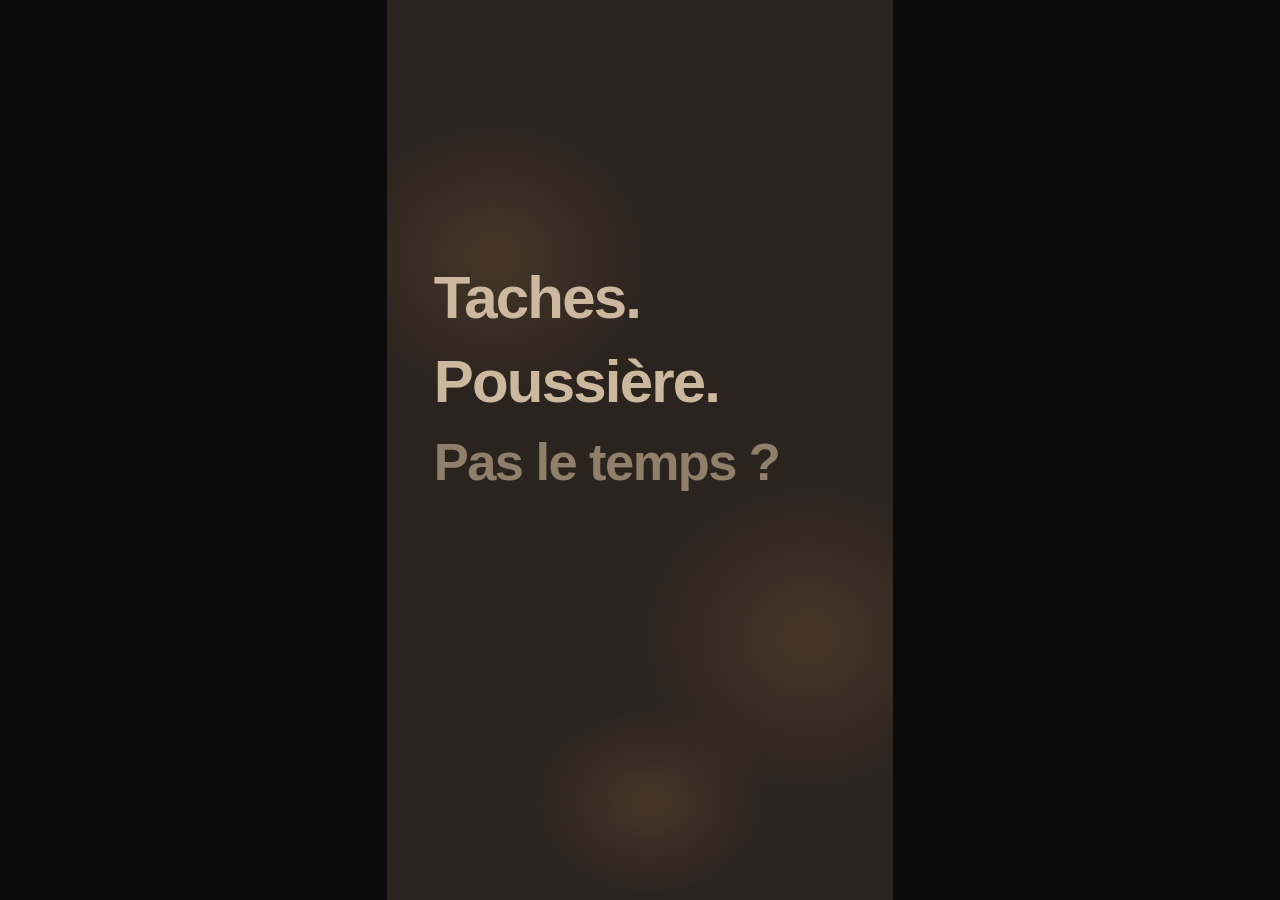
<file: motion/index.html>
<!doctype html>
<html lang="fr">
<head>
<meta charset="utf-8">
<title>CleanUp — promo 16 s</title>
<meta name="viewport" content="width=device-width,initial-scale=1">
<link rel="stylesheet" href="src/style.css">
</head>
<body>
<div id="stage">

  <!-- Scène 1 : accroche (sale → propre) -->
  <section id="s1" class="layer">
    <div id="dirty" class="layer">
      <div class="blot" style="left:-120px;top:240px;width:700px;height:620px"></div>
      <div class="blot" style="left:520px;top:1010px;width:760px;height:700px"></div>
      <div class="blot" style="left:300px;top:1500px;width:520px;height:420px"></div>
      <div id="dirtyInner" class="layer">
        <p class="dl">Taches.</p>
        <p class="dl">Poussière.</p>
        <p class="dl">Pas le temps ?</p>
      </div>
    </div>
    <div id="clean" class="layer">
      <div id="cleanInner" class="layer">
        <p id="cl1">Propre.</p>
        <p id="cl2">Chez vous.</p>
      </div>
    </div>
    <svg id="squeegee" class="layer" viewBox="0 0 1080 1920" width="1080" height="1920">
      <line id="sqLine" x1="0" y1="0" x2="0" y2="1920" stroke="#2EC4F1" stroke-width="10" stroke-linecap="round"/>
    </svg>
  </section>

  <!-- Scène 2 : logo -->
  <div id="s2bg" class="layer"></div>
  <div id="bubbles" class="layer"></div>
  <section id="s2" class="layer">
    <div id="logo">
      <div id="mark">
        <svg viewBox="0 0 120 120" width="220" height="220">
          <defs><linearGradient id="g" x1="0" y1="0" x2="1" y2="1"><stop offset="0" stop-color="#46D2FA"/><stop offset="1" stop-color="#1486B5"/></linearGradient></defs>
          <rect width="120" height="120" rx="34" fill="url(#g)"/>
          <circle cx="54" cy="68" r="26" fill="none" stroke="#fff" stroke-width="7"/>
          <circle cx="86" cy="40" r="9" fill="#fff"/>
          <path d="M40 58 q6 -10 16 -12" fill="none" stroke="#fff" stroke-width="5" stroke-linecap="round" opacity=".85"/>
        </svg>
      </div>
      <div id="word"></div>
      <div id="tag">Nettoyage à domicile · Dakar &amp; Thiès</div>
    </div>
  </section>

  <!-- Scène 3 : services -->
  <section id="s3" class="layer">
    <h2 id="s3t">Trois univers.<br>Une seule équipe.</h2>
    <div id="cards"></div>
  </section>

  <!-- Scène 4 : réservation -->
  <section id="s4" class="layer">
    <h2 id="s4t">Réservez en 2&nbsp;minutes</h2>
    <div id="phone">
      <div id="phoneHead"><span>CleanUp</span><div id="prog"><i></i><i></i><i></i></div></div>
      <div id="steps"></div>
      <div id="success">
        <svg viewBox="0 0 120 120" width="220" height="220">
          <circle id="okC" cx="60" cy="60" r="52" fill="#8EE3C8"/>
          <path id="okP" d="M34 62 L53 80 L88 42" fill="none" stroke="#0B2545" stroke-width="10" stroke-linecap="round" stroke-linejoin="round" pathLength="1"/>
        </svg>
        <p id="okT">Réservation confirmée</p>
        <p id="okS">Équipe assignée · confirmation par SMS</p>
      </div>
    </div>
  </section>

  <!-- Scène 5 : appel à l'action -->
  <section id="s5" class="layer">
    <div id="s5bg" class="layer"></div>
    <div id="s5c">
      <div id="s5mark"></div>
      <h2 class="s5l">Prêt pour<br>le propre ?</h2>
      <p class="s5l" id="s5sub">Réservez votre nettoyage en ligne,<br>on s'occupe du reste.</p>
      <div class="s5l" id="btn">Réserver maintenant</div>
    </div>
  </section>

</div>
<script src="src/tokens.js"></script>
<script src="src/easing.js"></script>
<script src="src/scenes.js"></script>
<script src="src/main.js"></script>
</body>
</html>
</file>
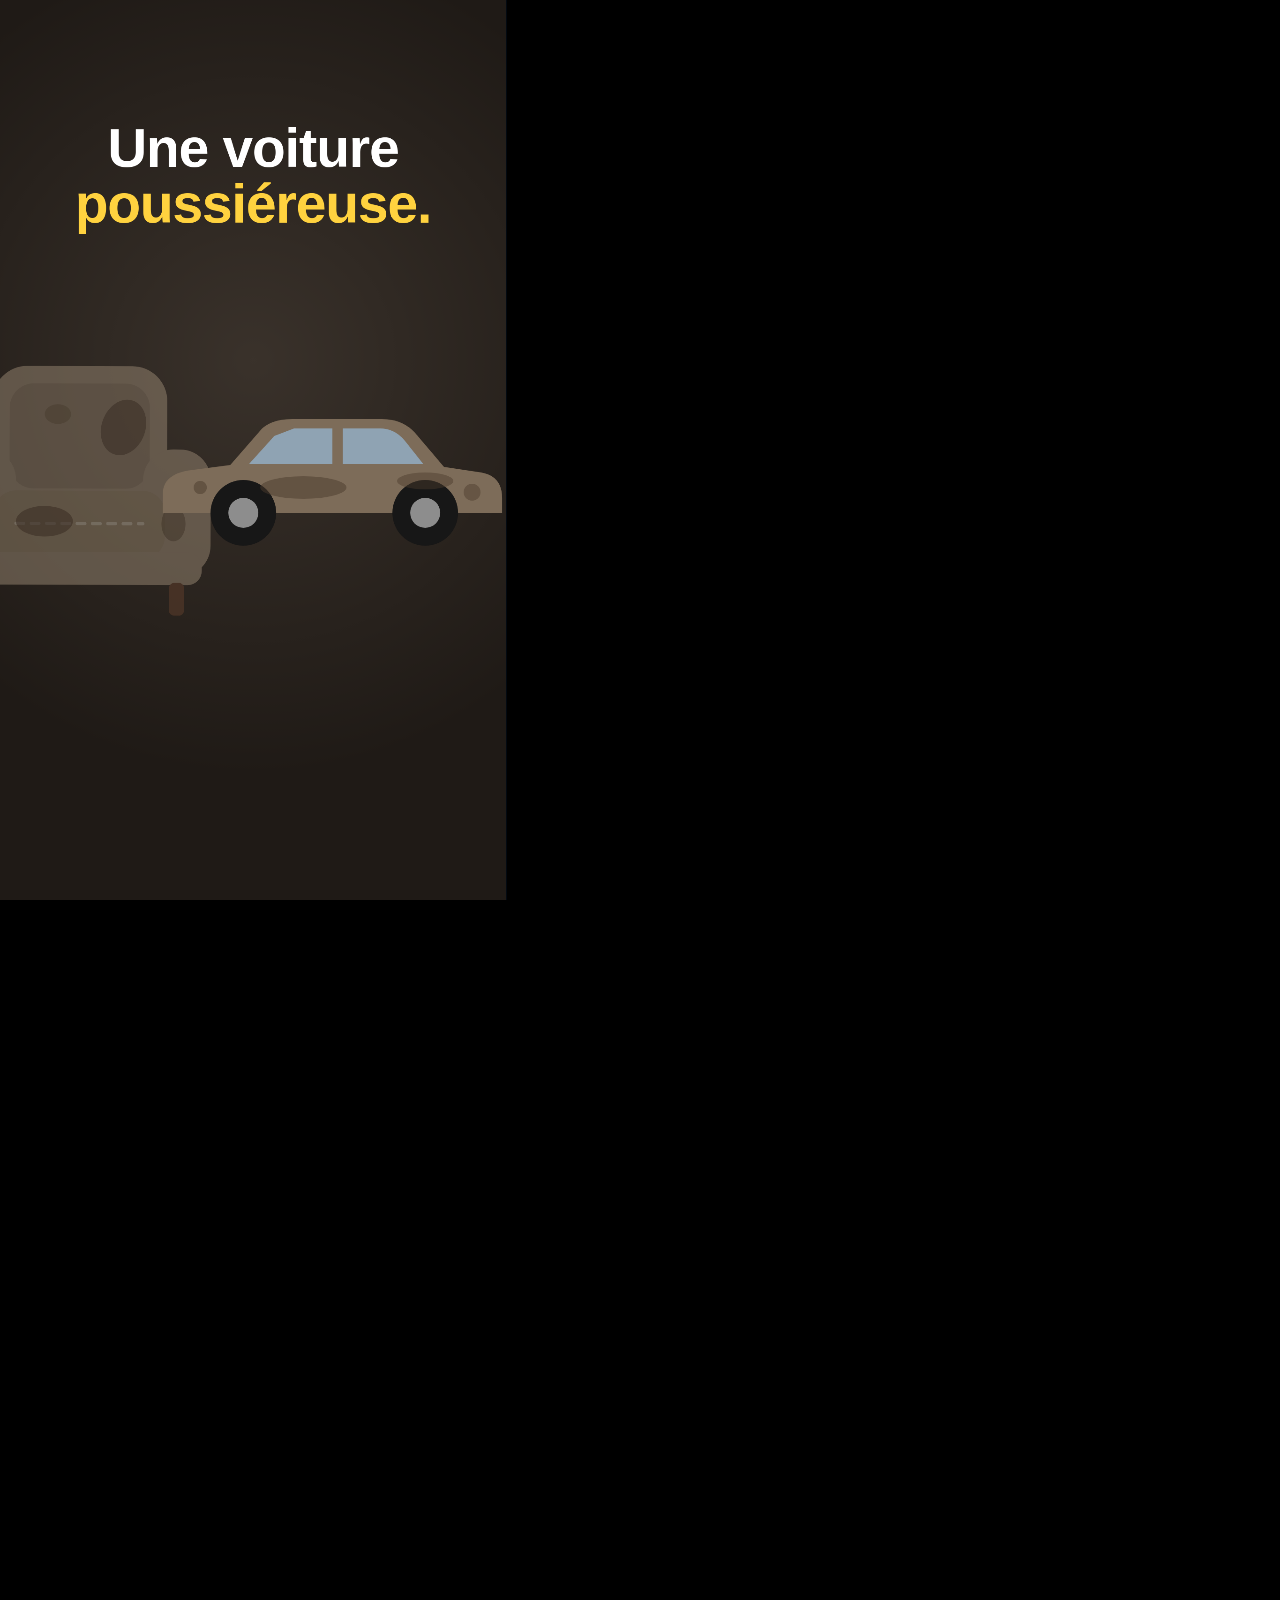
<file: motion/parcours/index.html>
<!doctype html>
<html lang="fr">
<head>
<meta charset="utf-8">
<title>Clean Up — le parcours client en 40 s</title>
<meta name="viewport" content="width=device-width, initial-scale=1">
<link rel="stylesheet" href="style.css">
</head>
<body>
<!-- Aperçu : ouvrir ce fichier (boucle). Image fixe : ?t=12.5   Rendu image par image : node render.cjs -->
<div id="stage"></div>
<script src="vo_timing.js"></script>
<script src="scenes.js"></script>
</body>
</html>
</file>
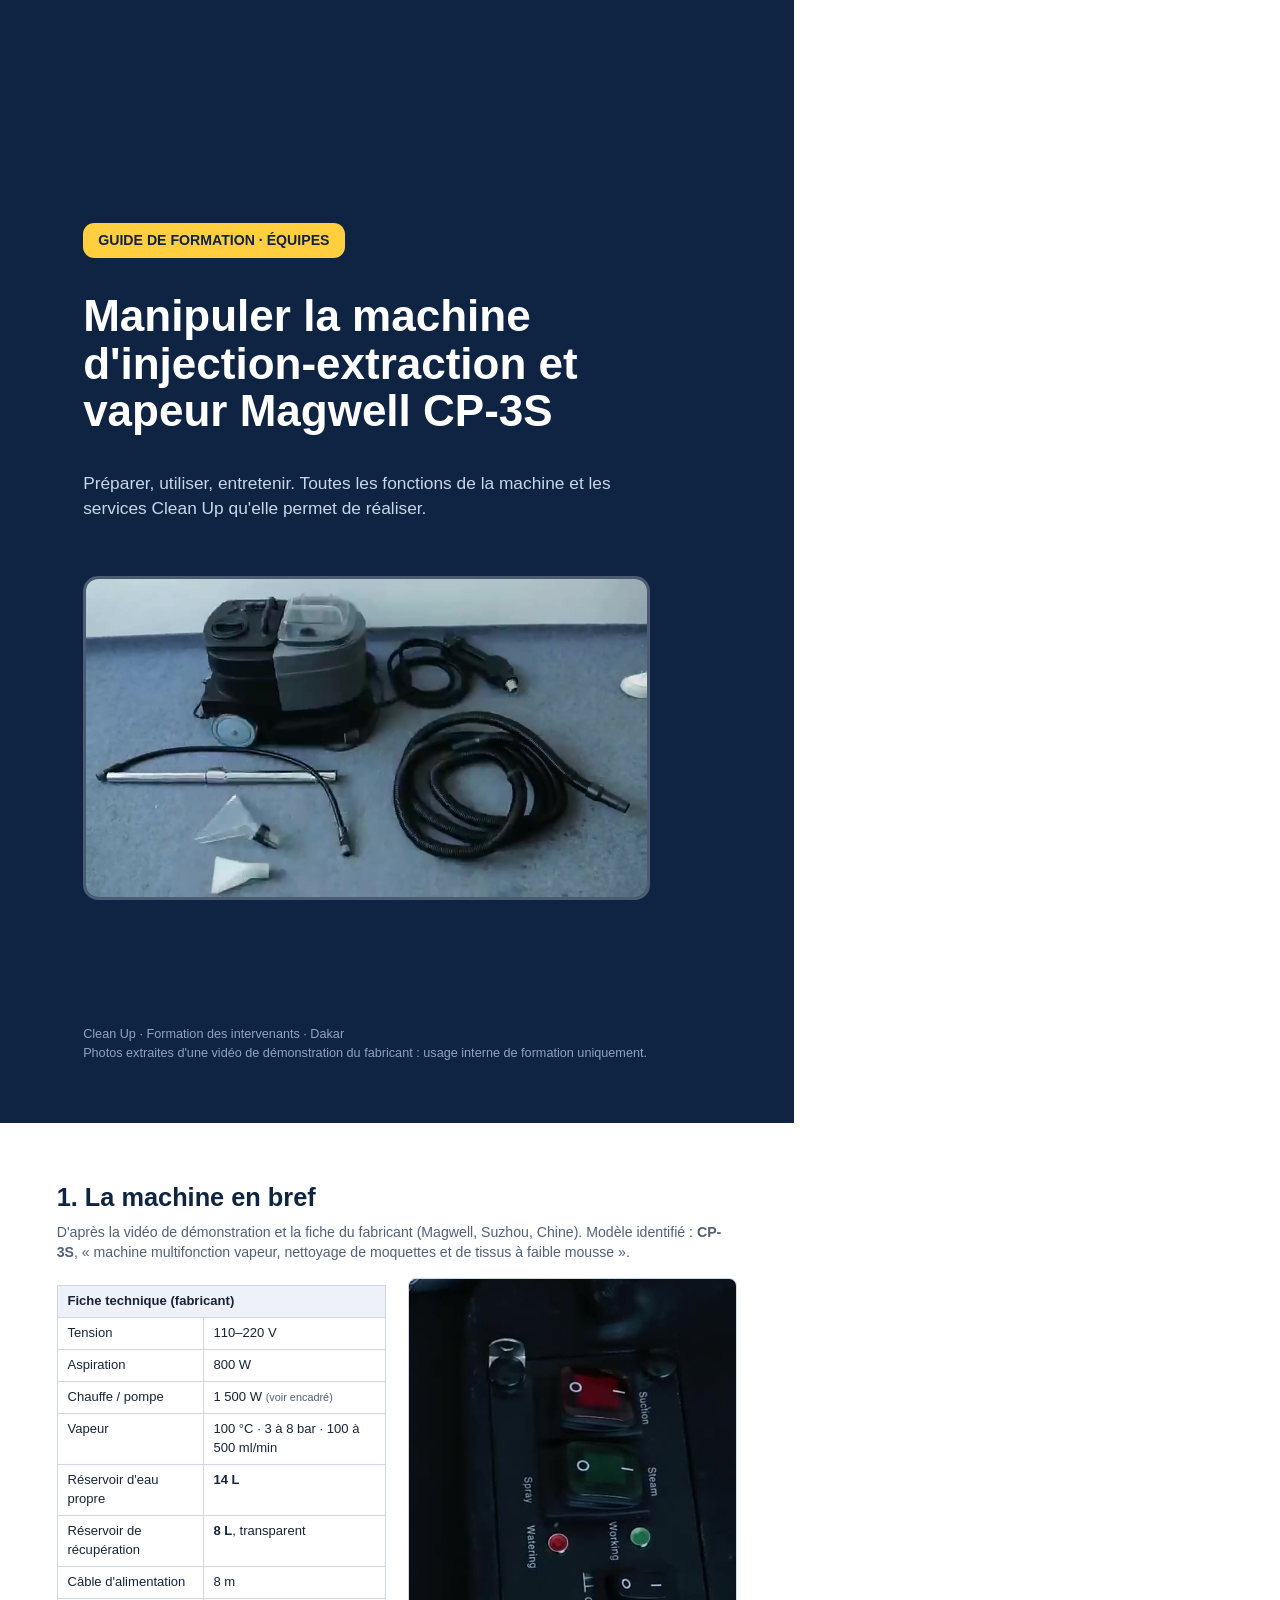
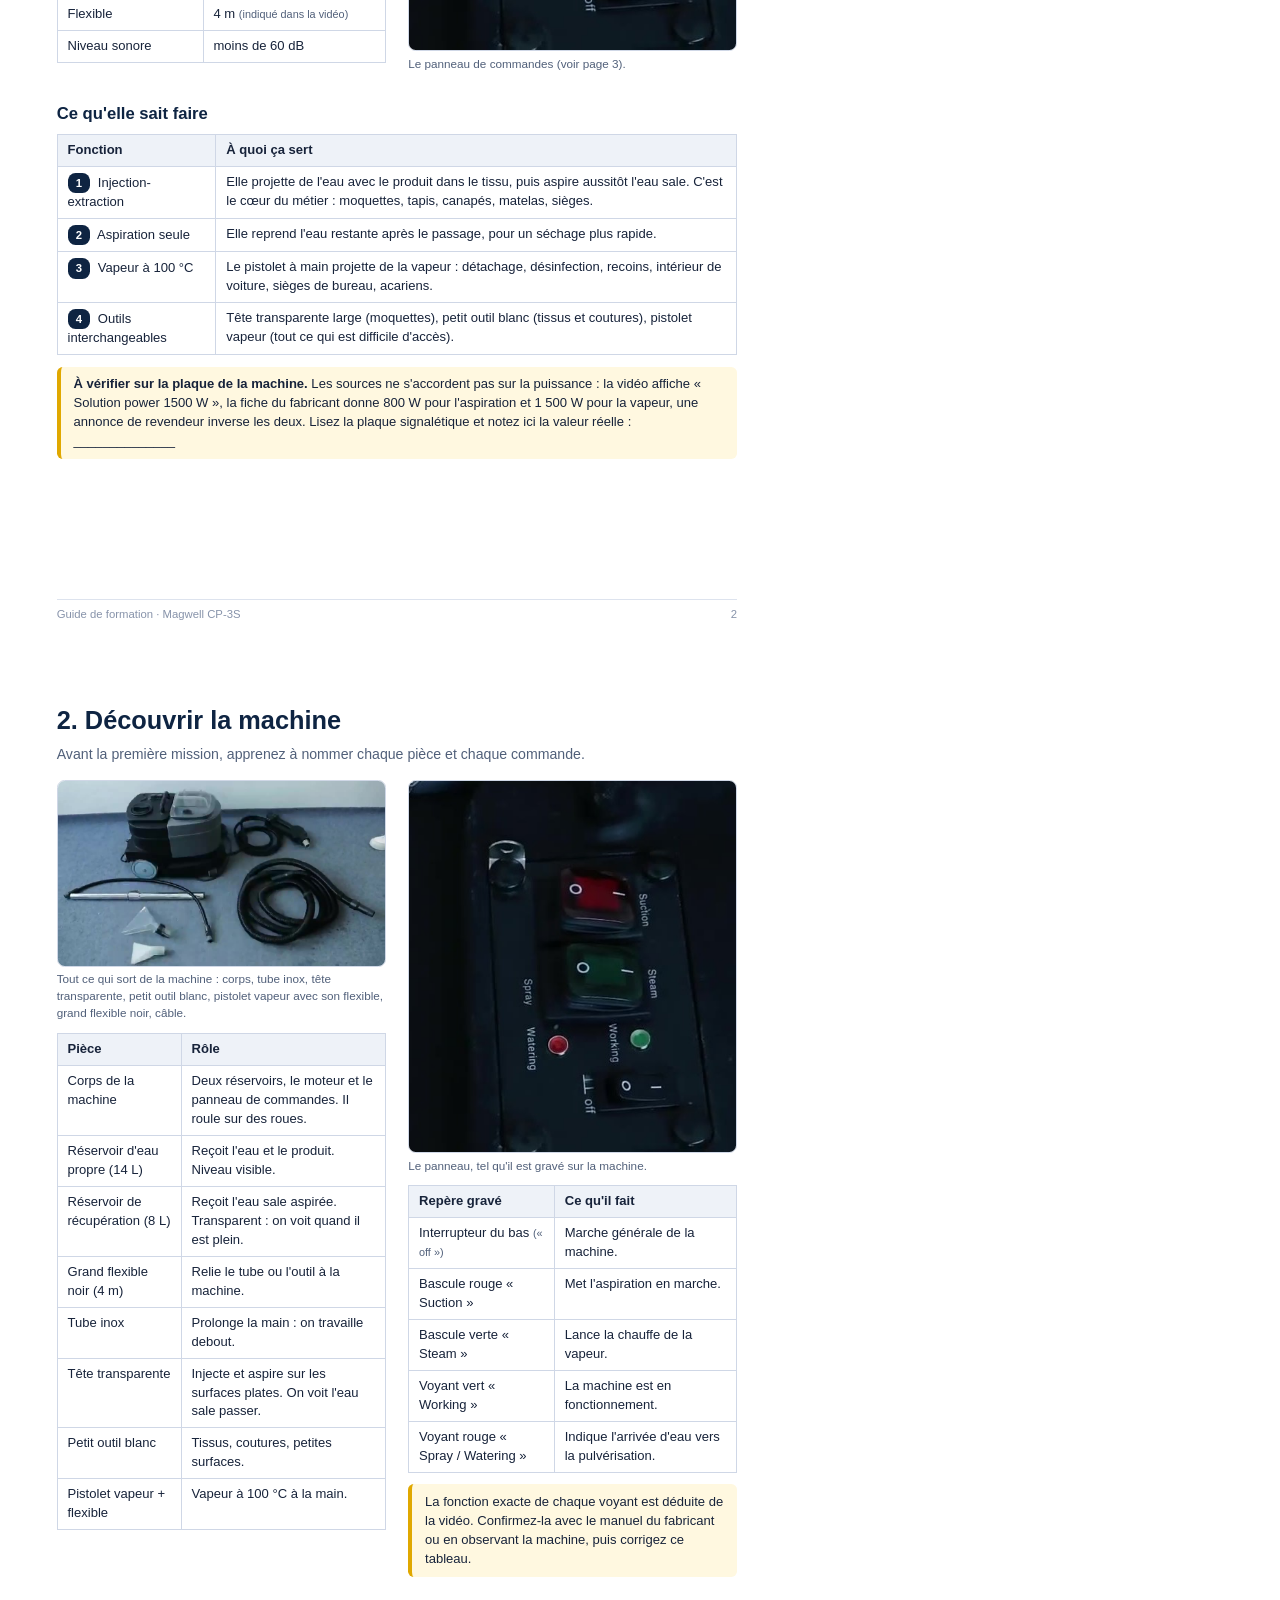
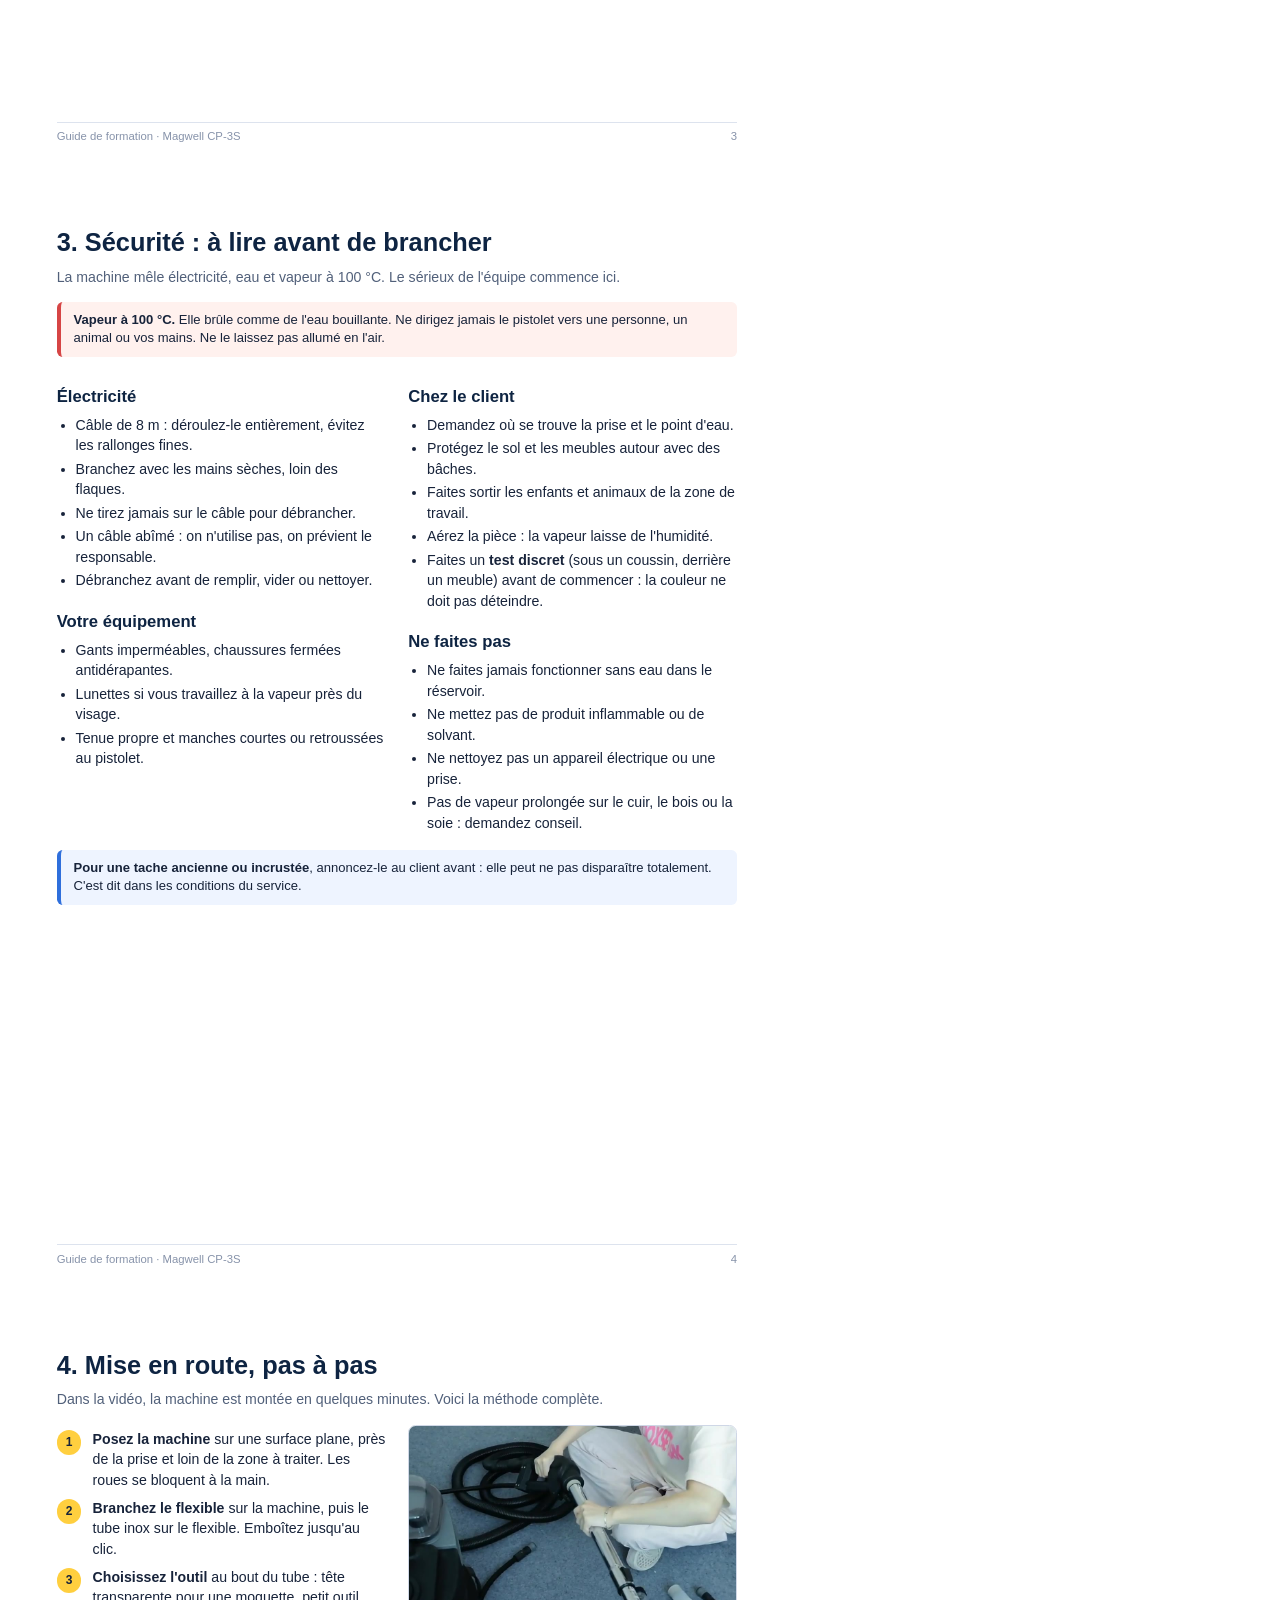
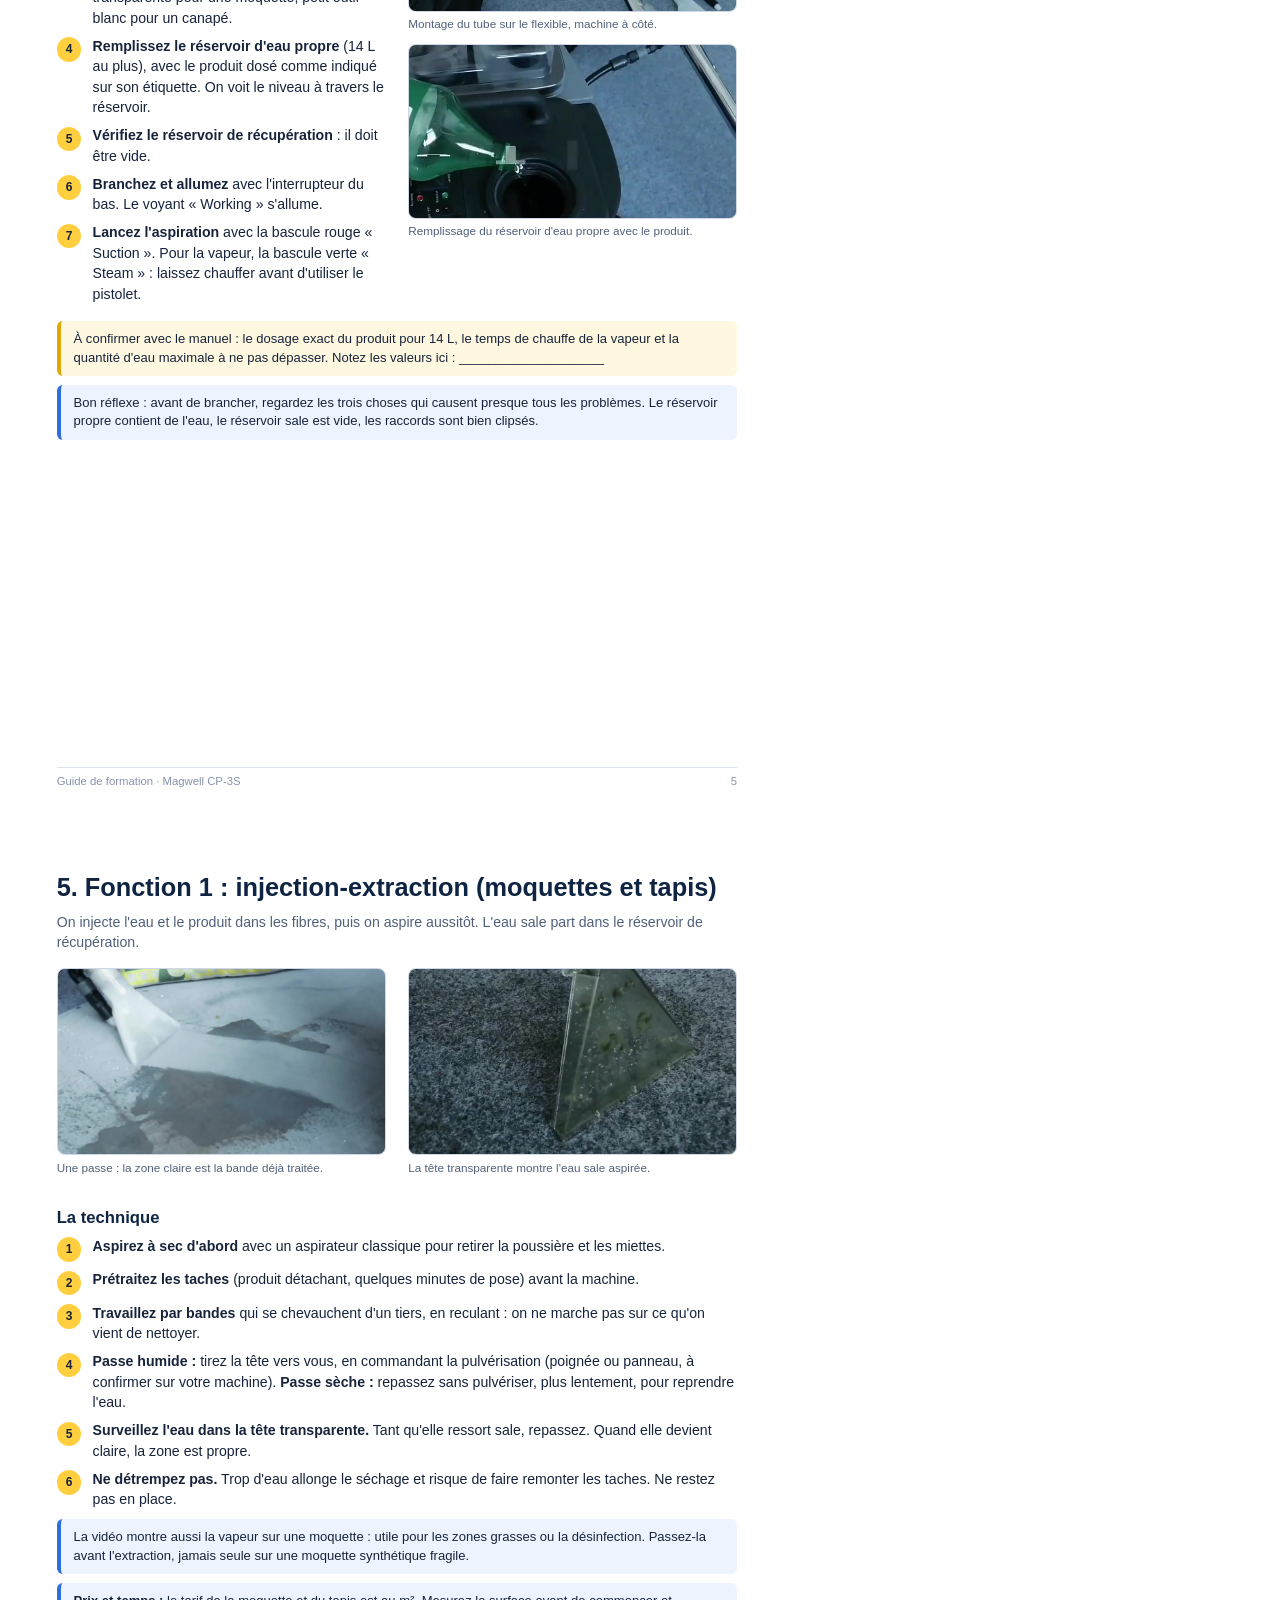
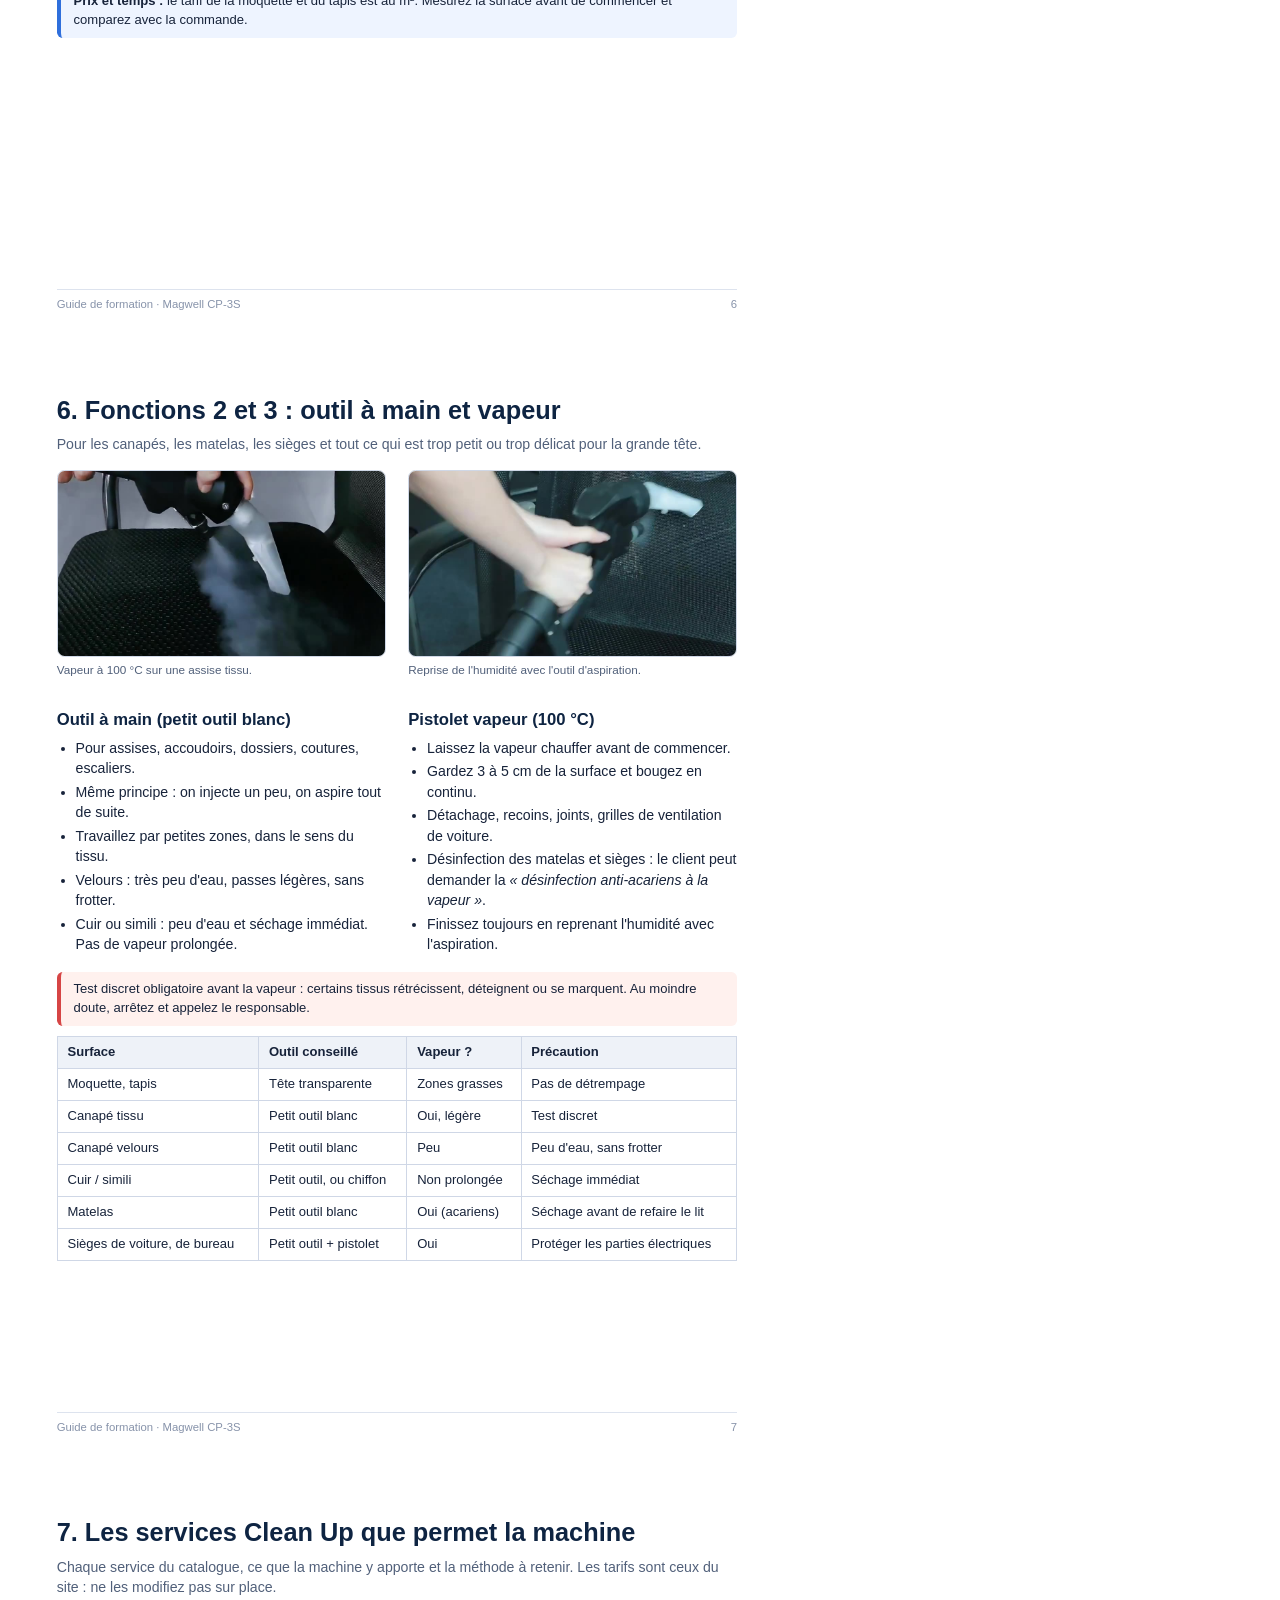
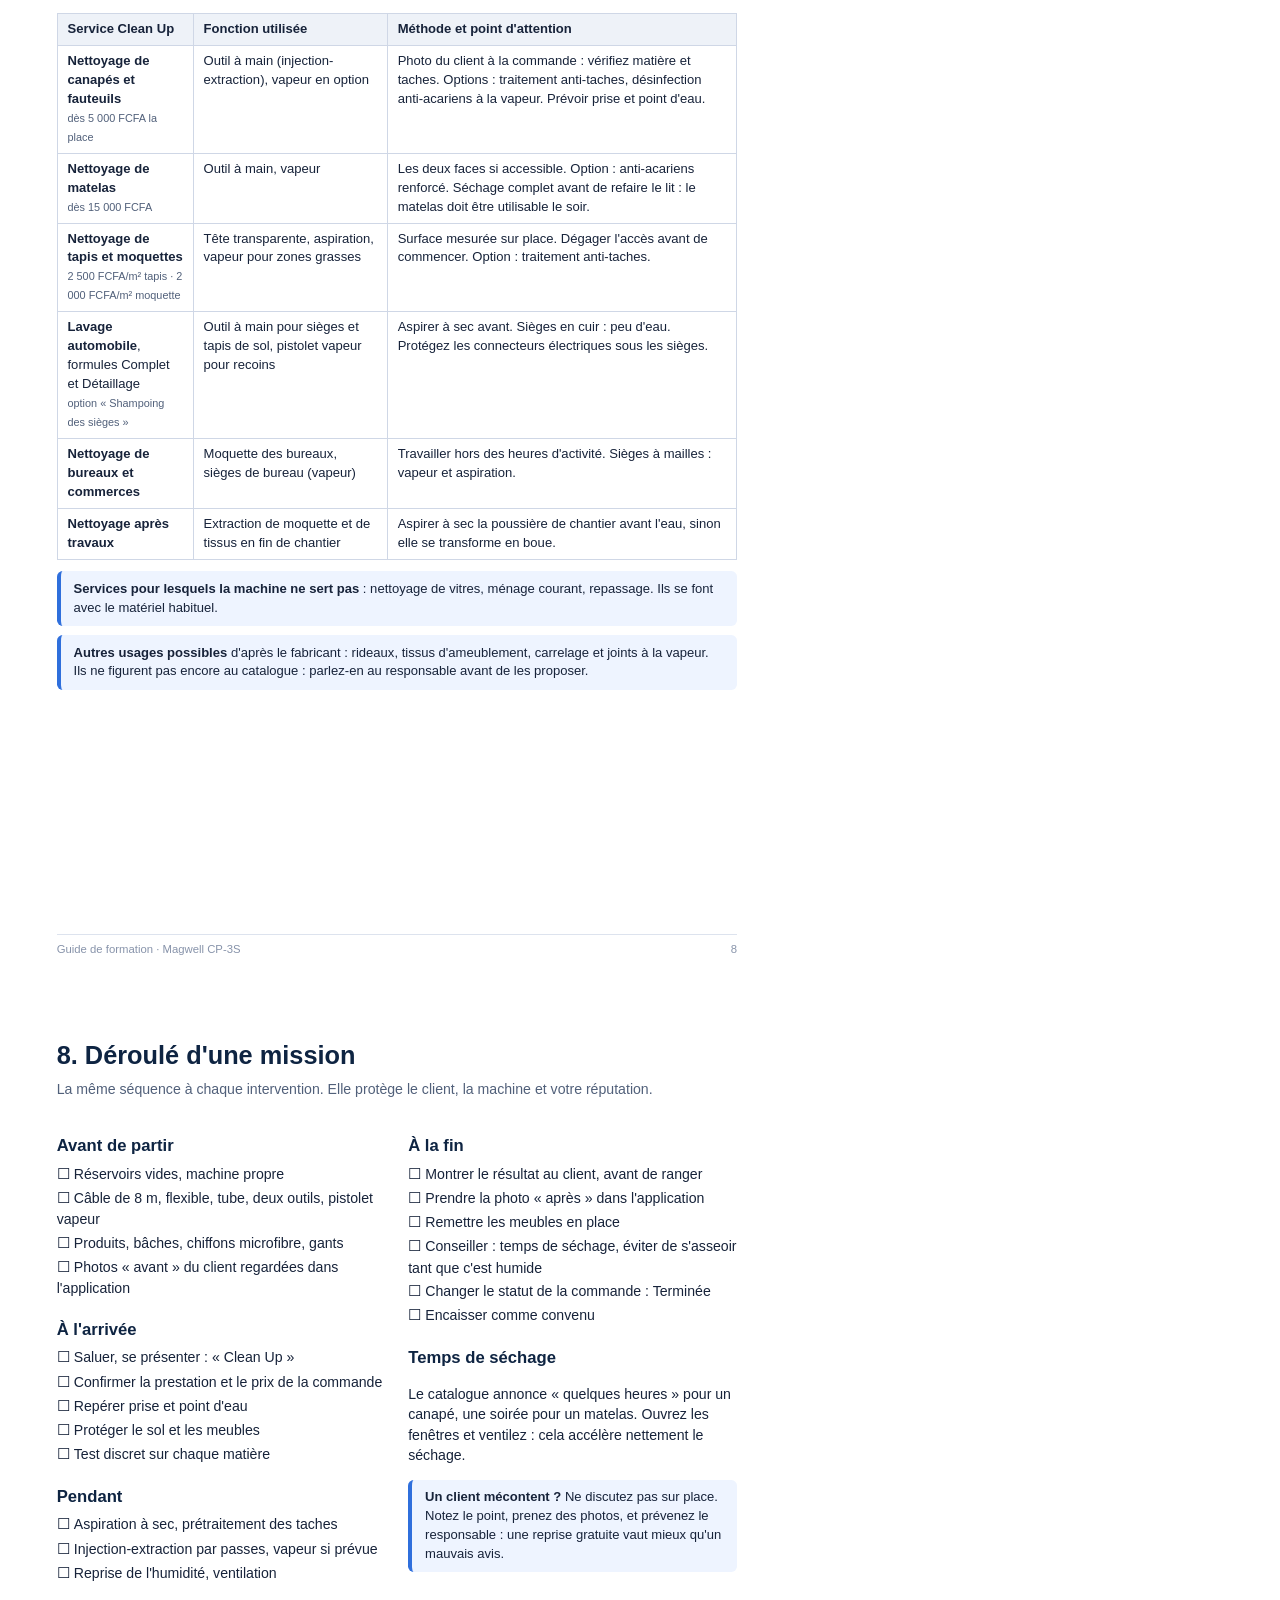
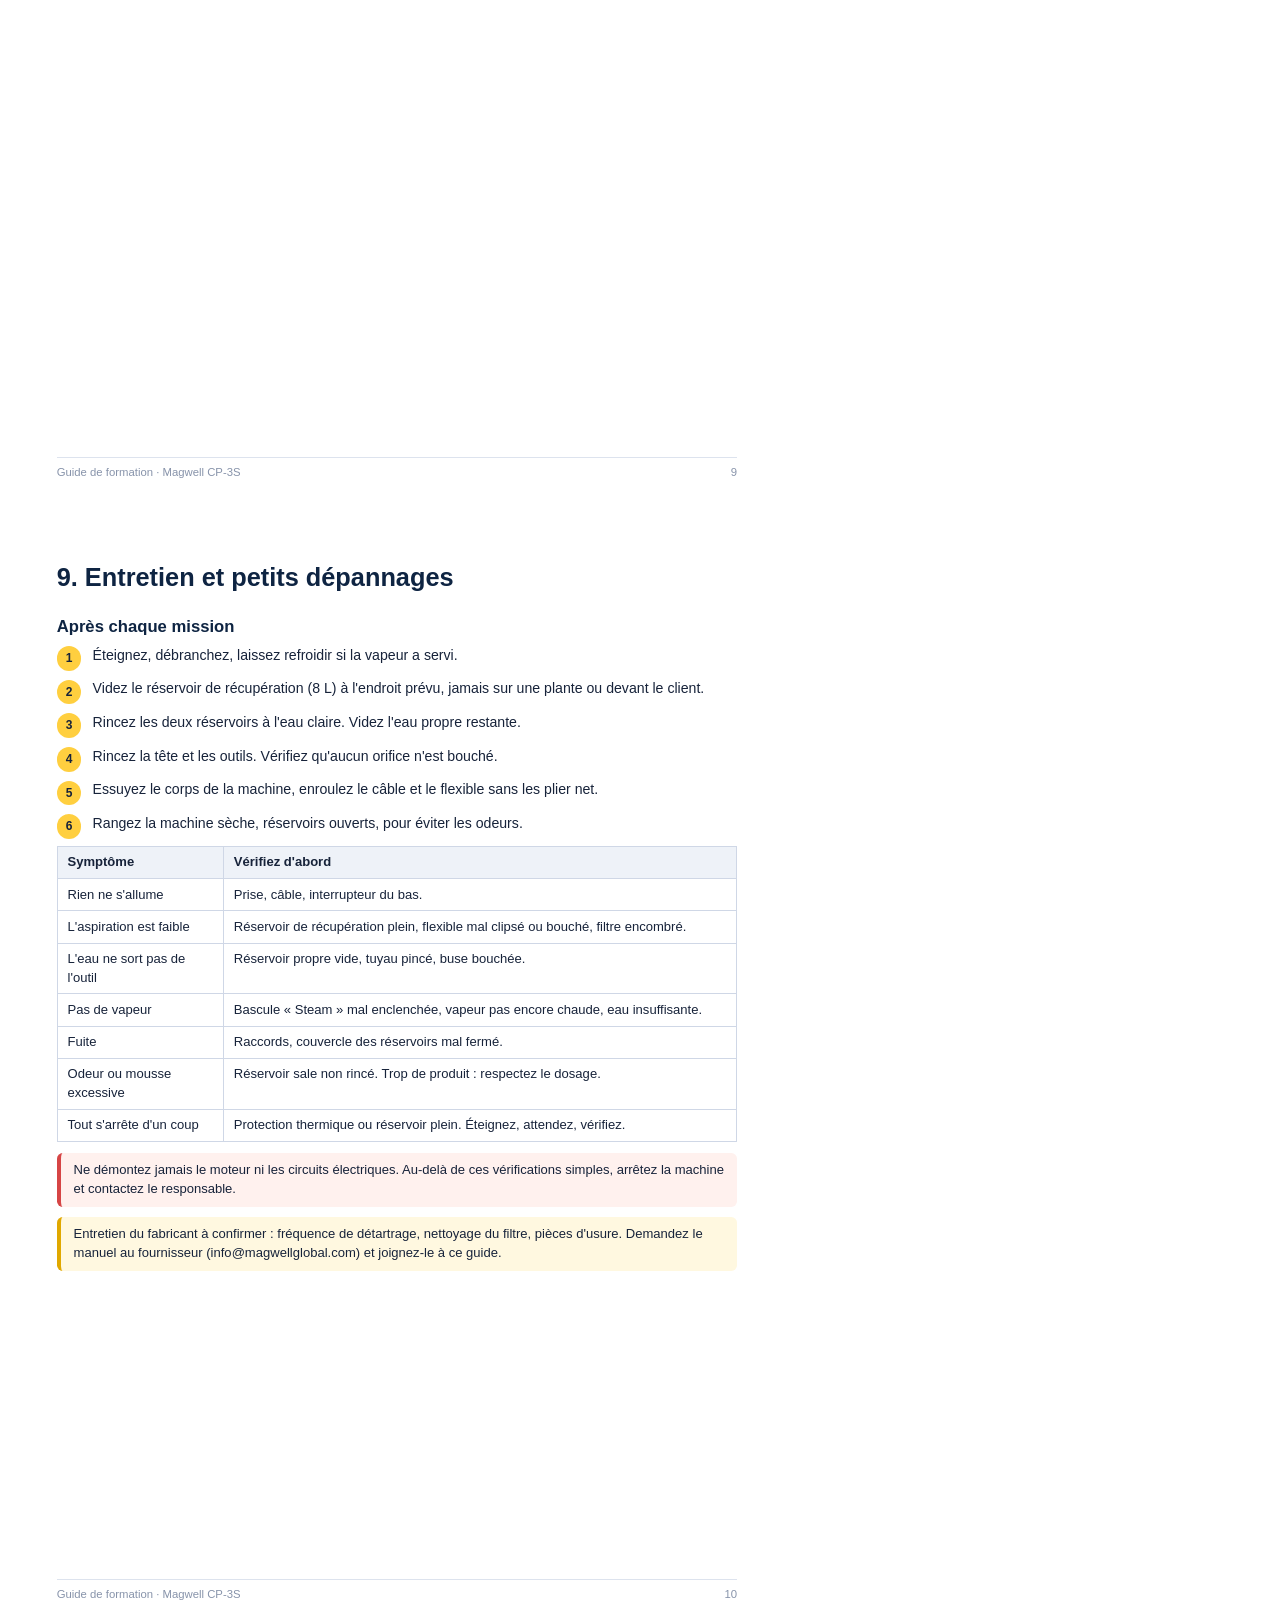
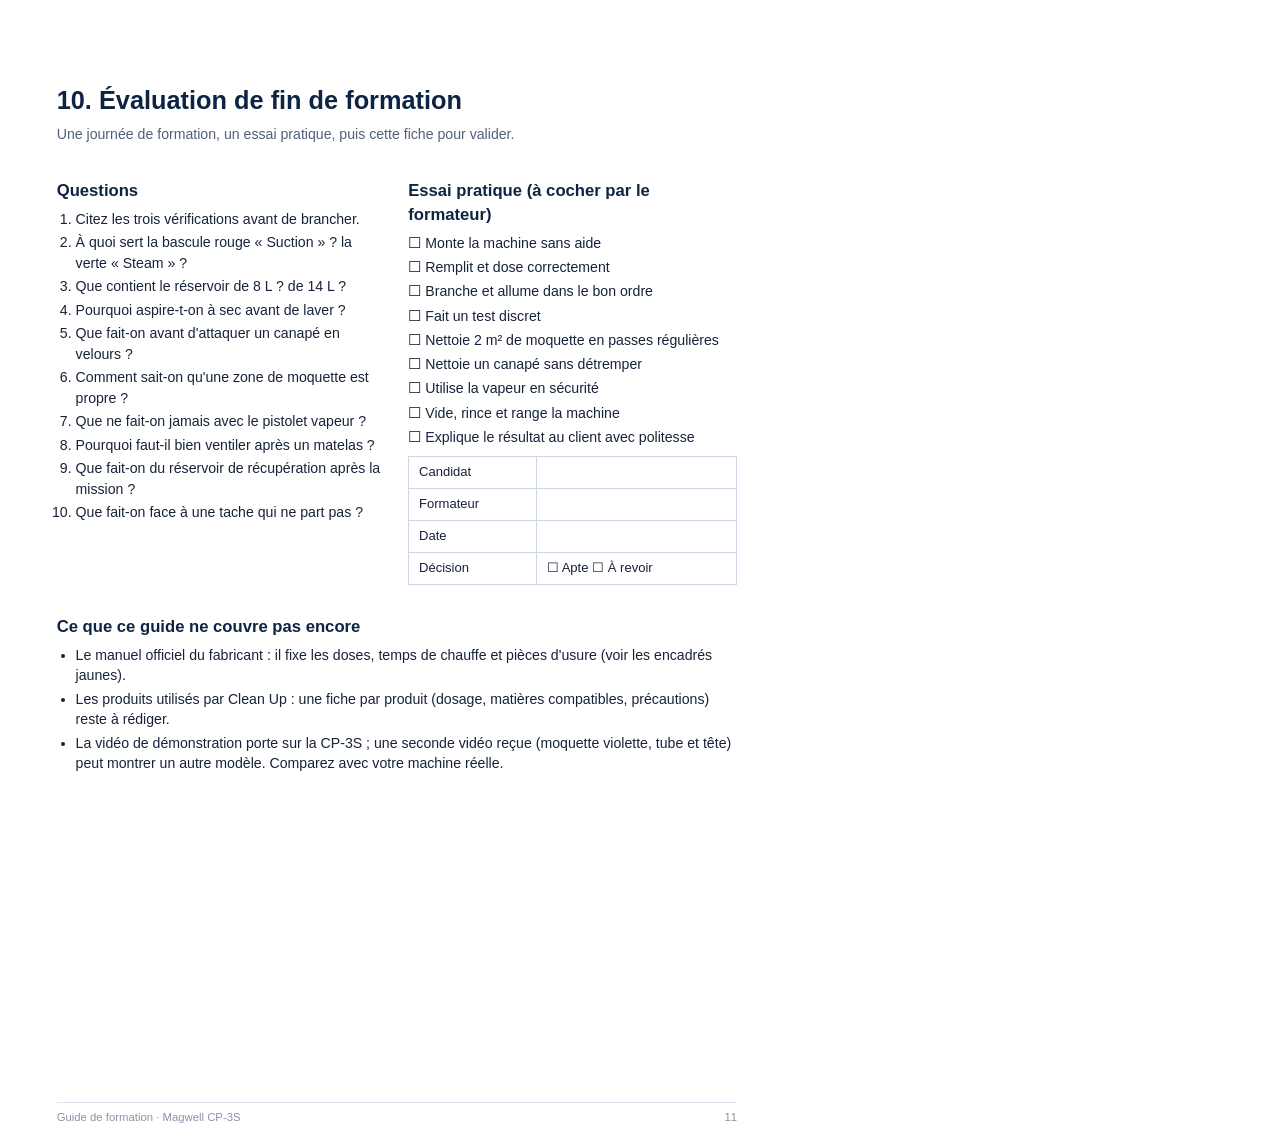
<file: docs/formation/guide-formation-cp3s.html>
<!doctype html>
<html lang="fr"><head><meta charset="utf-8"><title>Guide de formation — machine Magwell CP-3S</title>
<style>
@page{size:A4;margin:0}
*{box-sizing:border-box}
body{margin:0;font:10.6pt/1.45 Inter,"Helvetica Neue",Arial,sans-serif;color:#17233a}
.page{width:210mm;height:297mm;padding:15mm 15mm 16mm;position:relative;page-break-after:always;overflow:hidden}
.page:last-child{page-break-after:auto}
.cover{background:#0e2442;color:#fff;display:flex;flex-direction:column;justify-content:center;padding:22mm}
.cover .tag{align-self:flex-start;background:#ffcf3f;color:#0e2442;font-weight:800;padding:2mm 4mm;border-radius:3mm}
.cover h1{font-size:33pt;line-height:1.08;margin:9mm 0 5mm}
.cover p{font-size:13pt;color:#c9d6ea;max-width:150mm}
.cover img{width:150mm;border-radius:4mm;margin-top:10mm;border:1mm solid rgba(255,255,255,.25)}
.cover .meta{position:absolute;left:22mm;bottom:16mm;font-size:9.5pt;color:#8ea3c4;right:22mm}
h2{font-size:19pt;margin:0 0 1.5mm;color:#0e2442}
h3{font-size:12.5pt;margin:5mm 0 1.5mm;color:#0e2442}
.lead{color:#51607a;margin:0 0 4mm}
.foot{position:absolute;left:15mm;right:15mm;bottom:6mm;font-size:8.5pt;color:#8793aa;display:flex;justify-content:space-between;border-top:.2mm solid #dde3ee;padding-top:1.5mm}
table{border-collapse:collapse;width:100%;font-size:9.8pt;margin:2mm 0 3mm}
td,th{border:.2mm solid #cfd7e6;padding:1.6mm 2.6mm;text-align:left;vertical-align:top}th{background:#eef2f8}
.cols{display:flex;gap:6mm}.cols>*{flex:1}
figure{margin:0 0 3mm}figure img{width:100%;border-radius:2mm;border:.25mm solid #cfd7e6;display:block}
figcaption{font-size:8.8pt;color:#51607a;margin-top:1mm}
.tip,.warn,.todo{padding:2.2mm 3.4mm;border-radius:1.5mm;font-size:9.8pt;margin:2.5mm 0}
.tip{background:#eef4ff;border-left:1.2mm solid #2f6fdc}
.warn{background:#fff1ee;border-left:1.2mm solid #d64545}
.todo{background:#fff8e0;border-left:1.2mm solid #e0a800}
ol.steps{margin:1mm 0 0;padding:0;list-style:none;counter-reset:s}
ol.steps li{counter-increment:s;display:flex;gap:3mm;margin-bottom:2mm}
ol.steps li::before{content:counter(s);flex:0 0 6.5mm;height:6.5mm;border-radius:50%;background:#ffcf3f;font-weight:800;font-size:9pt;text-align:center;line-height:6.5mm;margin-top:.4mm}
ul{margin:1mm 0 2mm;padding-left:5mm}li{margin-bottom:.8mm}
.ck li{list-style:none;margin-left:-5mm}.ck li::before{content:"☐ ";font-size:11pt}
.badge{display:inline-block;background:#0e2442;color:#fff;border-radius:2mm;padding:.5mm 2.2mm;font-size:8.5pt;font-weight:700;margin-right:1mm}
small{color:#51607a}
</style></head><body>

<!-- 1 · couverture -->
<section class="page cover"><span class="tag">GUIDE DE FORMATION · ÉQUIPES</span>
<h1>Manipuler la machine d'injection-extraction et vapeur Magwell CP-3S</h1>
<p>Préparer, utiliser, entretenir. Toutes les fonctions de la machine et les services Clean Up qu'elle permet de réaliser.</p>
<img src="img/acc.jpg" alt="La machine et ses accessoires">
<div class="meta">Clean Up · Formation des intervenants · Dakar<br>Photos extraites d'une vidéo de démonstration du fabricant : usage interne de formation uniquement.</div></section>

<!-- 2 · identité -->
<section class="page"><h2>1. La machine en bref</h2>
<p class="lead">D'après la vidéo de démonstration et la fiche du fabricant (Magwell, Suzhou, Chine). Modèle identifié : <strong>CP-3S</strong>, « machine multifonction vapeur, nettoyage de moquettes et de tissus à faible mousse ».</p>
<div class="cols"><div>
<table><tr><th colspan="2">Fiche technique (fabricant)</th></tr>
<tr><td>Tension</td><td>110–220 V</td></tr>
<tr><td>Aspiration</td><td>800 W</td></tr>
<tr><td>Chauffe / pompe</td><td>1 500 W <small>(voir encadré)</small></td></tr>
<tr><td>Vapeur</td><td>100 °C · 3 à 8 bar · 100 à 500 ml/min</td></tr>
<tr><td>Réservoir d'eau propre</td><td><strong>14 L</strong></td></tr>
<tr><td>Réservoir de récupération</td><td><strong>8 L</strong>, transparent</td></tr>
<tr><td>Câble d'alimentation</td><td>8 m</td></tr>
<tr><td>Flexible</td><td>4 m <small>(indiqué dans la vidéo)</small></td></tr>
<tr><td>Niveau sonore</td><td>moins de 60 dB</td></tr></table></div>
<div><figure><img src="img/panel.jpg"><figcaption>Le panneau de commandes (voir page 3).</figcaption></figure></div></div>
<h3>Ce qu'elle sait faire</h3>
<table><tr><th style="width:42mm">Fonction</th><th>À quoi ça sert</th></tr>
<tr><td><span class="badge">1</span> Injection-extraction</td><td>Elle projette de l'eau avec le produit dans le tissu, puis aspire aussitôt l'eau sale. C'est le cœur du métier : moquettes, tapis, canapés, matelas, sièges.</td></tr>
<tr><td><span class="badge">2</span> Aspiration seule</td><td>Elle reprend l'eau restante après le passage, pour un séchage plus rapide.</td></tr>
<tr><td><span class="badge">3</span> Vapeur à 100 °C</td><td>Le pistolet à main projette de la vapeur : détachage, désinfection, recoins, intérieur de voiture, sièges de bureau, acariens.</td></tr>
<tr><td><span class="badge">4</span> Outils interchangeables</td><td>Tête transparente large (moquettes), petit outil blanc (tissus et coutures), pistolet vapeur (tout ce qui est difficile d'accès).</td></tr></table>
<div class="todo"><strong>À vérifier sur la plaque de la machine.</strong> Les sources ne s'accordent pas sur la puissance : la vidéo affiche « Solution power 1500 W », la fiche du fabricant donne 800 W pour l'aspiration et 1 500 W pour la vapeur, une annonce de revendeur inverse les deux. Lisez la plaque signalétique et notez ici la valeur réelle : ______________</div>
<div class="foot"><span>Guide de formation · Magwell CP-3S</span><span>2</span></div></section>

<!-- 3 · découvrir -->
<section class="page"><h2>2. Découvrir la machine</h2>
<p class="lead">Avant la première mission, apprenez à nommer chaque pièce et chaque commande.</p>
<div class="cols"><div>
<figure><img src="img/acc.jpg"><figcaption>Tout ce qui sort de la machine : corps, tube inox, tête transparente, petit outil blanc, pistolet vapeur avec son flexible, grand flexible noir, câble.</figcaption></figure>
<table><tr><th>Pièce</th><th>Rôle</th></tr>
<tr><td>Corps de la machine</td><td>Deux réservoirs, le moteur et le panneau de commandes. Il roule sur des roues.</td></tr>
<tr><td>Réservoir d'eau propre (14 L)</td><td>Reçoit l'eau et le produit. Niveau visible.</td></tr>
<tr><td>Réservoir de récupération (8 L)</td><td>Reçoit l'eau sale aspirée. Transparent : on voit quand il est plein.</td></tr>
<tr><td>Grand flexible noir (4 m)</td><td>Relie le tube ou l'outil à la machine.</td></tr>
<tr><td>Tube inox</td><td>Prolonge la main : on travaille debout.</td></tr>
<tr><td>Tête transparente</td><td>Injecte et aspire sur les surfaces plates. On voit l'eau sale passer.</td></tr>
<tr><td>Petit outil blanc</td><td>Tissus, coutures, petites surfaces.</td></tr>
<tr><td>Pistolet vapeur + flexible</td><td>Vapeur à 100 °C à la main.</td></tr></table></div>
<div>
<figure><img src="img/panel.jpg"><figcaption>Le panneau, tel qu'il est gravé sur la machine.</figcaption></figure>
<table><tr><th>Repère gravé</th><th>Ce qu'il fait</th></tr>
<tr><td>Interrupteur du bas <small>(« off »)</small></td><td>Marche générale de la machine.</td></tr>
<tr><td>Bascule rouge « Suction »</td><td>Met l'aspiration en marche.</td></tr>
<tr><td>Bascule verte « Steam »</td><td>Lance la chauffe de la vapeur.</td></tr>
<tr><td>Voyant vert « Working »</td><td>La machine est en fonctionnement.</td></tr>
<tr><td>Voyant rouge « Spray / Watering »</td><td>Indique l'arrivée d'eau vers la pulvérisation.</td></tr></table>
<div class="todo">La fonction exacte de chaque voyant est déduite de la vidéo. Confirmez-la avec le manuel du fabricant ou en observant la machine, puis corrigez ce tableau.</div></div></div>
<div class="foot"><span>Guide de formation · Magwell CP-3S</span><span>3</span></div></section>

<!-- 4 · sécurité -->
<section class="page"><h2>3. Sécurité : à lire avant de brancher</h2>
<p class="lead">La machine mêle électricité, eau et vapeur à 100 °C. Le sérieux de l'équipe commence ici.</p>
<div class="warn"><strong>Vapeur à 100 °C.</strong> Elle brûle comme de l'eau bouillante. Ne dirigez jamais le pistolet vers une personne, un animal ou vos mains. Ne le laissez pas allumé en l'air.</div>
<div class="cols"><div>
<h3>Électricité</h3><ul><li>Câble de 8 m : déroulez-le entièrement, évitez les rallonges fines.</li><li>Branchez avec les mains sèches, loin des flaques.</li><li>Ne tirez jamais sur le câble pour débrancher.</li><li>Un câble abîmé : on n'utilise pas, on prévient le responsable.</li><li>Débranchez avant de remplir, vider ou nettoyer.</li></ul>
<h3>Votre équipement</h3><ul><li>Gants imperméables, chaussures fermées antidérapantes.</li><li>Lunettes si vous travaillez à la vapeur près du visage.</li><li>Tenue propre et manches courtes ou retroussées au pistolet.</li></ul></div>
<div>
<h3>Chez le client</h3><ul><li>Demandez où se trouve la prise et le point d'eau.</li><li>Protégez le sol et les meubles autour avec des bâches.</li><li>Faites sortir les enfants et animaux de la zone de travail.</li><li>Aérez la pièce : la vapeur laisse de l'humidité.</li><li>Faites un <strong>test discret</strong> (sous un coussin, derrière un meuble) avant de commencer : la couleur ne doit pas déteindre.</li></ul>
<h3>Ne faites pas</h3><ul><li>Ne faites jamais fonctionner sans eau dans le réservoir.</li><li>Ne mettez pas de produit inflammable ou de solvant.</li><li>Ne nettoyez pas un appareil électrique ou une prise.</li><li>Pas de vapeur prolongée sur le cuir, le bois ou la soie : demandez conseil.</li></ul></div></div>
<div class="tip"><strong>Pour une tache ancienne ou incrustée</strong>, annoncez-le au client avant : elle peut ne pas disparaître totalement. C'est dit dans les conditions du service.</div>
<div class="foot"><span>Guide de formation · Magwell CP-3S</span><span>4</span></div></section>

<!-- 5 · mise en route -->
<section class="page"><h2>4. Mise en route, pas à pas</h2>
<p class="lead">Dans la vidéo, la machine est montée en quelques minutes. Voici la méthode complète.</p>
<div class="cols"><div>
<ol class="steps">
<li><span><strong>Posez la machine</strong> sur une surface plane, près de la prise et loin de la zone à traiter. Les roues se bloquent à la main.</span></li>
<li><span><strong>Branchez le flexible</strong> sur la machine, puis le tube inox sur le flexible. Emboîtez jusqu'au clic.</span></li>
<li><span><strong>Choisissez l'outil</strong> au bout du tube : tête transparente pour une moquette, petit outil blanc pour un canapé.</span></li>
<li><span><strong>Remplissez le réservoir d'eau propre</strong> (14 L au plus), avec le produit dosé comme indiqué sur son étiquette. On voit le niveau à travers le réservoir.</span></li>
<li><span><strong>Vérifiez le réservoir de récupération</strong> : il doit être vide.</span></li>
<li><span><strong>Branchez et allumez</strong> avec l'interrupteur du bas. Le voyant « Working » s'allume.</span></li>
<li><span><strong>Lancez l'aspiration</strong> avec la bascule rouge « Suction ». Pour la vapeur, la bascule verte « Steam » : laissez chauffer avant d'utiliser le pistolet.</span></li></ol></div>
<div><figure><img src="img/hose.jpg"><figcaption>Montage du tube sur le flexible, machine à côté.</figcaption></figure>
<figure><img src="img/fill.jpg"><figcaption>Remplissage du réservoir d'eau propre avec le produit.</figcaption></figure></div></div>
<div class="todo">À confirmer avec le manuel : le dosage exact du produit pour 14 L, le temps de chauffe de la vapeur et la quantité d'eau maximale à ne pas dépasser. Notez les valeurs ici : ____________________</div>
<div class="tip">Bon réflexe : avant de brancher, regardez les trois choses qui causent presque tous les problèmes. Le réservoir propre contient de l'eau, le réservoir sale est vide, les raccords sont bien clipsés.</div>
<div class="foot"><span>Guide de formation · Magwell CP-3S</span><span>5</span></div></section>

<!-- 6 · injection-extraction -->
<section class="page"><h2>5. Fonction 1 : injection-extraction (moquettes et tapis)</h2>
<p class="lead">On injecte l'eau et le produit dans les fibres, puis on aspire aussitôt. L'eau sale part dans le réservoir de récupération.</p>
<div class="cols"><figure><img src="img/carpet1.jpg"><figcaption>Une passe : la zone claire est la bande déjà traitée.</figcaption></figure><figure><img src="img/dirtyhead.jpg"><figcaption>La tête transparente montre l'eau sale aspirée.</figcaption></figure></div>
<h3>La technique</h3>
<ol class="steps"><li><span><strong>Aspirez à sec d'abord</strong> avec un aspirateur classique pour retirer la poussière et les miettes.</span></li>
<li><span><strong>Prétraitez les taches</strong> (produit détachant, quelques minutes de pose) avant la machine.</span></li>
<li><span><strong>Travaillez par bandes</strong> qui se chevauchent d'un tiers, en reculant : on ne marche pas sur ce qu'on vient de nettoyer.</span></li>
<li><span><strong>Passe humide :</strong> tirez la tête vers vous, en commandant la pulvérisation (poignée ou panneau, à confirmer sur votre machine). <strong>Passe sèche :</strong> repassez sans pulvériser, plus lentement, pour reprendre l'eau.</span></li>
<li><span><strong>Surveillez l'eau dans la tête transparente.</strong> Tant qu'elle ressort sale, repassez. Quand elle devient claire, la zone est propre.</span></li>
<li><span><strong>Ne détrempez pas.</strong> Trop d'eau allonge le séchage et risque de faire remonter les taches. Ne restez pas en place.</span></li></ol>
<div class="tip">La vidéo montre aussi la vapeur sur une moquette : utile pour les zones grasses ou la désinfection. Passez-la avant l'extraction, jamais seule sur une moquette synthétique fragile.</div>
<div class="tip"><strong>Prix et temps :</strong> le tarif de la moquette et du tapis est au m². Mesurez la surface avant de commencer et comparez avec la commande.</div>
<div class="foot"><span>Guide de formation · Magwell CP-3S</span><span>6</span></div></section>

<!-- 7 · outil main + vapeur -->
<section class="page"><h2>6. Fonctions 2 et 3 : outil à main et vapeur</h2>
<p class="lead">Pour les canapés, les matelas, les sièges et tout ce qui est trop petit ou trop délicat pour la grande tête.</p>
<div class="cols"><figure><img src="img/steam1.jpg"><figcaption>Vapeur à 100 °C sur une assise tissu.</figcaption></figure><figure><img src="img/steam2.jpg"><figcaption>Reprise de l'humidité avec l'outil d'aspiration.</figcaption></figure></div>
<div class="cols"><div>
<h3>Outil à main (petit outil blanc)</h3><ul><li>Pour assises, accoudoirs, dossiers, coutures, escaliers.</li><li>Même principe : on injecte un peu, on aspire tout de suite.</li><li>Travaillez par petites zones, dans le sens du tissu.</li><li>Velours : très peu d'eau, passes légères, sans frotter.</li><li>Cuir ou simili : peu d'eau et séchage immédiat. Pas de vapeur prolongée.</li></ul></div>
<div>
<h3>Pistolet vapeur (100 °C)</h3><ul><li>Laissez la vapeur chauffer avant de commencer.</li><li>Gardez 3 à 5 cm de la surface et bougez en continu.</li><li>Détachage, recoins, joints, grilles de ventilation de voiture.</li><li>Désinfection des matelas et sièges : le client peut demander la <em>« désinfection anti-acariens à la vapeur »</em>.</li><li>Finissez toujours en reprenant l'humidité avec l'aspiration.</li></ul></div></div>
<div class="warn">Test discret obligatoire avant la vapeur : certains tissus rétrécissent, déteignent ou se marquent. Au moindre doute, arrêtez et appelez le responsable.</div>
<table><tr><th>Surface</th><th>Outil conseillé</th><th>Vapeur ?</th><th>Précaution</th></tr>
<tr><td>Moquette, tapis</td><td>Tête transparente</td><td>Zones grasses</td><td>Pas de détrempage</td></tr>
<tr><td>Canapé tissu</td><td>Petit outil blanc</td><td>Oui, légère</td><td>Test discret</td></tr>
<tr><td>Canapé velours</td><td>Petit outil blanc</td><td>Peu</td><td>Peu d'eau, sans frotter</td></tr>
<tr><td>Cuir / simili</td><td>Petit outil, ou chiffon</td><td>Non prolongée</td><td>Séchage immédiat</td></tr>
<tr><td>Matelas</td><td>Petit outil blanc</td><td>Oui (acariens)</td><td>Séchage avant de refaire le lit</td></tr>
<tr><td>Sièges de voiture, de bureau</td><td>Petit outil + pistolet</td><td>Oui</td><td>Protéger les parties électriques</td></tr></table>
<div class="foot"><span>Guide de formation · Magwell CP-3S</span><span>7</span></div></section>

<!-- 8 · services -->
<section class="page"><h2>7. Les services Clean Up que permet la machine</h2>
<p class="lead">Chaque service du catalogue, ce que la machine y apporte et la méthode à retenir. Les tarifs sont ceux du site : ne les modifiez pas sur place.</p>
<table><tr><th style="width:36mm">Service Clean Up</th><th>Fonction utilisée</th><th>Méthode et point d'attention</th></tr>
<tr><td><strong>Nettoyage de canapés et fauteuils</strong><br><small>dès 5 000 FCFA la place</small></td><td>Outil à main (injection-extraction), vapeur en option</td><td>Photo du client à la commande : vérifiez matière et taches. Options : traitement anti-taches, désinfection anti-acariens à la vapeur. Prévoir prise et point d'eau.</td></tr>
<tr><td><strong>Nettoyage de matelas</strong><br><small>dès 15 000 FCFA</small></td><td>Outil à main, vapeur</td><td>Les deux faces si accessible. Option : anti-acariens renforcé. Séchage complet avant de refaire le lit : le matelas doit être utilisable le soir.</td></tr>
<tr><td><strong>Nettoyage de tapis et moquettes</strong><br><small>2 500 FCFA/m² tapis · 2 000 FCFA/m² moquette</small></td><td>Tête transparente, aspiration, vapeur pour zones grasses</td><td>Surface mesurée sur place. Dégager l'accès avant de commencer. Option : traitement anti-taches.</td></tr>
<tr><td><strong>Lavage automobile</strong>, formules Complet et Détaillage<br><small>option « Shampoing des sièges »</small></td><td>Outil à main pour sièges et tapis de sol, pistolet vapeur pour recoins</td><td>Aspirer à sec avant. Sièges en cuir : peu d'eau. Protégez les connecteurs électriques sous les sièges.</td></tr>
<tr><td><strong>Nettoyage de bureaux et commerces</strong></td><td>Moquette des bureaux, sièges de bureau (vapeur)</td><td>Travailler hors des heures d'activité. Sièges à mailles : vapeur et aspiration.</td></tr>
<tr><td><strong>Nettoyage après travaux</strong></td><td>Extraction de moquette et de tissus en fin de chantier</td><td>Aspirer à sec la poussière de chantier avant l'eau, sinon elle se transforme en boue.</td></tr></table>
<div class="tip"><strong>Services pour lesquels la machine ne sert pas</strong> : nettoyage de vitres, ménage courant, repassage. Ils se font avec le matériel habituel.</div>
<div class="tip"><strong>Autres usages possibles</strong> d'après le fabricant : rideaux, tissus d'ameublement, carrelage et joints à la vapeur. Ils ne figurent pas encore au catalogue : parlez-en au responsable avant de les proposer.</div>
<div class="foot"><span>Guide de formation · Magwell CP-3S</span><span>8</span></div></section>

<!-- 9 · mission -->
<section class="page"><h2>8. Déroulé d'une mission</h2>
<p class="lead">La même séquence à chaque intervention. Elle protège le client, la machine et votre réputation.</p>
<div class="cols"><div>
<h3>Avant de partir</h3><ul class="ck"><li>Réservoirs vides, machine propre</li><li>Câble de 8 m, flexible, tube, deux outils, pistolet vapeur</li><li>Produits, bâches, chiffons microfibre, gants</li><li>Photos « avant » du client regardées dans l'application</li></ul>
<h3>À l'arrivée</h3><ul class="ck"><li>Saluer, se présenter : « Clean Up »</li><li>Confirmer la prestation et le prix de la commande</li><li>Repérer prise et point d'eau</li><li>Protéger le sol et les meubles</li><li>Test discret sur chaque matière</li></ul>
<h3>Pendant</h3><ul class="ck"><li>Aspiration à sec, prétraitement des taches</li><li>Injection-extraction par passes, vapeur si prévue</li><li>Reprise de l'humidité, ventilation</li></ul></div>
<div>
<h3>À la fin</h3><ul class="ck"><li>Montrer le résultat au client, avant de ranger</li><li>Prendre la photo « après » dans l'application</li><li>Remettre les meubles en place</li><li>Conseiller : temps de séchage, éviter de s'asseoir tant que c'est humide</li><li>Changer le statut de la commande : Terminée</li><li>Encaisser comme convenu</li></ul>
<h3>Temps de séchage</h3><p>Le catalogue annonce « quelques heures » pour un canapé, une soirée pour un matelas. Ouvrez les fenêtres et ventilez : cela accélère nettement le séchage.</p>
<div class="tip"><strong>Un client mécontent ?</strong> Ne discutez pas sur place. Notez le point, prenez des photos, et prévenez le responsable : une reprise gratuite vaut mieux qu'un mauvais avis.</div></div></div>
<div class="foot"><span>Guide de formation · Magwell CP-3S</span><span>9</span></div></section>

<!-- 10 · entretien / pannes -->
<section class="page"><h2>9. Entretien et petits dépannages</h2>
<h3>Après chaque mission</h3>
<ol class="steps"><li><span>Éteignez, débranchez, laissez refroidir si la vapeur a servi.</span></li>
<li><span>Videz le réservoir de récupération (8 L) à l'endroit prévu, jamais sur une plante ou devant le client.</span></li>
<li><span>Rincez les deux réservoirs à l'eau claire. Videz l'eau propre restante.</span></li>
<li><span>Rincez la tête et les outils. Vérifiez qu'aucun orifice n'est bouché.</span></li>
<li><span>Essuyez le corps de la machine, enroulez le câble et le flexible sans les plier net.</span></li>
<li><span>Rangez la machine sèche, réservoirs ouverts, pour éviter les odeurs.</span></li></ol>
<table><tr><th style="width:44mm">Symptôme</th><th>Vérifiez d'abord</th></tr>
<tr><td>Rien ne s'allume</td><td>Prise, câble, interrupteur du bas.</td></tr>
<tr><td>L'aspiration est faible</td><td>Réservoir de récupération plein, flexible mal clipsé ou bouché, filtre encombré.</td></tr>
<tr><td>L'eau ne sort pas de l'outil</td><td>Réservoir propre vide, tuyau pincé, buse bouchée.</td></tr>
<tr><td>Pas de vapeur</td><td>Bascule « Steam » mal enclenchée, vapeur pas encore chaude, eau insuffisante.</td></tr>
<tr><td>Fuite</td><td>Raccords, couvercle des réservoirs mal fermé.</td></tr>
<tr><td>Odeur ou mousse excessive</td><td>Réservoir sale non rincé. Trop de produit : respectez le dosage.</td></tr>
<tr><td>Tout s'arrête d'un coup</td><td>Protection thermique ou réservoir plein. Éteignez, attendez, vérifiez.</td></tr></table>
<div class="warn">Ne démontez jamais le moteur ni les circuits électriques. Au-delà de ces vérifications simples, arrêtez la machine et contactez le responsable.</div>
<div class="todo">Entretien du fabricant à confirmer : fréquence de détartrage, nettoyage du filtre, pièces d'usure. Demandez le manuel au fournisseur (info@magwellglobal.com) et joignez-le à ce guide.</div>
<div class="foot"><span>Guide de formation · Magwell CP-3S</span><span>10</span></div></section>

<!-- 11 · évaluation -->
<section class="page"><h2>10. Évaluation de fin de formation</h2>
<p class="lead">Une journée de formation, un essai pratique, puis cette fiche pour valider.</p>
<div class="cols"><div>
<h3>Questions</h3><ol style="padding-left:5mm;margin:0">
<li>Citez les trois vérifications avant de brancher.</li><li>À quoi sert la bascule rouge « Suction » ? la verte « Steam » ?</li><li>Que contient le réservoir de 8 L ? de 14 L ?</li><li>Pourquoi aspire-t-on à sec avant de laver ?</li><li>Que fait-on avant d'attaquer un canapé en velours ?</li><li>Comment sait-on qu'une zone de moquette est propre ?</li><li>Que ne fait-on jamais avec le pistolet vapeur ?</li><li>Pourquoi faut-il bien ventiler après un matelas ?</li><li>Que fait-on du réservoir de récupération après la mission ?</li><li>Que fait-on face à une tache qui ne part pas ?</li></ol></div>
<div>
<h3>Essai pratique (à cocher par le formateur)</h3><ul class="ck"><li>Monte la machine sans aide</li><li>Remplit et dose correctement</li><li>Branche et allume dans le bon ordre</li><li>Fait un test discret</li><li>Nettoie 2 m² de moquette en passes régulières</li><li>Nettoie un canapé sans détremper</li><li>Utilise la vapeur en sécurité</li><li>Vide, rince et range la machine</li><li>Explique le résultat au client avec politesse</li></ul>
<table><tr><td>Candidat</td><td>&nbsp;</td></tr><tr><td>Formateur</td><td>&nbsp;</td></tr><tr><td>Date</td><td>&nbsp;</td></tr><tr><td>Décision</td><td>☐ Apte  ☐ À revoir</td></tr></table></div></div>
<h3>Ce que ce guide ne couvre pas encore</h3>
<ul><li>Le manuel officiel du fabricant : il fixe les doses, temps de chauffe et pièces d'usure (voir les encadrés jaunes).</li><li>Les produits utilisés par Clean Up : une fiche par produit (dosage, matières compatibles, précautions) reste à rédiger.</li><li>La vidéo de démonstration porte sur la CP-3S ; une seconde vidéo reçue (moquette violette, tube et tête) peut montrer un autre modèle. Comparez avec votre machine réelle.</li></ul>
<div class="foot"><span>Guide de formation · Magwell CP-3S</span><span>11</span></div></section>
</body></html>
</file>
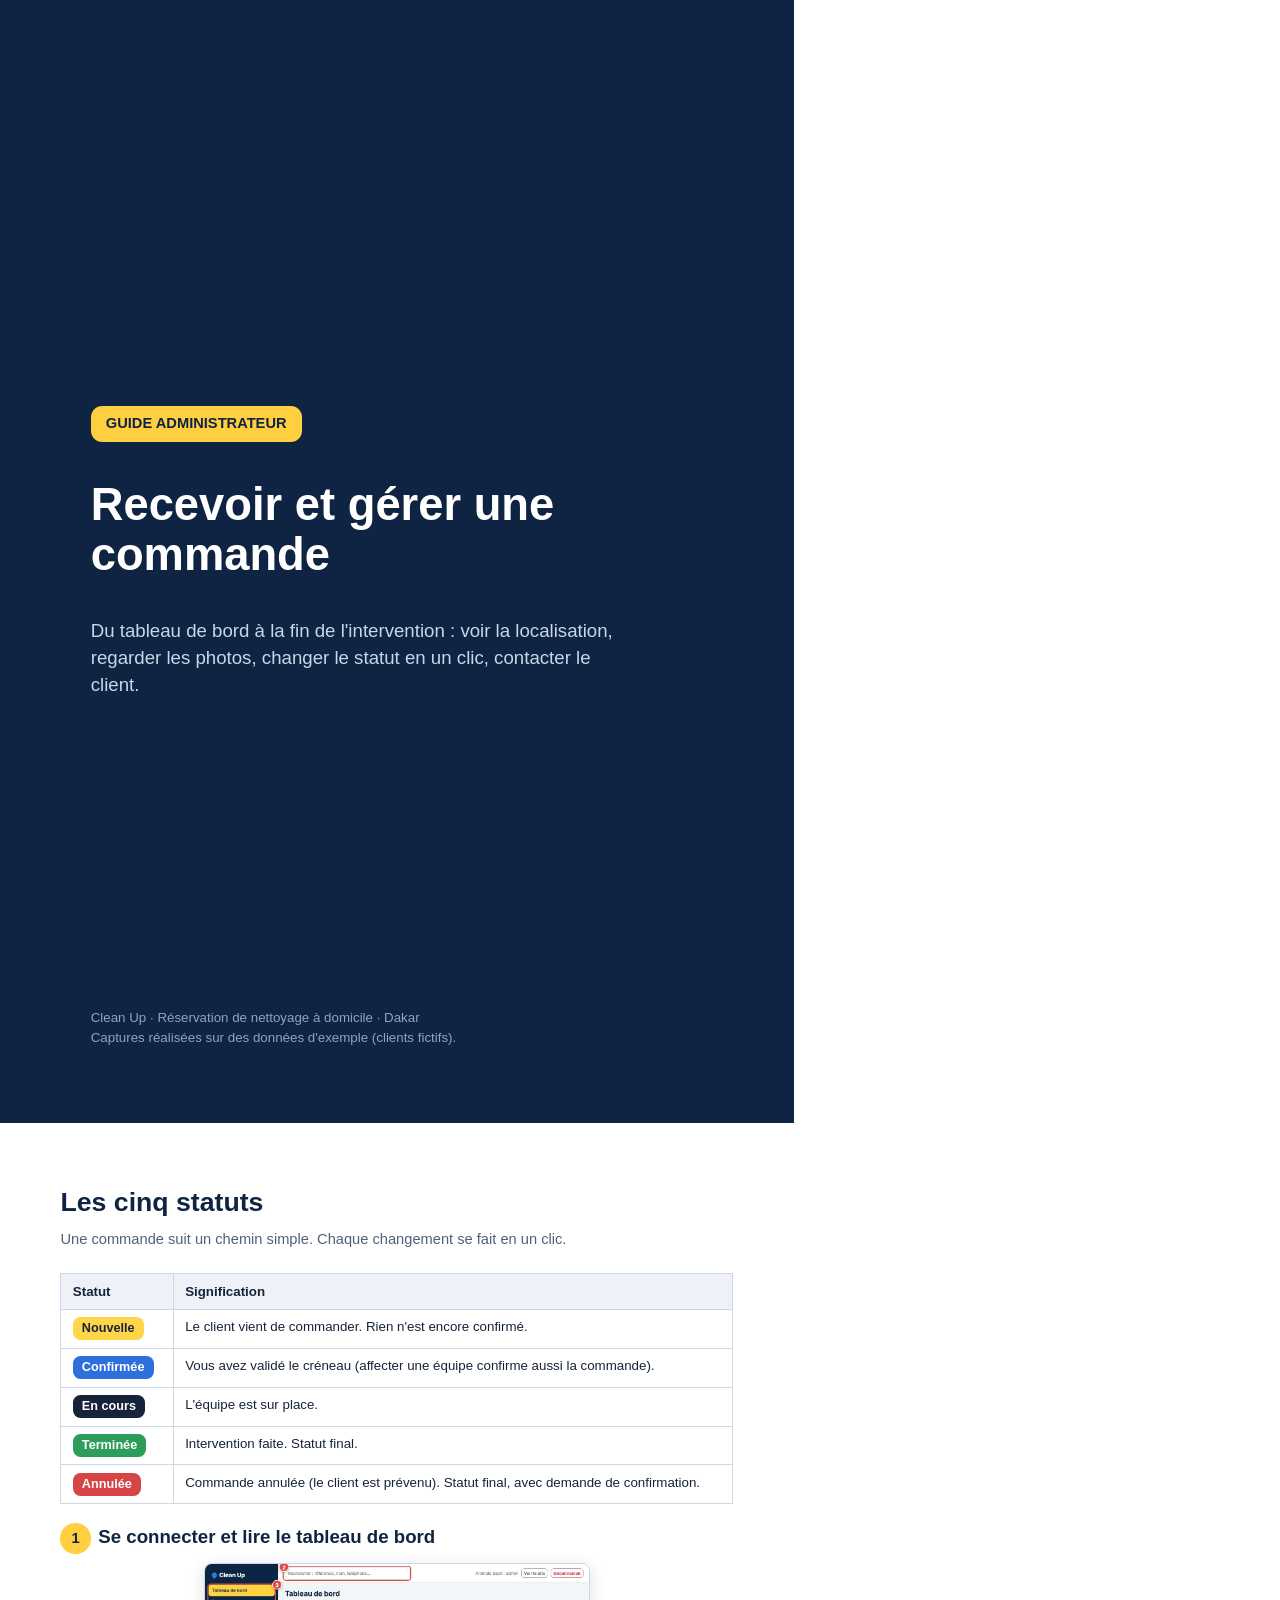
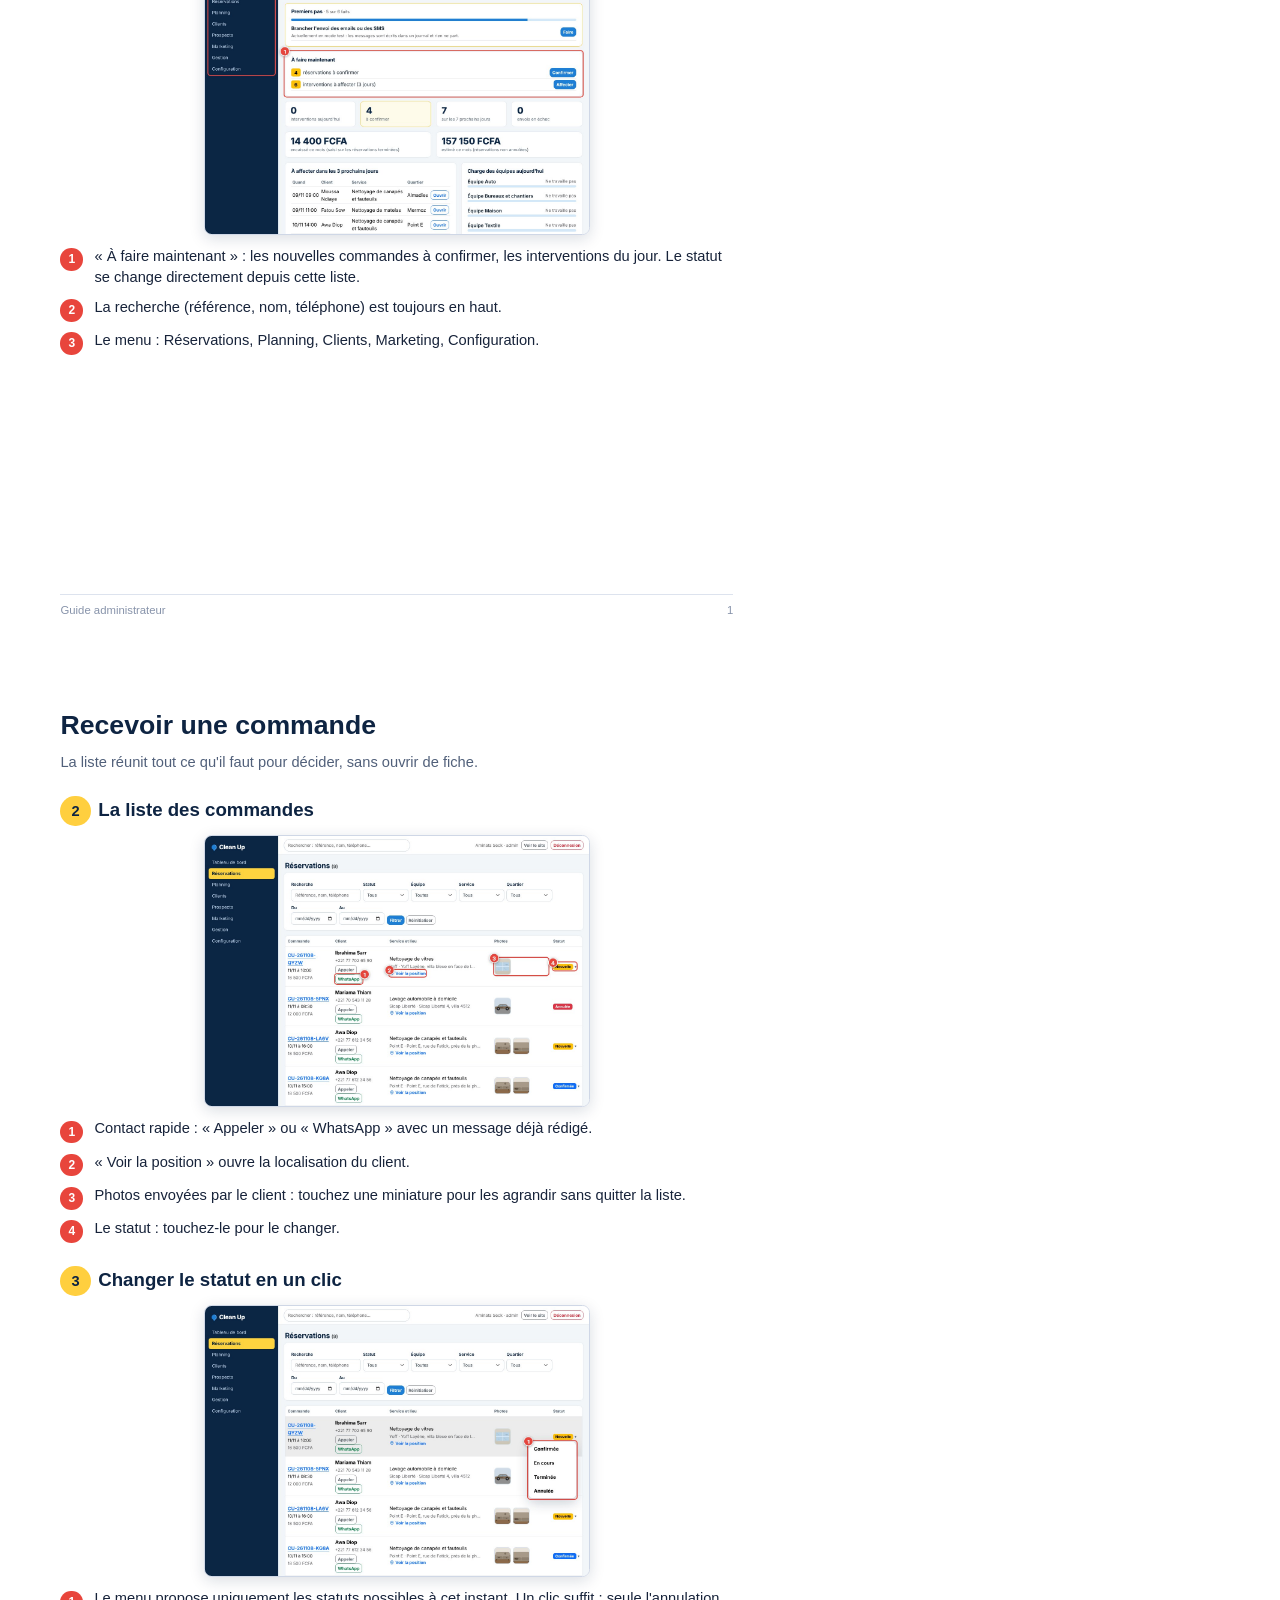
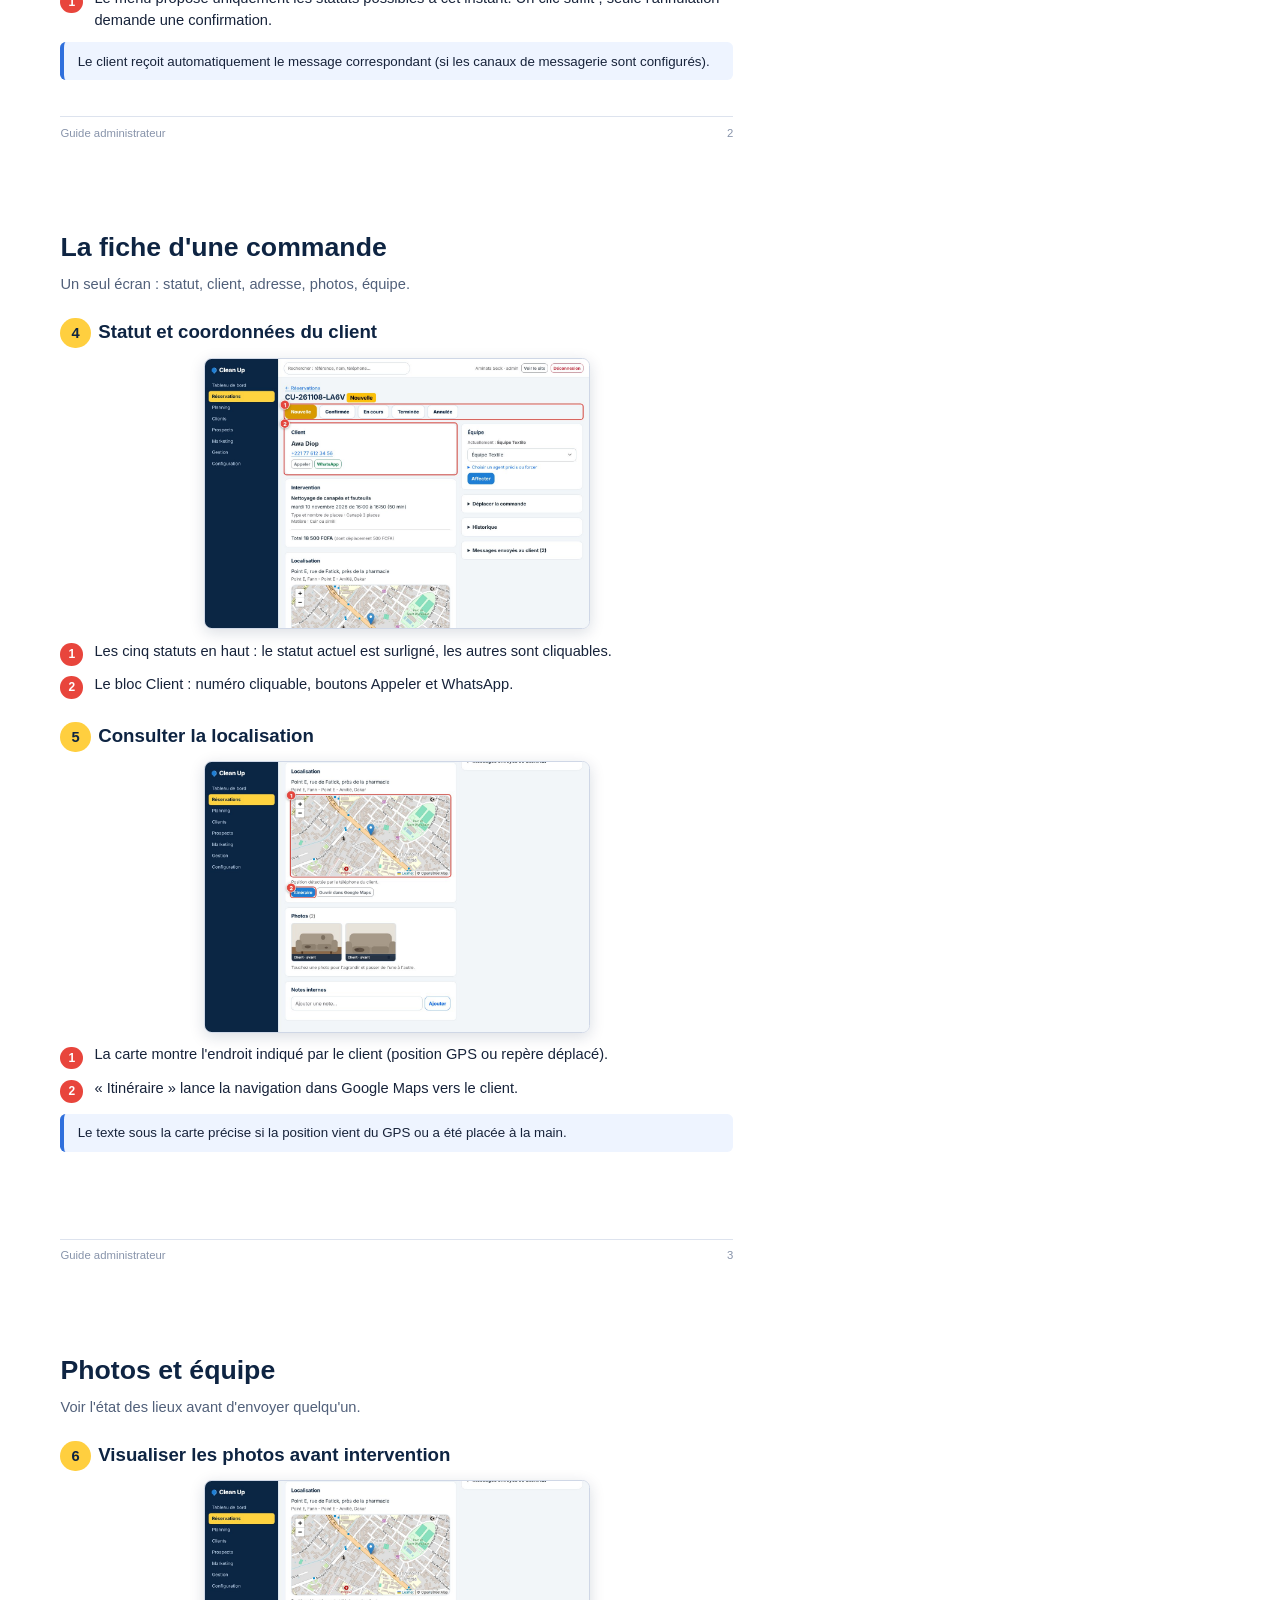
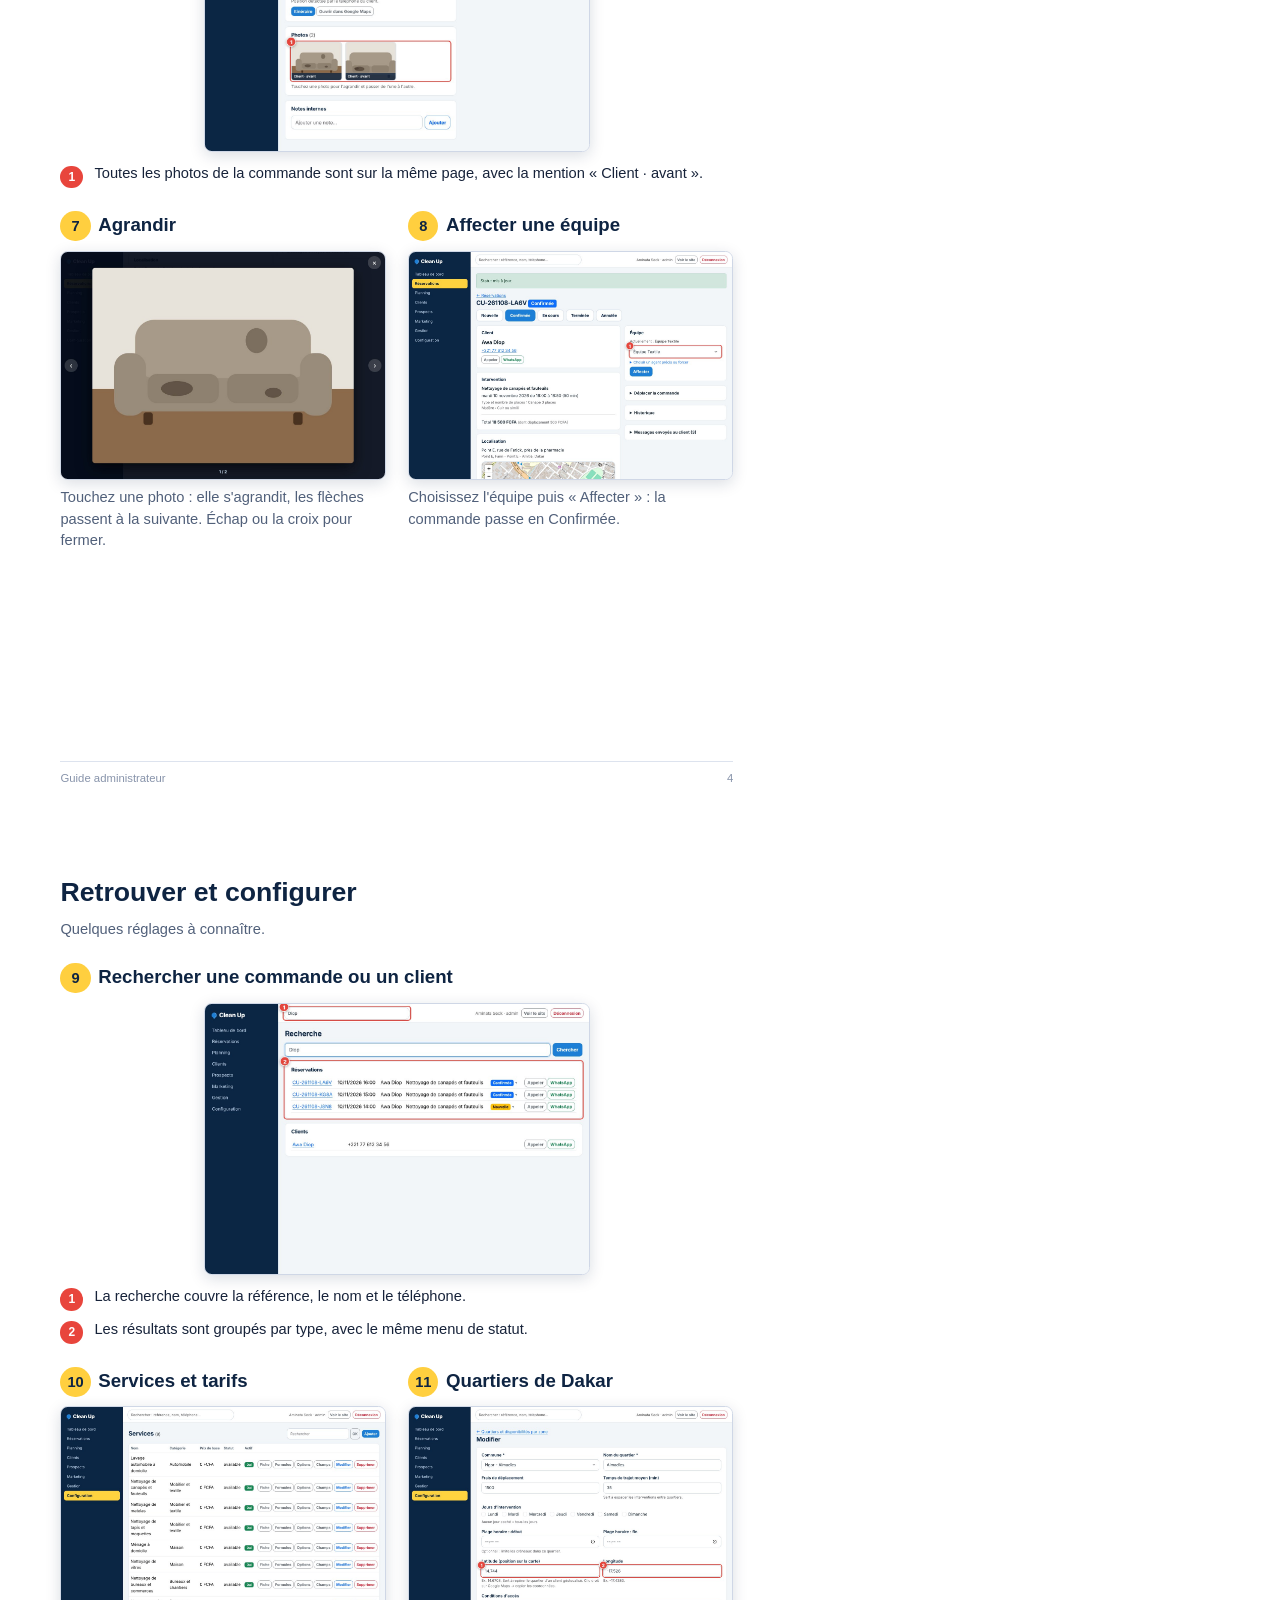
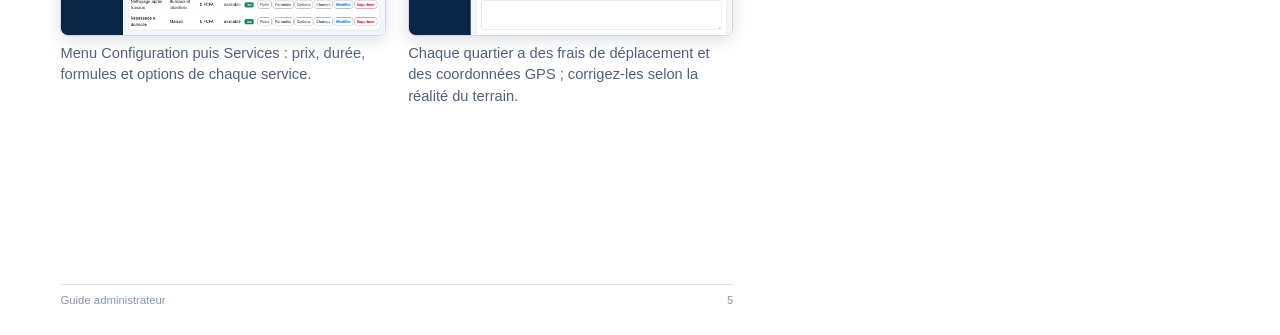
<file: docs/guides/guide-administrateur.html>
<!doctype html><html lang="fr"><head><meta charset="utf-8"><title>Guide administrateur — Clean Up</title><style>
@page{size:A4;margin:0}
*{box-sizing:border-box}
body{margin:0;font:11pt/1.45 Inter,"Helvetica Neue",Arial,sans-serif;color:#17233a}
.page{width:210mm;height:297mm;padding:16mm 16mm 14mm;position:relative;page-break-after:always;overflow:hidden}
.page:last-child{page-break-after:auto}
.cover{background:#0e2442;color:#fff;display:flex;flex-direction:column;justify-content:center;padding:24mm}
.cover .tag{display:inline-block;background:#ffcf3f;color:#0e2442;font-weight:800;padding:2mm 4mm;border-radius:3mm;font-size:11pt;align-self:flex-start}
.cover h1{font-size:34pt;line-height:1.1;margin:10mm 0 5mm}
.cover p{font-size:14pt;color:#c9d6ea;max-width:140mm}
.cover .meta{position:absolute;left:24mm;bottom:20mm;color:#8ea3c4;font-size:10pt}
h2{font-size:20pt;margin:0 0 2mm;color:#0e2442}
.lead{color:#51607a;margin:0 0 6mm}
.step{display:flex;gap:8mm;align-items:flex-start;margin-bottom:5mm}
.step .shot{flex:0 0 44mm}
.step .shot img{width:44mm;height:88mm;object-fit:cover;object-position:top;border-radius:6mm;border:1.4mm solid #17233a;display:block}
.step .txt{flex:1}
.step h3{font-size:14pt;margin:1mm 0 3mm;color:#0e2442}
.step h3 .n{display:inline-block;width:8mm;height:8mm;border-radius:50%;background:#ffcf3f;text-align:center;line-height:8mm;margin-right:2mm;font-size:11pt}
.leg{list-style:none;padding:0;margin:0 0 3mm}
.leg li{display:flex;gap:3mm;margin-bottom:2.2mm}
.leg b.c{flex:0 0 6mm;height:6mm;border-radius:50%;background:#e8453c;color:#fff;font-size:9pt;text-align:center;line-height:6mm;margin-top:.6mm}
.tip{background:#eef4ff;border-left:1.2mm solid #2f6fdc;padding:2.5mm 3.5mm;border-radius:1.5mm;font-size:10pt;margin-top:3mm}
.wide{margin-bottom:6mm}
.wide img{width:102mm;margin:0 auto;border:.3mm solid #cfd7e6;border-radius:2mm;display:block;box-shadow:0 1mm 4mm rgba(14,36,66,.15)}
.wide h3{font-size:14pt;margin:0 0 2.5mm;color:#0e2442}
.wide h3 .n{display:inline-block;width:8mm;height:8mm;border-radius:50%;background:#ffcf3f;text-align:center;line-height:8mm;margin-right:2mm;font-size:11pt}
.cols{display:flex;gap:6mm}.cols>div{flex:1}.cols .wide img{width:100%}
.foot{position:absolute;left:16mm;right:16mm;bottom:7mm;font-size:8.5pt;color:#8793aa;display:flex;justify-content:space-between;border-top:.2mm solid #dde3ee;padding-top:2mm}
.stat{display:inline-block;padding:.6mm 2.4mm;border-radius:2mm;font-weight:700;font-size:9.5pt;margin-right:1mm}
.s1{background:#ffd54a}.s2{background:#2f6fdc;color:#fff}.s3{background:#17233a;color:#fff}.s4{background:#2e9d5b;color:#fff}.s5{background:#d64545;color:#fff}
table.t{border-collapse:collapse;width:100%;font-size:10pt;margin:2mm 0 5mm}table.t td,table.t th{border:.2mm solid #cfd7e6;padding:2mm 3mm;text-align:left;vertical-align:top}table.t th{background:#eef2f8}
</style></head><body><section class="page cover"><span class="tag">GUIDE ADMINISTRATEUR</span><h1>Recevoir et gérer une commande</h1><p>Du tableau de bord à la fin de l'intervention : voir la localisation, regarder les photos, changer le statut en un clic, contacter le client.</p><div class="meta">Clean Up · Réservation de nettoyage à domicile · Dakar<br>Captures réalisées sur des données d'exemple (clients fictifs).</div></section><section class="page"><h2>Les cinq statuts</h2><p class="lead">Une commande suit un chemin simple. Chaque changement se fait en un clic.</p>
    <table class="t"><tr><th>Statut</th><th>Signification</th></tr>
    <tr><td><span class="stat s1">Nouvelle</span></td><td>Le client vient de commander. Rien n'est encore confirmé.</td></tr>
    <tr><td><span class="stat s2">Confirmée</span></td><td>Vous avez validé le créneau (affecter une équipe confirme aussi la commande).</td></tr>
    <tr><td><span class="stat s3">En cours</span></td><td>L'équipe est sur place.</td></tr>
    <tr><td><span class="stat s4">Terminée</span></td><td>Intervention faite. Statut final.</td></tr>
    <tr><td><span class="stat s5">Annulée</span></td><td>Commande annulée (le client est prévenu). Statut final, avec demande de confirmation.</td></tr></table>
    <div class="wide"><h3><span class="n">1</span>Se connecter et lire le tableau de bord</h3><img src="img/a02-tableau-de-bord.jpg"><ul class="leg" style="margin-top:3mm"><li><b class="c">1</b><span>« À faire maintenant » : les nouvelles commandes à confirmer, les interventions du jour. Le statut se change directement depuis cette liste.</span></li><li><b class="c">2</b><span>La recherche (référence, nom, téléphone) est toujours en haut.</span></li><li><b class="c">3</b><span>Le menu : Réservations, Planning, Clients, Marketing, Configuration.</span></li></ul></div><div class="foot"><span>Guide administrateur</span><span>1</span></div></section><section class="page"><h2>Recevoir une commande</h2><p class="lead">La liste réunit tout ce qu'il faut pour décider, sans ouvrir de fiche.</p>
    <div class="wide"><h3><span class="n">2</span>La liste des commandes</h3><img src="img/a03-liste-commandes.jpg"><ul class="leg" style="margin-top:3mm"><li><b class="c">1</b><span>Contact rapide : « Appeler » ou « WhatsApp » avec un message déjà rédigé.</span></li><li><b class="c">2</b><span>« Voir la position » ouvre la localisation du client.</span></li><li><b class="c">3</b><span>Photos envoyées par le client : touchez une miniature pour les agrandir sans quitter la liste.</span></li><li><b class="c">4</b><span>Le statut : touchez-le pour le changer.</span></li></ul></div>
    <div class="wide"><h3><span class="n">3</span>Changer le statut en un clic</h3><img src="img/a04-statut-un-clic.jpg"><ul class="leg" style="margin-top:3mm"><li><b class="c">1</b><span>Le menu propose uniquement les statuts possibles à cet instant. Un clic suffit ; seule l'annulation demande une confirmation.</span></li></ul><div class="tip">Le client reçoit automatiquement le message correspondant (si les canaux de messagerie sont configurés).</div></div><div class="foot"><span>Guide administrateur</span><span>2</span></div></section><section class="page"><h2>La fiche d'une commande</h2><p class="lead">Un seul écran : statut, client, adresse, photos, équipe.</p>
    <div class="wide"><h3><span class="n">4</span>Statut et coordonnées du client</h3><img src="img/a05-fiche-commande.jpg"><ul class="leg" style="margin-top:3mm"><li><b class="c">1</b><span>Les cinq statuts en haut : le statut actuel est surligné, les autres sont cliquables.</span></li><li><b class="c">2</b><span>Le bloc Client : numéro cliquable, boutons Appeler et WhatsApp.</span></li></ul></div>
    <div class="wide"><h3><span class="n">5</span>Consulter la localisation</h3><img src="img/a06-localisation.jpg"><ul class="leg" style="margin-top:3mm"><li><b class="c">1</b><span>La carte montre l'endroit indiqué par le client (position GPS ou repère déplacé).</span></li><li><b class="c">2</b><span>« Itinéraire » lance la navigation dans Google Maps vers le client.</span></li></ul><div class="tip">Le texte sous la carte précise si la position vient du GPS ou a été placée à la main.</div></div><div class="foot"><span>Guide administrateur</span><span>3</span></div></section><section class="page"><h2>Photos et équipe</h2><p class="lead">Voir l'état des lieux avant d'envoyer quelqu'un.</p>
    <div class="wide"><h3><span class="n">6</span>Visualiser les photos avant intervention</h3><img src="img/a07-photos.jpg"><ul class="leg" style="margin-top:3mm"><li><b class="c">1</b><span>Toutes les photos de la commande sont sur la même page, avec la mention « Client · avant ».</span></li></ul></div>
    <div class="cols"><div><div class="wide"><h3><span class="n">7</span>Agrandir</h3><img src="img/a08-visionneuse.jpg"><p class="lead" style="margin-top:2mm">Touchez une photo : elle s'agrandit, les flèches passent à la suivante. Échap ou la croix pour fermer.</p></div></div>
    <div><div class="wide"><h3><span class="n">8</span>Affecter une équipe</h3><img src="img/a10-affectation.jpg"><p class="lead" style="margin-top:2mm">Choisissez l'équipe puis « Affecter » : la commande passe en Confirmée.</p></div></div></div><div class="foot"><span>Guide administrateur</span><span>4</span></div></section><section class="page"><h2>Retrouver et configurer</h2><p class="lead">Quelques réglages à connaître.</p>
    <div class="wide"><h3><span class="n">9</span>Rechercher une commande ou un client</h3><img src="img/a11-recherche.jpg"><ul class="leg" style="margin-top:3mm"><li><b class="c">1</b><span>La recherche couvre la référence, le nom et le téléphone.</span></li><li><b class="c">2</b><span>Les résultats sont groupés par type, avec le même menu de statut.</span></li></ul></div>
    <div class="cols"><div><div class="wide"><h3><span class="n">10</span>Services et tarifs</h3><img src="img/a15-services.jpg"><p class="lead" style="margin-top:2mm">Menu Configuration puis Services : prix, durée, formules et options de chaque service.</p></div></div>
    <div><div class="wide"><h3><span class="n">11</span>Quartiers de Dakar</h3><img src="img/a14-quartier-coordonnees.jpg"><p class="lead" style="margin-top:2mm">Chaque quartier a des frais de déplacement et des coordonnées GPS ; corrigez-les selon la réalité du terrain.</p></div></div></div><div class="foot"><span>Guide administrateur</span><span>5</span></div></section></body></html>
</file>
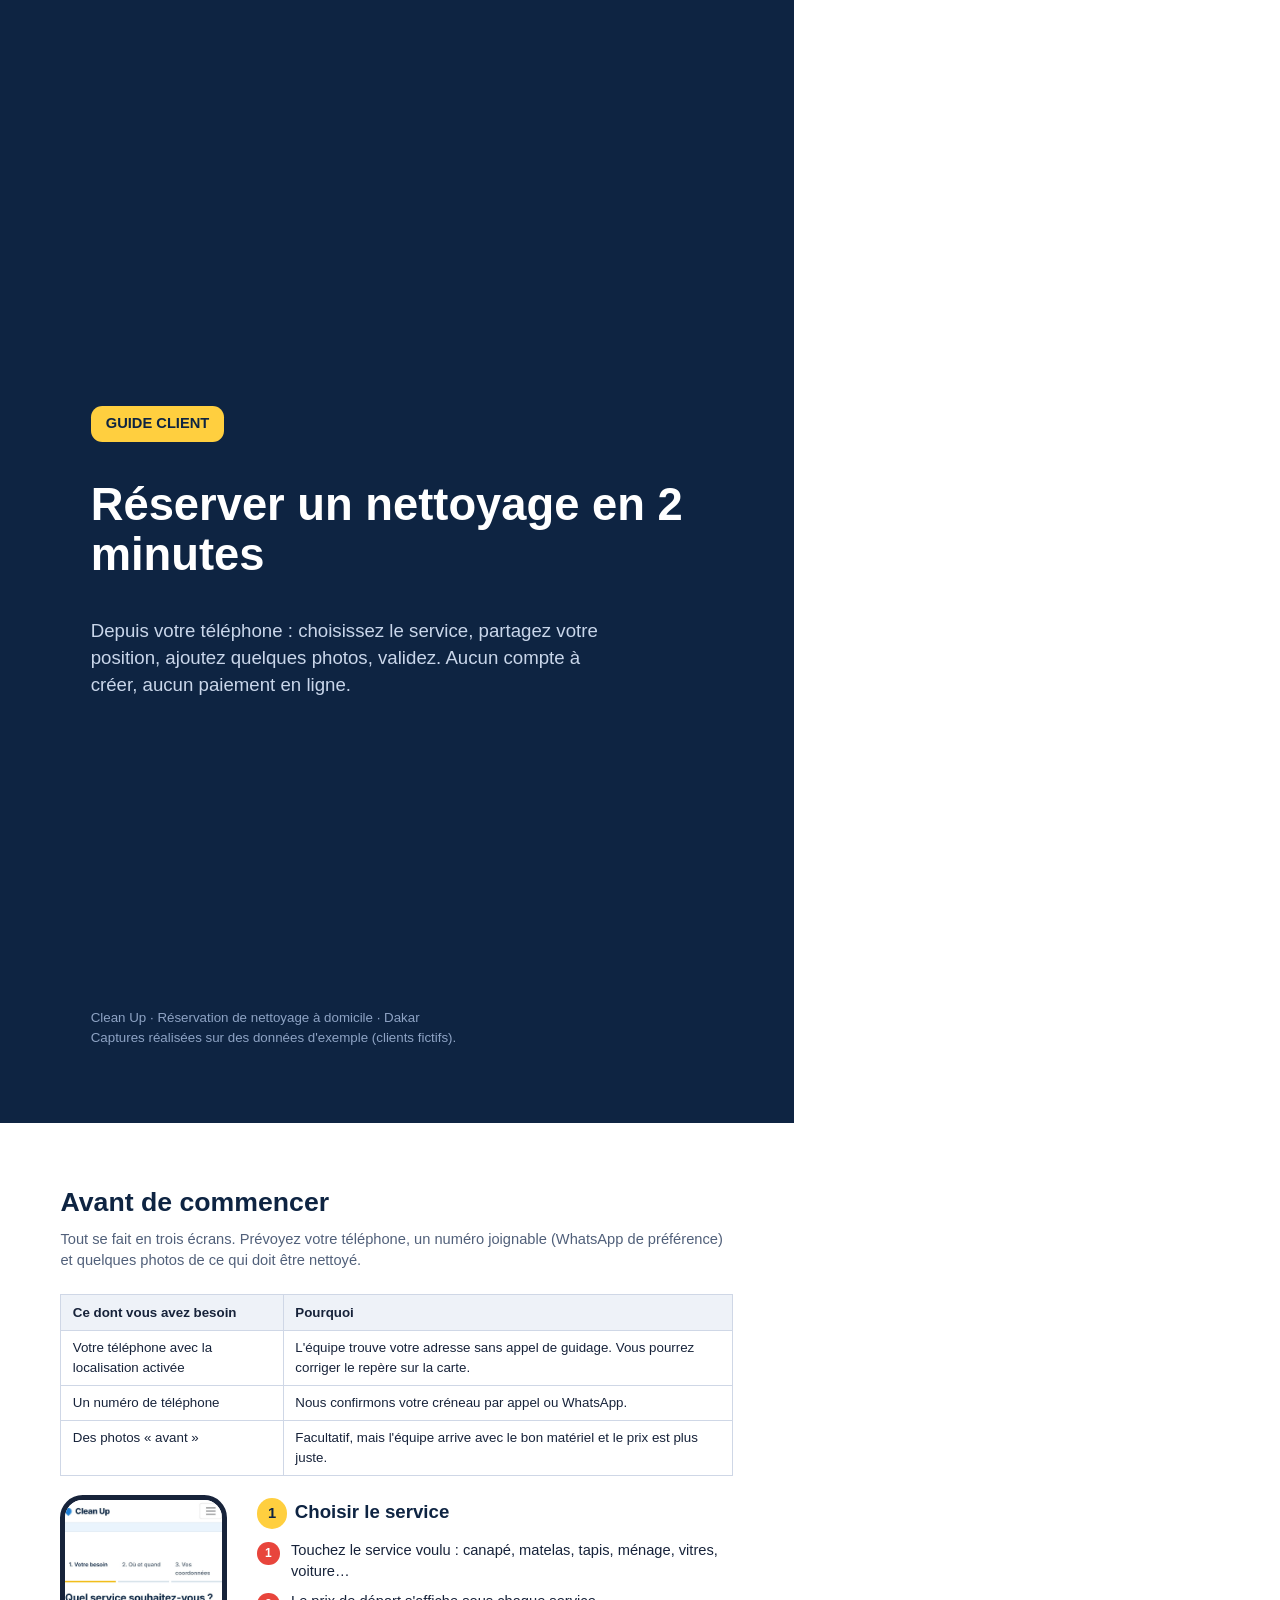
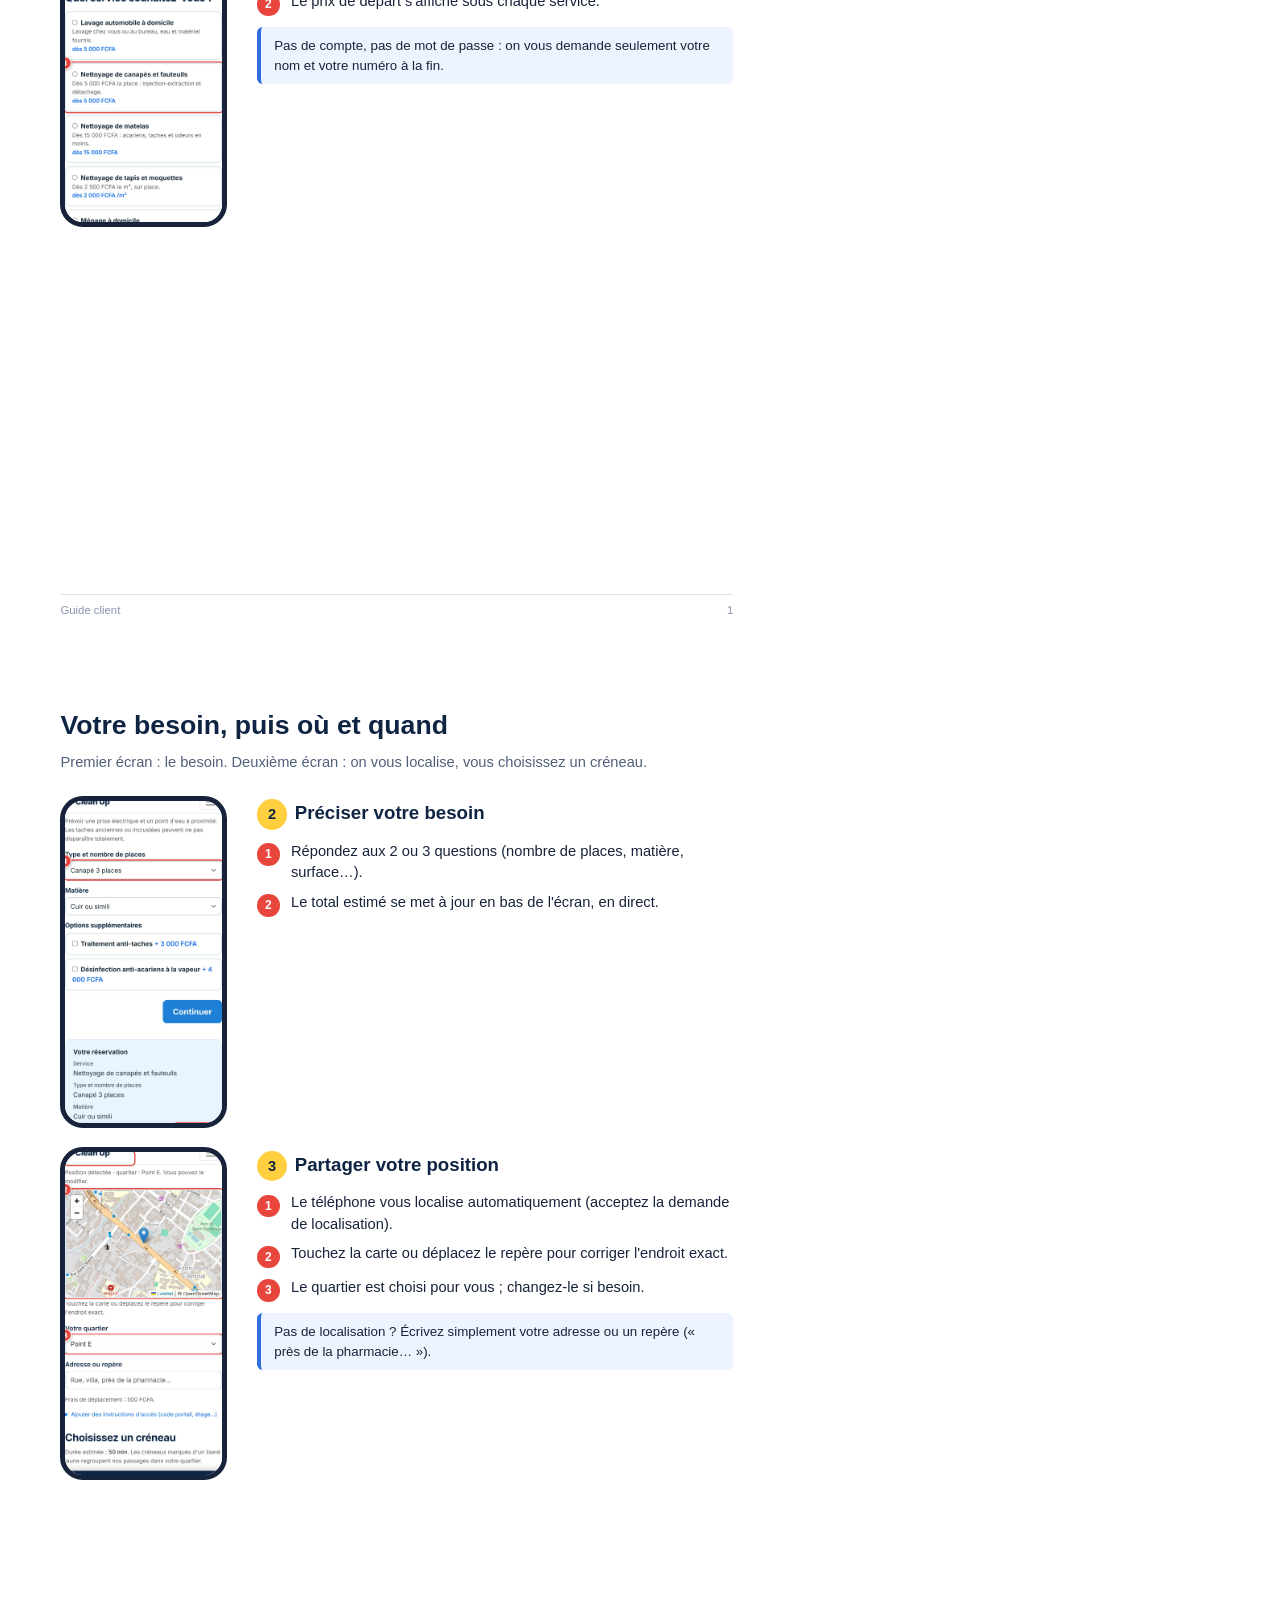
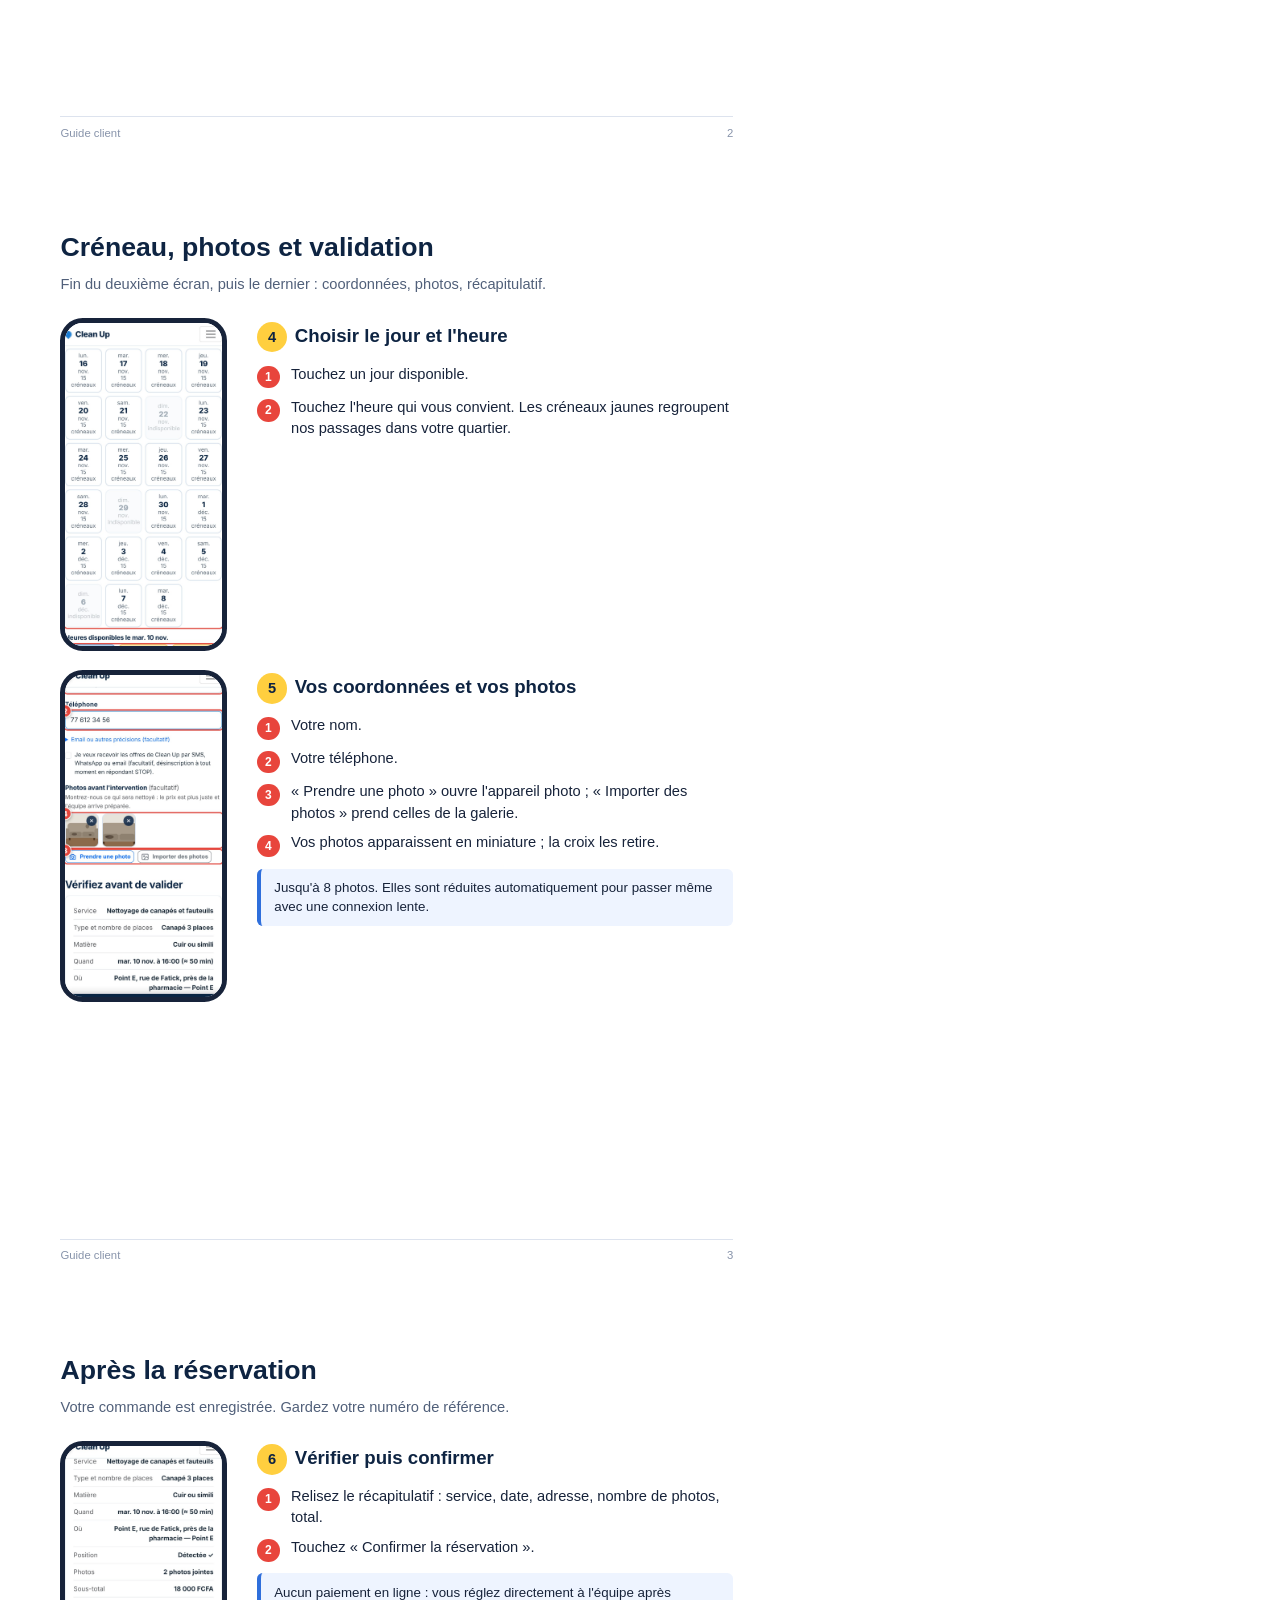
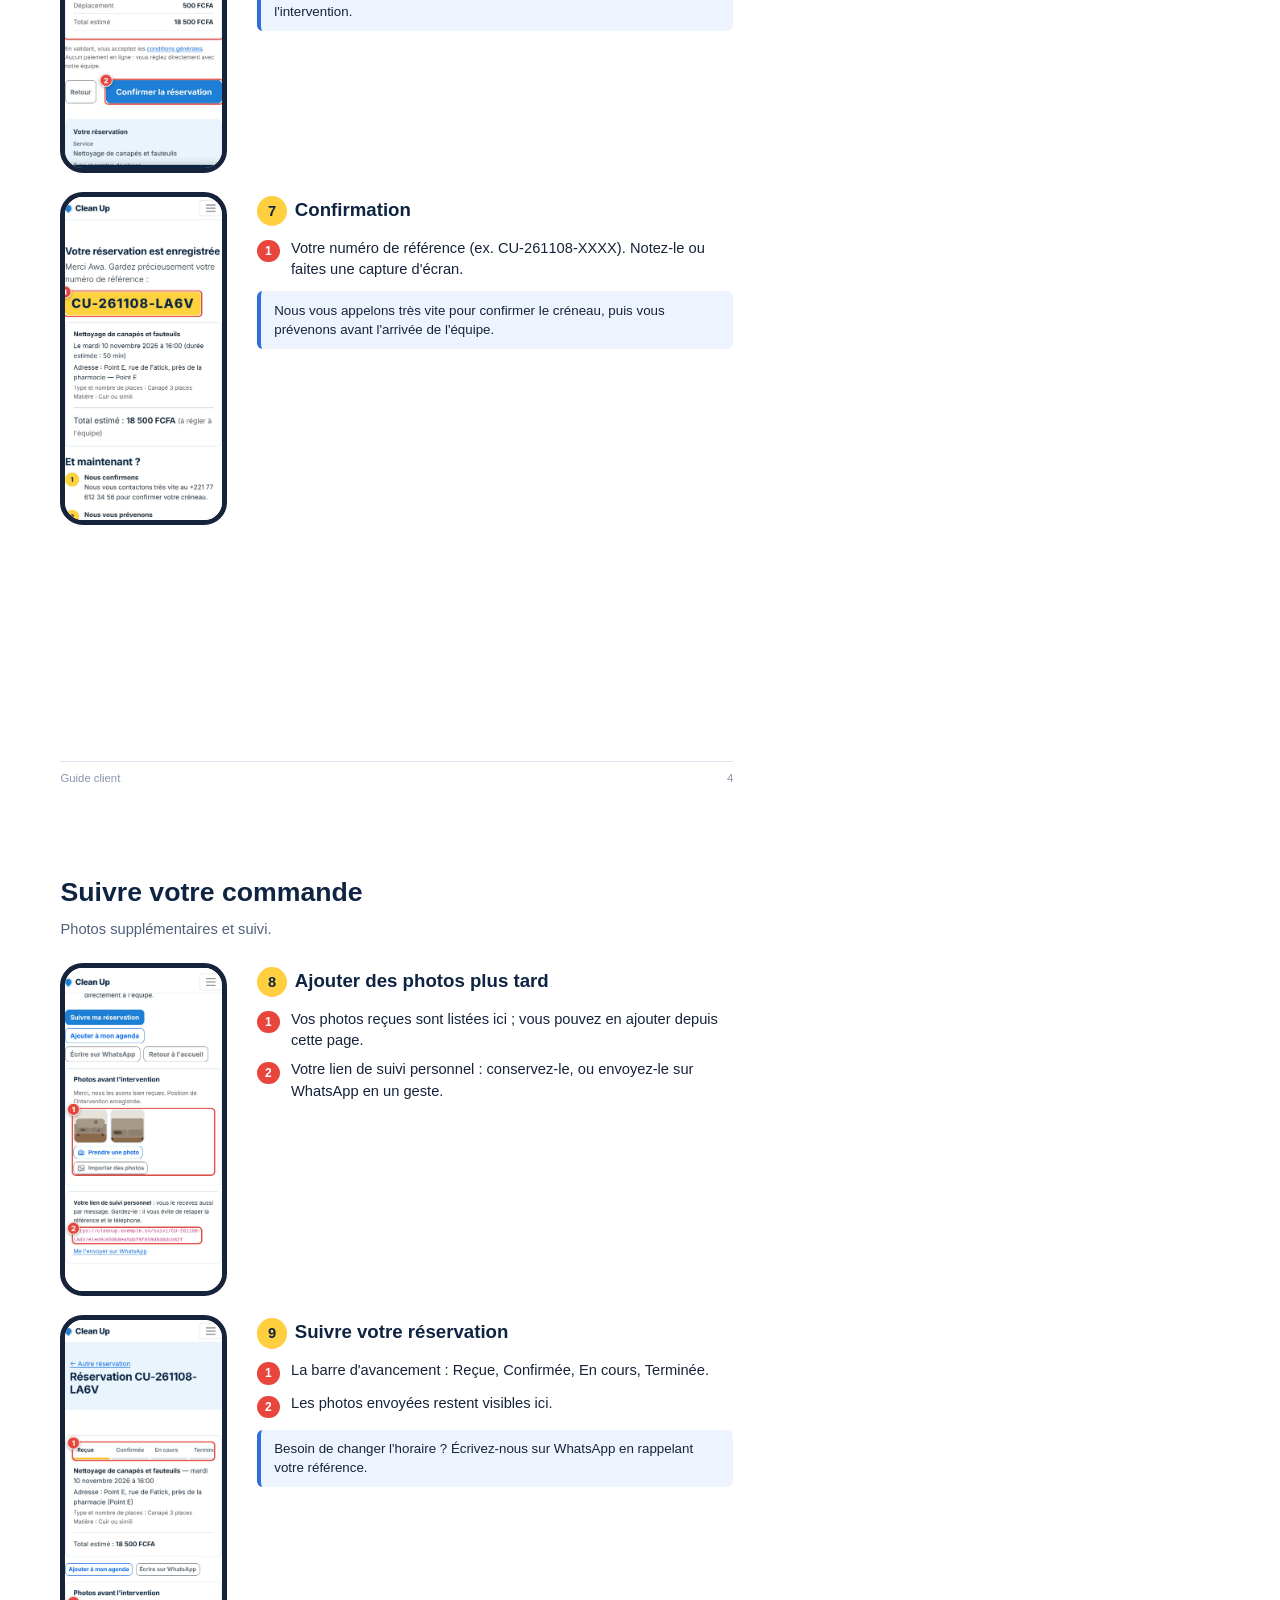
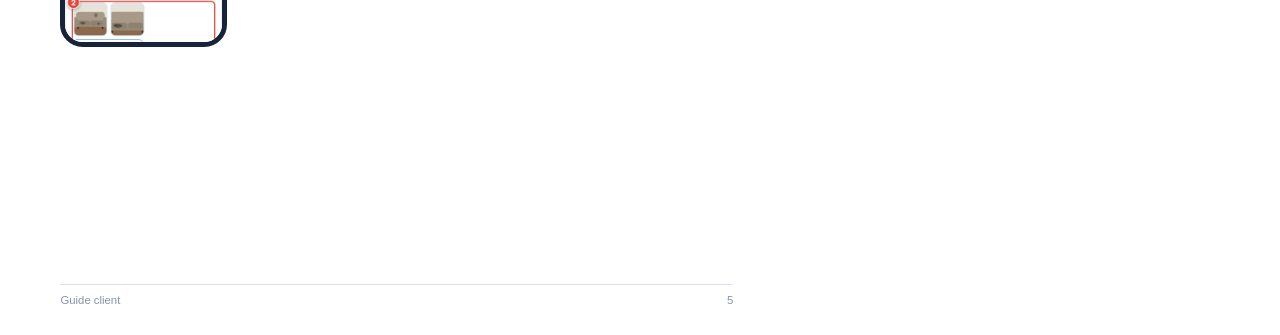
<file: docs/guides/guide-client.html>
<!doctype html><html lang="fr"><head><meta charset="utf-8"><title>Guide client — Clean Up</title><style>
@page{size:A4;margin:0}
*{box-sizing:border-box}
body{margin:0;font:11pt/1.45 Inter,"Helvetica Neue",Arial,sans-serif;color:#17233a}
.page{width:210mm;height:297mm;padding:16mm 16mm 14mm;position:relative;page-break-after:always;overflow:hidden}
.page:last-child{page-break-after:auto}
.cover{background:#0e2442;color:#fff;display:flex;flex-direction:column;justify-content:center;padding:24mm}
.cover .tag{display:inline-block;background:#ffcf3f;color:#0e2442;font-weight:800;padding:2mm 4mm;border-radius:3mm;font-size:11pt;align-self:flex-start}
.cover h1{font-size:34pt;line-height:1.1;margin:10mm 0 5mm}
.cover p{font-size:14pt;color:#c9d6ea;max-width:140mm}
.cover .meta{position:absolute;left:24mm;bottom:20mm;color:#8ea3c4;font-size:10pt}
h2{font-size:20pt;margin:0 0 2mm;color:#0e2442}
.lead{color:#51607a;margin:0 0 6mm}
.step{display:flex;gap:8mm;align-items:flex-start;margin-bottom:5mm}
.step .shot{flex:0 0 44mm}
.step .shot img{width:44mm;height:88mm;object-fit:cover;object-position:top;border-radius:6mm;border:1.4mm solid #17233a;display:block}
.step .txt{flex:1}
.step h3{font-size:14pt;margin:1mm 0 3mm;color:#0e2442}
.step h3 .n{display:inline-block;width:8mm;height:8mm;border-radius:50%;background:#ffcf3f;text-align:center;line-height:8mm;margin-right:2mm;font-size:11pt}
.leg{list-style:none;padding:0;margin:0 0 3mm}
.leg li{display:flex;gap:3mm;margin-bottom:2.2mm}
.leg b.c{flex:0 0 6mm;height:6mm;border-radius:50%;background:#e8453c;color:#fff;font-size:9pt;text-align:center;line-height:6mm;margin-top:.6mm}
.tip{background:#eef4ff;border-left:1.2mm solid #2f6fdc;padding:2.5mm 3.5mm;border-radius:1.5mm;font-size:10pt;margin-top:3mm}
.wide{margin-bottom:6mm}
.wide img{width:102mm;margin:0 auto;border:.3mm solid #cfd7e6;border-radius:2mm;display:block;box-shadow:0 1mm 4mm rgba(14,36,66,.15)}
.wide h3{font-size:14pt;margin:0 0 2.5mm;color:#0e2442}
.wide h3 .n{display:inline-block;width:8mm;height:8mm;border-radius:50%;background:#ffcf3f;text-align:center;line-height:8mm;margin-right:2mm;font-size:11pt}
.cols{display:flex;gap:6mm}.cols>div{flex:1}.cols .wide img{width:100%}
.foot{position:absolute;left:16mm;right:16mm;bottom:7mm;font-size:8.5pt;color:#8793aa;display:flex;justify-content:space-between;border-top:.2mm solid #dde3ee;padding-top:2mm}
.stat{display:inline-block;padding:.6mm 2.4mm;border-radius:2mm;font-weight:700;font-size:9.5pt;margin-right:1mm}
.s1{background:#ffd54a}.s2{background:#2f6fdc;color:#fff}.s3{background:#17233a;color:#fff}.s4{background:#2e9d5b;color:#fff}.s5{background:#d64545;color:#fff}
table.t{border-collapse:collapse;width:100%;font-size:10pt;margin:2mm 0 5mm}table.t td,table.t th{border:.2mm solid #cfd7e6;padding:2mm 3mm;text-align:left;vertical-align:top}table.t th{background:#eef2f8}
</style></head><body><section class="page cover"><span class="tag">GUIDE CLIENT</span><h1>Réserver un nettoyage en 2 minutes</h1><p>Depuis votre téléphone : choisissez le service, partagez votre position, ajoutez quelques photos, validez. Aucun compte à créer, aucun paiement en ligne.</p><div class="meta">Clean Up · Réservation de nettoyage à domicile · Dakar<br>Captures réalisées sur des données d'exemple (clients fictifs).</div></section><section class="page"><h2>Avant de commencer</h2><p class="lead">Tout se fait en trois écrans. Prévoyez votre téléphone, un numéro joignable (WhatsApp de préférence) et quelques photos de ce qui doit être nettoyé.</p>
    <table class="t"><tr><th>Ce dont vous avez besoin</th><th>Pourquoi</th></tr>
    <tr><td>Votre téléphone avec la localisation activée</td><td>L'équipe trouve votre adresse sans appel de guidage. Vous pourrez corriger le repère sur la carte.</td></tr>
    <tr><td>Un numéro de téléphone</td><td>Nous confirmons votre créneau par appel ou WhatsApp.</td></tr>
    <tr><td>Des photos « avant »</td><td>Facultatif, mais l'équipe arrive avec le bon matériel et le prix est plus juste.</td></tr></table>
    <div class="step"><div class="shot"><img src="img/c02-service.jpg"></div><div class="txt"><h3><span class="n">1</span>Choisir le service</h3><ul class="leg"><li><b class="c">1</b><span>Touchez le service voulu : canapé, matelas, tapis, ménage, vitres, voiture…</span></li><li><b class="c">2</b><span>Le prix de départ s'affiche sous chaque service.</span></li></ul><div class="tip">Pas de compte, pas de mot de passe : on vous demande seulement votre nom et votre numéro à la fin.</div></div></div>
    <div class="foot"><span>Guide client</span><span>1</span></div></section><section class="page"><h2>Votre besoin, puis où et quand</h2><p class="lead">Premier écran : le besoin. Deuxième écran : on vous localise, vous choisissez un créneau.</p>
    <div class="step"><div class="shot"><img src="img/c03-besoin.jpg"></div><div class="txt"><h3><span class="n">2</span>Préciser votre besoin</h3><ul class="leg"><li><b class="c">1</b><span>Répondez aux 2 ou 3 questions (nombre de places, matière, surface…).</span></li><li><b class="c">2</b><span>Le total estimé se met à jour en bas de l'écran, en direct.</span></li></ul></div></div>
    <div class="step"><div class="shot"><img src="img/c04-position.jpg"></div><div class="txt"><h3><span class="n">3</span>Partager votre position</h3><ul class="leg"><li><b class="c">1</b><span>Le téléphone vous localise automatiquement (acceptez la demande de localisation).</span></li><li><b class="c">2</b><span>Touchez la carte ou déplacez le repère pour corriger l'endroit exact.</span></li><li><b class="c">3</b><span>Le quartier est choisi pour vous ; changez-le si besoin.</span></li></ul><div class="tip">Pas de localisation ? Écrivez simplement votre adresse ou un repère (« près de la pharmacie… »).</div></div></div>
    <div class="foot"><span>Guide client</span><span>2</span></div></section><section class="page"><h2>Créneau, photos et validation</h2><p class="lead">Fin du deuxième écran, puis le dernier : coordonnées, photos, récapitulatif.</p>
    <div class="step"><div class="shot"><img src="img/c05-creneau.jpg"></div><div class="txt"><h3><span class="n">4</span>Choisir le jour et l'heure</h3><ul class="leg"><li><b class="c">1</b><span>Touchez un jour disponible.</span></li><li><b class="c">2</b><span>Touchez l'heure qui vous convient. Les créneaux jaunes regroupent nos passages dans votre quartier.</span></li></ul></div></div>
    <div class="step"><div class="shot"><img src="img/c06-photos.jpg"></div><div class="txt"><h3><span class="n">5</span>Vos coordonnées et vos photos</h3><ul class="leg"><li><b class="c">1</b><span>Votre nom.</span></li><li><b class="c">2</b><span>Votre téléphone.</span></li><li><b class="c">3</b><span>« Prendre une photo » ouvre l'appareil photo ; « Importer des photos » prend celles de la galerie.</span></li><li><b class="c">4</b><span>Vos photos apparaissent en miniature ; la croix les retire.</span></li></ul><div class="tip">Jusqu'à 8 photos. Elles sont réduites automatiquement pour passer même avec une connexion lente.</div></div></div>
    <div class="foot"><span>Guide client</span><span>3</span></div></section><section class="page"><h2>Après la réservation</h2><p class="lead">Votre commande est enregistrée. Gardez votre numéro de référence.</p>
    <div class="step"><div class="shot"><img src="img/c07-recapitulatif.jpg"></div><div class="txt"><h3><span class="n">6</span>Vérifier puis confirmer</h3><ul class="leg"><li><b class="c">1</b><span>Relisez le récapitulatif : service, date, adresse, nombre de photos, total.</span></li><li><b class="c">2</b><span>Touchez « Confirmer la réservation ».</span></li></ul><div class="tip">Aucun paiement en ligne : vous réglez directement à l'équipe après l'intervention.</div></div></div>
    <div class="step"><div class="shot"><img src="img/c08-confirmation.jpg"></div><div class="txt"><h3><span class="n">7</span>Confirmation</h3><ul class="leg"><li><b class="c">1</b><span>Votre numéro de référence (ex. CU-261108-XXXX). Notez-le ou faites une capture d'écran.</span></li></ul><div class="tip">Nous vous appelons très vite pour confirmer le créneau, puis vous prévenons avant l'arrivée de l'équipe.</div></div></div>
    <div class="foot"><span>Guide client</span><span>4</span></div></section><section class="page"><h2>Suivre votre commande</h2><p class="lead">Photos supplémentaires et suivi.</p>
    <div class="step"><div class="shot"><img src="img/c09-photos-recues.jpg"></div><div class="txt"><h3><span class="n">8</span>Ajouter des photos plus tard</h3><ul class="leg"><li><b class="c">1</b><span>Vos photos reçues sont listées ici ; vous pouvez en ajouter depuis cette page.</span></li><li><b class="c">2</b><span>Votre lien de suivi personnel : conservez-le, ou envoyez-le sur WhatsApp en un geste.</span></li></ul></div></div>
    <div class="step"><div class="shot"><img src="img/c10-suivi.jpg"></div><div class="txt"><h3><span class="n">9</span>Suivre votre réservation</h3><ul class="leg"><li><b class="c">1</b><span>La barre d'avancement : Reçue, Confirmée, En cours, Terminée.</span></li><li><b class="c">2</b><span>Les photos envoyées restent visibles ici.</span></li></ul><div class="tip">Besoin de changer l'horaire ? Écrivez-nous sur WhatsApp en rappelant votre référence.</div></div></div><div class="foot"><span>Guide client</span><span>5</span></div></section></body></html>
</file>
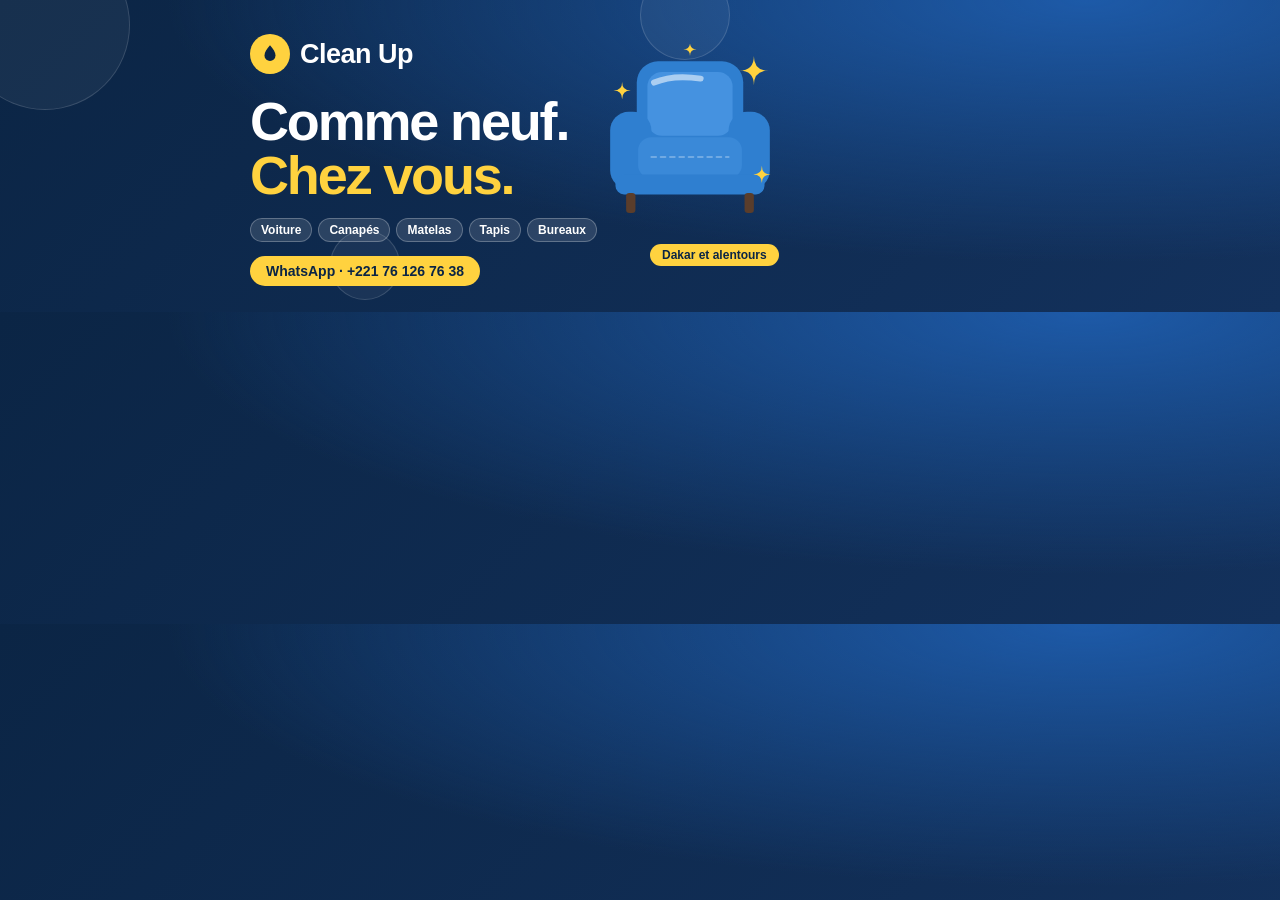
<file: marketing/couverture/couverture-facebook.html>
<!doctype html><html lang="fr"><head><meta charset="utf-8"><style>*{box-sizing:border-box;margin:0;padding:0}
body{font-family:Inter,'Helvetica Neue',Arial,sans-serif;color:#fff;overflow:hidden;
 background:radial-gradient(120% 140% at 85% 0%,#1d5aa8 0%,rgba(29,90,168,0) 60%),linear-gradient(135deg,#0B2545,#13315C)}
.bubble{position:absolute;border-radius:50%;border:1.5px solid rgba(255,255,255,.14);background:rgba(255,255,255,.05)}
.brand{display:flex;align-items:center;gap:10px;font-weight:900;letter-spacing:-.5px}.brand i{display:grid;place-items:center;border-radius:50%;background:#FFD23F;flex:none}
.sl{font-weight:900;line-height:1;letter-spacing:-.04em}.sl em{font-style:normal;color:#FFD23F}
.chips{display:flex;gap:6px;flex-wrap:wrap}.chips span{background:rgba(255,255,255,.12);border:1px solid rgba(255,255,255,.25);border-radius:20px;font-weight:700}
.chips span.cta{background:#FFD23F;border:0;color:#0B2545}.cta{font-weight:800;color:#0B2545;background:#FFD23F;border-radius:30px;display:inline-block;white-space:nowrap}
.sofa{position:absolute}.sofa svg{width:100%;height:100%}
.tag{position:absolute;background:#FFD23F;color:#0B2545;font-weight:900;border-radius:20px}
body{width:820px;height:312px;position:relative}</style></head><body>
<div class="bubble" style="left:-40px;top:-60px;width:170px;height:170px"></div><div class="bubble" style="left:330px;top:230px;width:70px;height:70px"></div><div class="bubble" style="left:640px;top:-30px;width:90px;height:90px"></div>
<div style="position:absolute;left:250px;top:34px"><div class="brand" style="font-size:27px"><i style="width:40px;height:40px"><svg viewBox="0 0 24 24" width="22" height="22" fill="#0B2545"><path d="M12 2.5c3.6 4.3 6 7.6 6 11a6 6 0 0 1-12 0c0-3.4 2.4-6.7 6-11z"/></svg></i>Clean Up</div>
 <div class="sl" style="font-size:54px;margin-top:20px">Comme neuf.<br><em>Chez vous.</em></div>
 <div class="chips" style="margin-top:16px;font-size:12px"><span style="padding:4px 10px">Voiture</span><span style="padding:4px 10px">Canapés</span><span style="padding:4px 10px">Matelas</span><span style="padding:4px 10px">Tapis</span><span style="padding:4px 10px">Bureaux</span></div>
 <div class="cta" style="margin-top:14px;font-size:14px;padding:7px 16px">WhatsApp · +221 76 126 76 38</div></div>
<div class="sofa" style="left:590px;top:44px;width:200px;height:173px"><svg viewBox="0 0 300 260" xmlns="http://www.w3.org/2000/svg"><rect x="70" y="26" width="160" height="124" rx="32" fill="#2f7fd0"/><rect x="86" y="42" width="128" height="96" rx="22" fill="#4592e0"/><rect x="30" y="102" width="62" height="116" rx="28" fill="#2f7fd0"/><rect x="208" y="102" width="62" height="116" rx="28" fill="#2f7fd0"/><rect x="72" y="140" width="156" height="62" rx="20" fill="#3a89d8"/><rect x="38" y="196" width="224" height="30" rx="13" fill="#2f7fd0"/><rect x="54" y="224" width="14" height="30" rx="5" fill="#5a3d2b"/><rect x="232" y="224" width="14" height="30" rx="5" fill="#5a3d2b"/><path d="M92 170h116" stroke="rgba(255,255,255,.28)" stroke-width="3" stroke-dasharray="7 7" stroke-linecap="round" fill="none"/><path d="M96 58c18-8 44-10 70-6" stroke="rgba(255,255,255,.55)" stroke-width="9" stroke-linecap="round" fill="none"/><path d="M246 18Q246 40 268 40Q246 40 246 62Q246 40 224 40Q246 40 246 18Z" fill="#FFD23F"/><path d="M48 57Q48 70 61 70Q48 70 48 83Q48 70 35 70Q48 70 48 57Z" fill="#FFD23F"/><path d="M258 183Q258 196 271 196Q258 196 258 209Q258 196 245 196Q258 196 258 183Z" fill="#FFD23F"/><path d="M150 -2Q150 8 160 8Q150 8 150 18Q150 8 140 8Q150 8 150 -2Z" fill="#FFD23F"/></svg></div>
<div class="tag" style="left:650px;top:244px;font-size:12px;padding:4px 12px">Dakar et alentours</div></body></html>
</file>
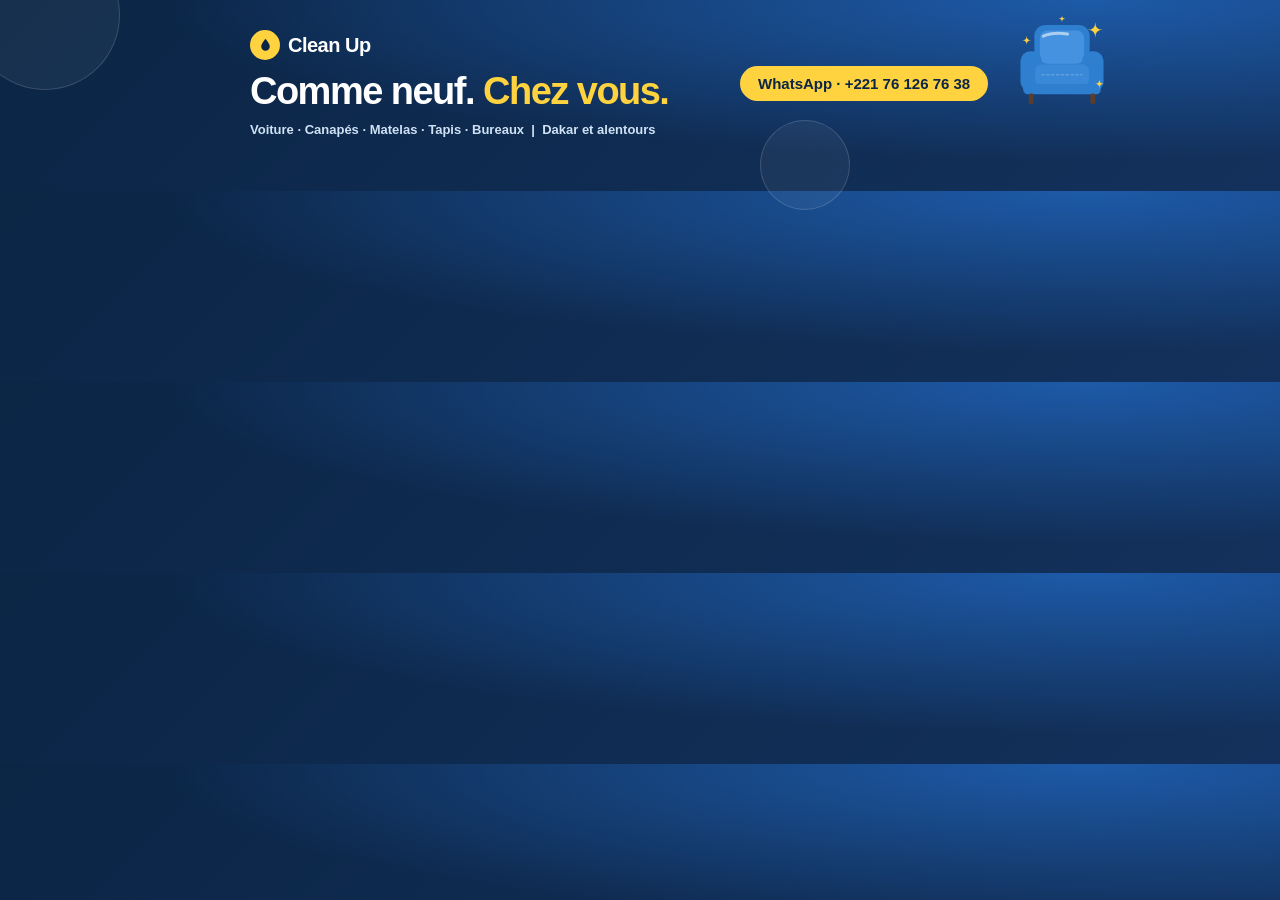
<file: marketing/couverture/couverture-linkedin-entreprise.html>
<!doctype html><html lang="fr"><head><meta charset="utf-8"><style>*{box-sizing:border-box;margin:0;padding:0}
body{font-family:Inter,'Helvetica Neue',Arial,sans-serif;color:#fff;overflow:hidden;
 background:radial-gradient(120% 140% at 85% 0%,#1d5aa8 0%,rgba(29,90,168,0) 60%),linear-gradient(135deg,#0B2545,#13315C)}
.bubble{position:absolute;border-radius:50%;border:1.5px solid rgba(255,255,255,.14);background:rgba(255,255,255,.05)}
.brand{display:flex;align-items:center;gap:10px;font-weight:900;letter-spacing:-.5px}.brand i{display:grid;place-items:center;border-radius:50%;background:#FFD23F;flex:none}
.sl{font-weight:900;line-height:1;letter-spacing:-.04em}.sl em{font-style:normal;color:#FFD23F}
.chips{display:flex;gap:6px;flex-wrap:wrap}.chips span{background:rgba(255,255,255,.12);border:1px solid rgba(255,255,255,.25);border-radius:20px;font-weight:700}
.chips span.cta{background:#FFD23F;border:0;color:#0B2545}.cta{font-weight:800;color:#0B2545;background:#FFD23F;border-radius:30px;display:inline-block;white-space:nowrap}
.sofa{position:absolute}.sofa svg{width:100%;height:100%}
.tag{position:absolute;background:#FFD23F;color:#0B2545;font-weight:900;border-radius:20px}
body{width:1128px;height:191px;position:relative}</style></head><body>
<div class="bubble" style="left:-30px;top:-60px;width:150px;height:150px"></div><div class="bubble" style="left:760px;top:120px;width:90px;height:90px"></div>
<div style="position:absolute;left:250px;top:30px"><div class="brand" style="font-size:20px;gap:8px"><i style="width:30px;height:30px"><svg viewBox="0 0 24 24" width="17" height="17" fill="#0B2545"><path d="M12 2.5c3.6 4.3 6 7.6 6 11a6 6 0 0 1-12 0c0-3.4 2.4-6.7 6-11z"/></svg></i>Clean Up</div>
 <div class="sl" style="font-size:38px;margin-top:12px;white-space:nowrap">Comme neuf. <em>Chez vous.</em></div>
 <div style="margin-top:12px;font-size:13px;font-weight:700;color:#cfe2f5;white-space:nowrap">Voiture · Canapés · Matelas · Tapis · Bureaux &nbsp;|&nbsp; Dakar et alentours</div></div>
<div class="cta" style="position:absolute;left:740px;top:66px;font-size:15px;padding:9px 18px">WhatsApp · +221 76 126 76 38</div>
<div class="sofa" style="left:1010px;top:16px;width:104px;height:90px"><svg viewBox="0 0 300 260" xmlns="http://www.w3.org/2000/svg"><rect x="70" y="26" width="160" height="124" rx="32" fill="#2f7fd0"/><rect x="86" y="42" width="128" height="96" rx="22" fill="#4592e0"/><rect x="30" y="102" width="62" height="116" rx="28" fill="#2f7fd0"/><rect x="208" y="102" width="62" height="116" rx="28" fill="#2f7fd0"/><rect x="72" y="140" width="156" height="62" rx="20" fill="#3a89d8"/><rect x="38" y="196" width="224" height="30" rx="13" fill="#2f7fd0"/><rect x="54" y="224" width="14" height="30" rx="5" fill="#5a3d2b"/><rect x="232" y="224" width="14" height="30" rx="5" fill="#5a3d2b"/><path d="M92 170h116" stroke="rgba(255,255,255,.28)" stroke-width="3" stroke-dasharray="7 7" stroke-linecap="round" fill="none"/><path d="M96 58c18-8 44-10 70-6" stroke="rgba(255,255,255,.55)" stroke-width="9" stroke-linecap="round" fill="none"/><path d="M246 18Q246 40 268 40Q246 40 246 62Q246 40 224 40Q246 40 246 18Z" fill="#FFD23F"/><path d="M48 57Q48 70 61 70Q48 70 48 83Q48 70 35 70Q48 70 48 57Z" fill="#FFD23F"/><path d="M258 183Q258 196 271 196Q258 196 258 209Q258 196 245 196Q258 196 258 183Z" fill="#FFD23F"/><path d="M150 -2Q150 8 160 8Q150 8 150 18Q150 8 140 8Q150 8 150 -2Z" fill="#FFD23F"/></svg></div></body></html>
</file>
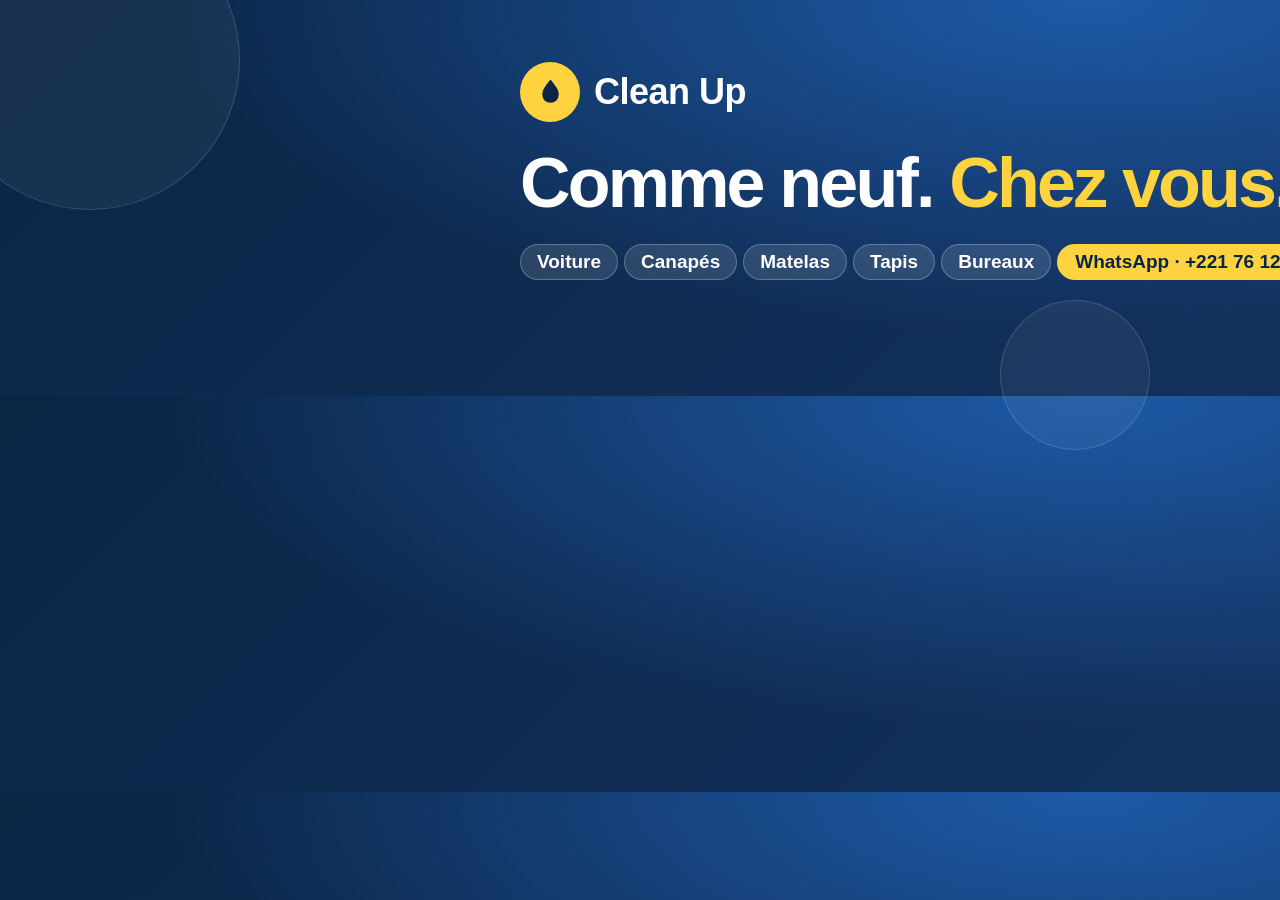
<file: marketing/couverture/couverture-linkedin-profil.html>
<!doctype html><html lang="fr"><head><meta charset="utf-8"><style>*{box-sizing:border-box;margin:0;padding:0}
body{font-family:Inter,'Helvetica Neue',Arial,sans-serif;color:#fff;overflow:hidden;
 background:radial-gradient(120% 140% at 85% 0%,#1d5aa8 0%,rgba(29,90,168,0) 60%),linear-gradient(135deg,#0B2545,#13315C)}
.bubble{position:absolute;border-radius:50%;border:1.5px solid rgba(255,255,255,.14);background:rgba(255,255,255,.05)}
.brand{display:flex;align-items:center;gap:10px;font-weight:900;letter-spacing:-.5px}.brand i{display:grid;place-items:center;border-radius:50%;background:#FFD23F;flex:none}
.sl{font-weight:900;line-height:1;letter-spacing:-.04em}.sl em{font-style:normal;color:#FFD23F}
.chips{display:flex;gap:6px;flex-wrap:wrap}.chips span{background:rgba(255,255,255,.12);border:1px solid rgba(255,255,255,.25);border-radius:20px;font-weight:700}
.chips span.cta{background:#FFD23F;border:0;color:#0B2545}.cta{font-weight:800;color:#0B2545;background:#FFD23F;border-radius:30px;display:inline-block;white-space:nowrap}
.sofa{position:absolute}.sofa svg{width:100%;height:100%}
.tag{position:absolute;background:#FFD23F;color:#0B2545;font-weight:900;border-radius:20px}
body{width:1584px;height:396px;position:relative}</style></head><body>
<div class="bubble" style="left:-60px;top:-90px;width:300px;height:300px"></div><div class="bubble" style="left:1000px;top:300px;width:150px;height:150px"></div><div class="bubble" style="left:1360px;top:-40px;width:150px;height:150px"></div>
<div style="position:absolute;left:520px;top:62px"><div class="brand" style="font-size:36px;gap:14px"><i style="width:60px;height:60px"><svg viewBox="0 0 24 24" width="33" height="33" fill="#0B2545"><path d="M12 2.5c3.6 4.3 6 7.6 6 11a6 6 0 0 1-12 0c0-3.4 2.4-6.7 6-11z"/></svg></i>Clean Up</div>
 <div class="sl" style="font-size:70px;margin-top:26px;white-space:nowrap">Comme neuf. <em>Chez vous.</em></div>
 <div class="chips" style="margin-top:26px;font-size:19px"><span style="padding:6px 16px">Voiture</span><span style="padding:6px 16px">Canapés</span><span style="padding:6px 16px">Matelas</span><span style="padding:6px 16px">Tapis</span><span style="padding:6px 16px">Bureaux</span><span class="cta" style="padding:7px 18px;border:0;font-size:19px">WhatsApp · +221 76 126 76 38</span></div></div>
<div class="sofa" style="left:1380px;top:120px;width:170px;height:147px"><svg viewBox="0 0 300 260" xmlns="http://www.w3.org/2000/svg"><rect x="70" y="26" width="160" height="124" rx="32" fill="#2f7fd0"/><rect x="86" y="42" width="128" height="96" rx="22" fill="#4592e0"/><rect x="30" y="102" width="62" height="116" rx="28" fill="#2f7fd0"/><rect x="208" y="102" width="62" height="116" rx="28" fill="#2f7fd0"/><rect x="72" y="140" width="156" height="62" rx="20" fill="#3a89d8"/><rect x="38" y="196" width="224" height="30" rx="13" fill="#2f7fd0"/><rect x="54" y="224" width="14" height="30" rx="5" fill="#5a3d2b"/><rect x="232" y="224" width="14" height="30" rx="5" fill="#5a3d2b"/><path d="M92 170h116" stroke="rgba(255,255,255,.28)" stroke-width="3" stroke-dasharray="7 7" stroke-linecap="round" fill="none"/><path d="M96 58c18-8 44-10 70-6" stroke="rgba(255,255,255,.55)" stroke-width="9" stroke-linecap="round" fill="none"/><path d="M246 18Q246 40 268 40Q246 40 246 62Q246 40 224 40Q246 40 246 18Z" fill="#FFD23F"/><path d="M48 57Q48 70 61 70Q48 70 48 83Q48 70 35 70Q48 70 48 57Z" fill="#FFD23F"/><path d="M258 183Q258 196 271 196Q258 196 258 209Q258 196 245 196Q258 196 258 183Z" fill="#FFD23F"/><path d="M150 -2Q150 8 160 8Q150 8 150 18Q150 8 140 8Q150 8 150 -2Z" fill="#FFD23F"/></svg></div></body></html>
</file>
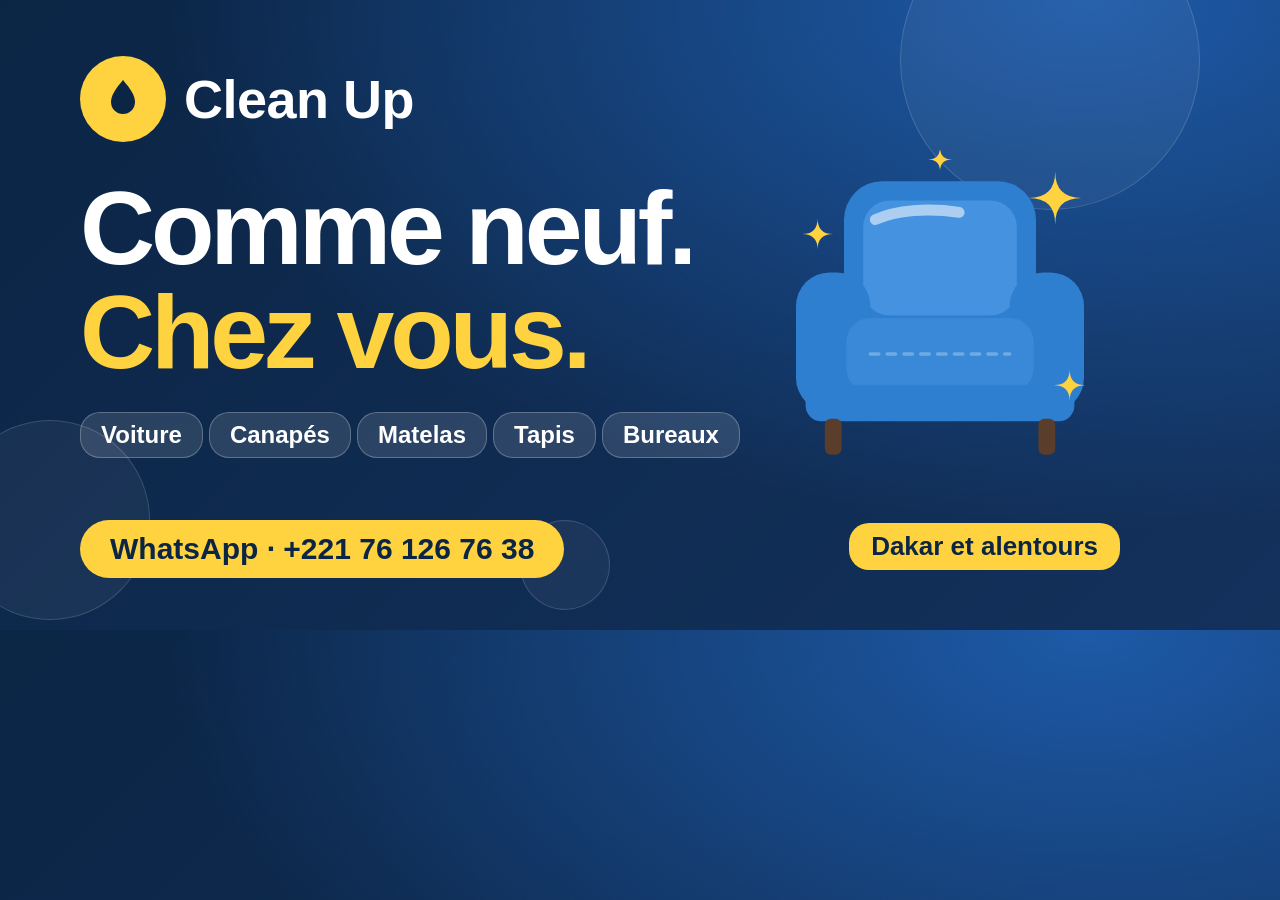
<file: marketing/couverture/image-partage.html>
<!doctype html><html lang="fr"><head><meta charset="utf-8"><style>*{box-sizing:border-box;margin:0;padding:0}
body{font-family:Inter,'Helvetica Neue',Arial,sans-serif;color:#fff;overflow:hidden;
 background:radial-gradient(120% 140% at 85% 0%,#1d5aa8 0%,rgba(29,90,168,0) 60%),linear-gradient(135deg,#0B2545,#13315C)}
.bubble{position:absolute;border-radius:50%;border:1.5px solid rgba(255,255,255,.14);background:rgba(255,255,255,.05)}
.brand{display:flex;align-items:center;gap:10px;font-weight:900;letter-spacing:-.5px}.brand i{display:grid;place-items:center;border-radius:50%;background:#FFD23F;flex:none}
.sl{font-weight:900;line-height:1;letter-spacing:-.04em}.sl em{font-style:normal;color:#FFD23F}
.chips{display:flex;gap:6px;flex-wrap:wrap}.chips span{background:rgba(255,255,255,.12);border:1px solid rgba(255,255,255,.25);border-radius:20px;font-weight:700}
.chips span.cta{background:#FFD23F;border:0;color:#0B2545}.cta{font-weight:800;color:#0B2545;background:#FFD23F;border-radius:30px;display:inline-block;white-space:nowrap}
.sofa{position:absolute}.sofa svg{width:100%;height:100%}
.tag{position:absolute;background:#FFD23F;color:#0B2545;font-weight:900;border-radius:20px}
body{width:1200px;height:630px;position:relative}</style></head><body>
<div class="bubble" style="left:900px;top:-90px;width:300px;height:300px"></div><div class="bubble" style="left:-50px;top:420px;width:200px;height:200px"></div><div class="bubble" style="left:520px;top:520px;width:90px;height:90px"></div>
<div style="position:absolute;left:80px;top:56px"><div class="brand" style="font-size:54px;gap:18px"><i style="width:86px;height:86px"><svg viewBox="0 0 24 24" width="48" height="48" fill="#0B2545"><path d="M12 2.5c3.6 4.3 6 7.6 6 11a6 6 0 0 1-12 0c0-3.4 2.4-6.7 6-11z"/></svg></i>Clean Up</div>
 <div class="sl" style="font-size:104px;margin-top:34px">Comme neuf.<br><em>Chez vous.</em></div>
 <div class="chips" style="margin-top:28px;font-size:24px"><span style="padding:8px 20px">Voiture</span><span style="padding:8px 20px">Canapés</span><span style="padding:8px 20px">Matelas</span><span style="padding:8px 20px">Tapis</span><span style="padding:8px 20px">Bureaux</span></div></div>
<div class="sofa" style="left:760px;top:150px;width:360px;height:312px"><svg viewBox="0 0 300 260" xmlns="http://www.w3.org/2000/svg"><rect x="70" y="26" width="160" height="124" rx="32" fill="#2f7fd0"/><rect x="86" y="42" width="128" height="96" rx="22" fill="#4592e0"/><rect x="30" y="102" width="62" height="116" rx="28" fill="#2f7fd0"/><rect x="208" y="102" width="62" height="116" rx="28" fill="#2f7fd0"/><rect x="72" y="140" width="156" height="62" rx="20" fill="#3a89d8"/><rect x="38" y="196" width="224" height="30" rx="13" fill="#2f7fd0"/><rect x="54" y="224" width="14" height="30" rx="5" fill="#5a3d2b"/><rect x="232" y="224" width="14" height="30" rx="5" fill="#5a3d2b"/><path d="M92 170h116" stroke="rgba(255,255,255,.28)" stroke-width="3" stroke-dasharray="7 7" stroke-linecap="round" fill="none"/><path d="M96 58c18-8 44-10 70-6" stroke="rgba(255,255,255,.55)" stroke-width="9" stroke-linecap="round" fill="none"/><path d="M246 18Q246 40 268 40Q246 40 246 62Q246 40 224 40Q246 40 246 18Z" fill="#FFD23F"/><path d="M48 57Q48 70 61 70Q48 70 48 83Q48 70 35 70Q48 70 48 57Z" fill="#FFD23F"/><path d="M258 183Q258 196 271 196Q258 196 258 209Q258 196 245 196Q258 196 258 183Z" fill="#FFD23F"/><path d="M150 -2Q150 8 160 8Q150 8 150 18Q150 8 140 8Q150 8 150 -2Z" fill="#FFD23F"/></svg></div>
<div class="cta" style="position:absolute;left:80px;bottom:52px;font-size:30px;padding:12px 30px">WhatsApp · +221 76 126 76 38</div>
<div class="tag" style="right:80px;bottom:60px;font-size:26px;padding:8px 22px">Dakar et alentours</div></body></html>
</file>
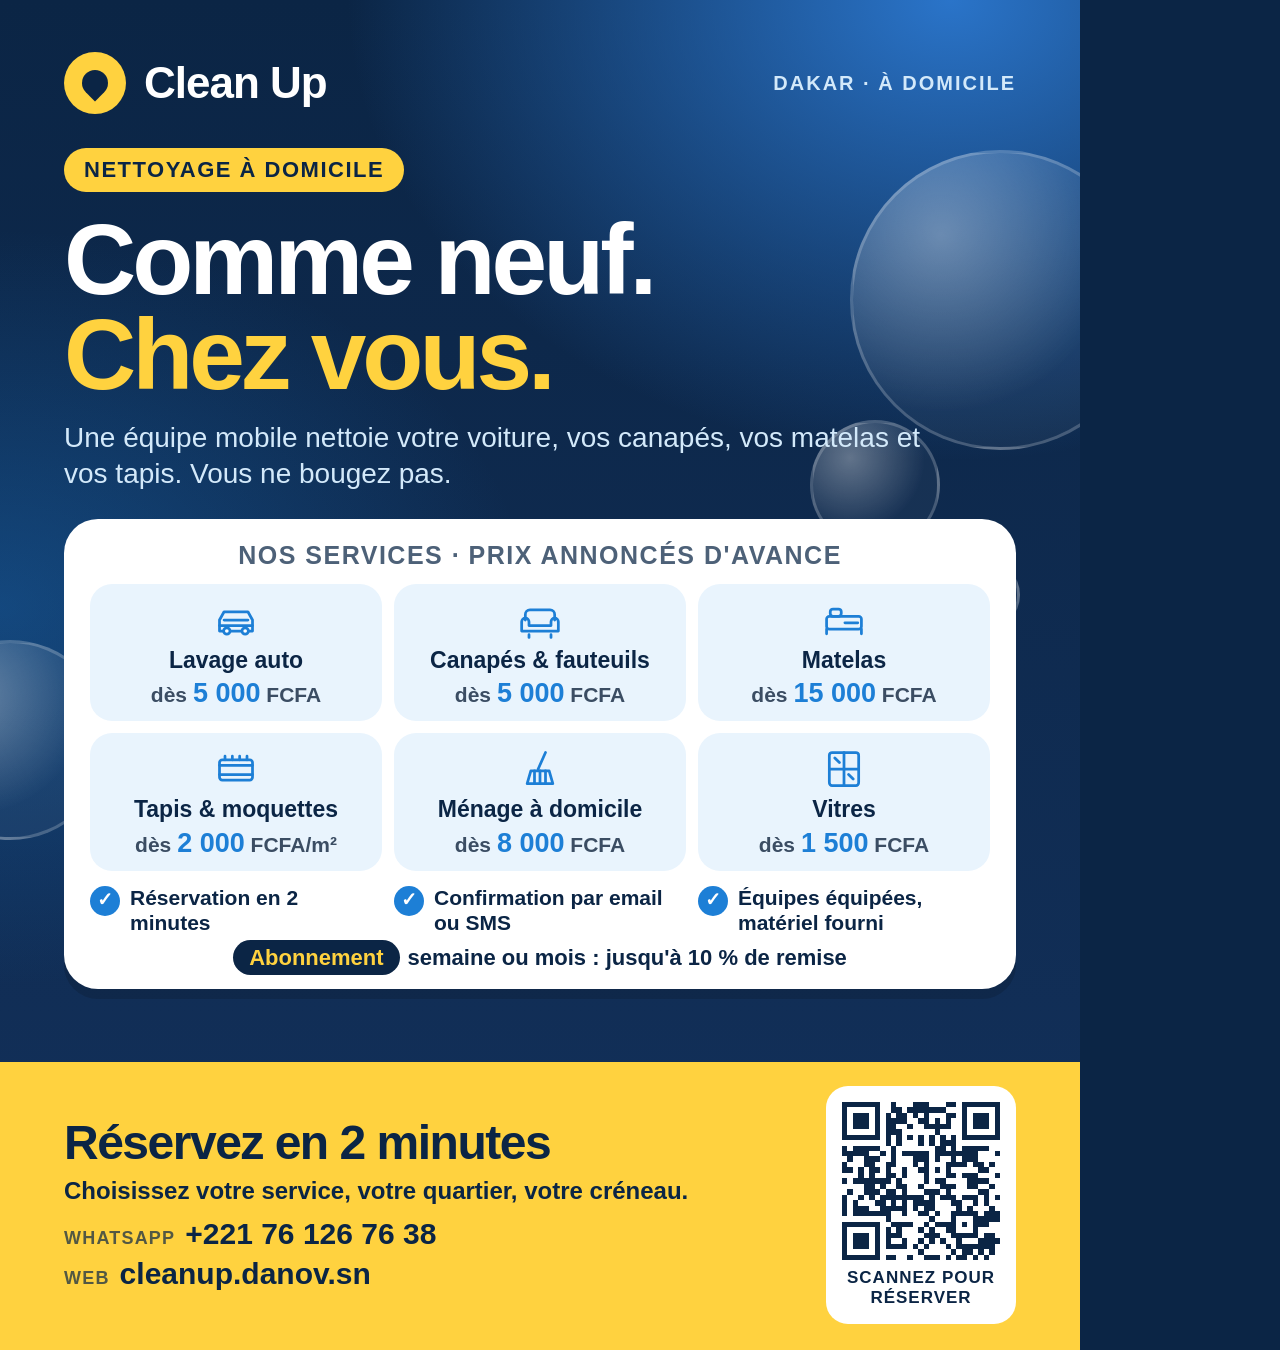
<file: marketing/affiches/html-social/01-acquisition.html>
<!doctype html><html lang="fr"><head><meta charset="utf-8"><title>Clean Up — Comme neuf. Chez vous.</title><style>
*{box-sizing:border-box;margin:0;padding:0}
:root{--ink:#0B2545;--ink2:#13315C;--water:#1D7FD6;--foam:#E9F4FD;--foam2:#D3E9FA;--lemon:#FFD23F}
html,body{width:1080px;height:1350px}
body{font-family:Inter,'Segoe UI','Helvetica Neue',Arial,sans-serif;color:#fff;background:var(--ink);-webkit-print-color-adjust:exact}
.p{position:relative;width:1080px;height:1350px;overflow:hidden;display:flex;flex-direction:column;
  background:radial-gradient(90% 55% at 88% 0%,#2a74c9 0%,rgba(42,116,201,0) 62%),radial-gradient(70% 40% at 0% 45%,rgba(29,127,214,.35) 0%,rgba(29,127,214,0) 70%),linear-gradient(180deg,var(--ink) 0%,var(--ink2) 100%)}
.b{position:absolute;border-radius:50%;border:3px solid rgba(255,255,255,.2);background:radial-gradient(circle at 30% 28%,rgba(255,255,255,.35),rgba(255,255,255,.04) 60%)}
.top{display:flex;align-items:center;gap:18px;padding:52px 64px 0;position:relative;z-index:2}
.mark{width:62px;height:62px;border-radius:50%;background:var(--lemon);display:grid;place-items:center}
.mark i{width:26px;height:26px;background:var(--ink);border-radius:50% 50% 50% 0;transform:rotate(-45deg)}
.top b{font-size:44px;font-weight:800;letter-spacing:-1px}
.top span{margin-left:auto;font-size:20px;font-weight:700;letter-spacing:2px;text-transform:uppercase;color:var(--foam2)}
.hero{padding:34px 64px 0;position:relative;z-index:2}
.kick{display:inline-block;background:var(--lemon);color:var(--ink);font-weight:800;font-size:22px;letter-spacing:1.5px;text-transform:uppercase;padding:9px 20px;border-radius:40px}
h1{margin-top:20px;font-size:100px;line-height:.95;font-weight:900;letter-spacing:-4px}
h1 em{font-style:normal;color:var(--lemon)}
.lead{margin-top:18px;font-size:28px;line-height:1.3;font-weight:500;color:var(--foam2);max-width:900px}
.panel{position:relative;z-index:2;margin:26px 64px 0;background:#fff;color:var(--ink);border-radius:34px;padding:22px 26px 18px;box-shadow:0 10px 0 rgba(0,0,0,.14)}
.panel h2{font-size:25px;font-weight:800;letter-spacing:1.5px;text-transform:uppercase;color:#4d6178;text-align:center;margin-bottom:14px}
.grid{display:grid;grid-template-columns:repeat(3,1fr);gap:12px}
.svc{background:var(--foam);border-radius:22px;padding:14px 10px 12px;text-align:center;display:flex;flex-direction:column;align-items:center;gap:5px}
.svc svg{width:44px;height:44px}
.svc b{font-size:23px;line-height:1.15;font-weight:800}
.svc span{font-size:21px;font-weight:600;color:#3b4d63} .svc strong{font-size:27px;color:var(--water);font-weight:900}
.trust{display:grid;grid-template-columns:repeat(3,1fr);gap:12px;margin-top:14px}
.trust div{display:flex;gap:10px;align-items:flex-start;font-size:21px;font-weight:700;line-height:1.2}
.trust i{flex:none;width:30px;height:30px;border-radius:50%;background:var(--water);color:#fff;font-style:normal;display:grid;place-items:center;font-size:19px;font-weight:900;margin-top:1px}
.cta{position:relative;z-index:2;margin-top:auto;background:var(--lemon);color:var(--ink);padding:24px 64px 26px;display:grid;grid-template-columns:1fr 190px;gap:30px;align-items:center}
.cta h3{font-size:48px;font-weight:900;line-height:1;letter-spacing:-1.5px}
.cta .sub{margin-top:10px;font-size:24px;font-weight:700}
.rows{margin-top:12px;display:grid;gap:6px;font-size:30px;font-weight:800}
.rows small{font-size:18px;font-weight:700;letter-spacing:1.2px;text-transform:uppercase;opacity:.7;margin-right:10px}
.qr{background:#fff;border-radius:22px;padding:16px;text-align:center;font-size:17px;font-weight:800;letter-spacing:1px;text-transform:uppercase}
.qr svg{display:block;width:100%;height:auto;margin-bottom:8px}
.abo{margin-top:10px;text-align:center;font-size:22px;font-weight:700;color:var(--ink)} .abo b{background:var(--ink);color:var(--lemon);border-radius:40px;padding:5px 16px;margin-right:8px}
</style></head><body><div class="p">
<div class="b" style="width:300px;height:300px;right:-70px;top:150px"></div><div class="b" style="width:130px;height:130px;right:140px;top:420px"></div>
<div class="b" style="width:200px;height:200px;left:-90px;top:640px"></div><div class="b" style="width:70px;height:70px;right:60px;top:560px"></div>
<div class="top"><div class="mark"><i></i></div><b>Clean Up</b><span>Dakar · À domicile</span></div>
<div class="hero"><span class="kick">Nettoyage à domicile</span>
<h1>Comme neuf.<br><em>Chez vous.</em></h1>
<p class="lead">Une équipe mobile nettoie votre voiture, vos canapés, vos matelas et vos tapis. Vous ne bougez pas.</p></div>
<div class="panel"><h2>Nos services · prix annoncés d'avance</h2>
<div class="grid"><div class="svc"><svg viewBox="0 0 48 48" fill="none" stroke="#1D7FD6" stroke-width="3" stroke-linecap="round" stroke-linejoin="round"><path d="M6 30v-6l5-9h26l5 9v6"/><path d="M6 30h36v6H6z"/><circle cx="14" cy="36" r="3.5" fill="#fff"/><circle cx="34" cy="36" r="3.5" fill="#fff"/><path d="M11 24h26"/></svg><b>Lavage auto</b><span>dès <strong>5 000</strong> FCFA</span></div><div class="svc"><svg viewBox="0 0 48 48" fill="none" stroke="#1D7FD6" stroke-width="3" stroke-linecap="round" stroke-linejoin="round"><path d="M8 24v-6a5 5 0 0 1 5-5h22a5 5 0 0 1 5 5v6"/><path d="M4 26a4 4 0 0 1 8 0v4h24v-4a4 4 0 0 1 8 0v10H4z"/><path d="M12 40v3M36 40v3"/></svg><b>Canapés & fauteuils</b><span>dès <strong>5 000</strong> FCFA</span></div><div class="svc"><svg viewBox="0 0 48 48" fill="none" stroke="#1D7FD6" stroke-width="3" stroke-linecap="round" stroke-linejoin="round"><rect x="5" y="20" width="38" height="14" rx="3"/><path d="M5 34v5M43 34v5"/><rect x="9" y="12" width="12" height="8" rx="3"/><path d="M25 27h14"/></svg><b>Matelas</b><span>dès <strong>15 000</strong> FCFA</span></div><div class="svc"><svg viewBox="0 0 48 48" fill="none" stroke="#1D7FD6" stroke-width="3" stroke-linecap="round" stroke-linejoin="round"><rect x="6" y="14" width="36" height="22" rx="3"/><path d="M6 20h36M6 30h36M12 14v-4M20 14v-4M28 14v-4M36 14v-4"/></svg><b>Tapis & moquettes</b><span>dès <strong>2 000</strong> FCFA/m²</span></div><div class="svc"><svg viewBox="0 0 48 48" fill="none" stroke="#1D7FD6" stroke-width="3" stroke-linecap="round" stroke-linejoin="round"><path d="M30 6 22 24"/><path d="M14 26h20l4 14H10z"/><path d="M18 26v14M24 26v14M30 26v14"/></svg><b>Ménage à domicile</b><span>dès <strong>8 000</strong> FCFA</span></div><div class="svc"><svg viewBox="0 0 48 48" fill="none" stroke="#1D7FD6" stroke-width="3" stroke-linecap="round" stroke-linejoin="round"><rect x="8" y="6" width="32" height="36" rx="3"/><path d="M24 6v36M8 24h32"/><path d="M14 12l5 5M29 30l5 5" /></svg><b>Vitres</b><span>dès <strong>1 500</strong> FCFA</span></div></div>
<div class="trust"><div><i>✓</i>Réservation en 2 minutes</div><div><i>✓</i>Confirmation par email ou SMS</div><div><i>✓</i>Équipes équipées, matériel fourni</div></div>
<p class="abo"><b>Abonnement</b>semaine ou mois : jusqu'à 10 % de remise</p></div>
<div class="cta"><div><h3>Réservez en 2 minutes</h3><p class="sub">Choisissez votre service, votre quartier, votre créneau.</p>
<div class="rows"><div><small>WhatsApp</small>+221 76 126 76 38</div><div><small>Web</small>cleanup.danov.sn</div></div></div>
<div class="qr"><svg viewBox="0 0 29 29" shape-rendering="crispEdges" xmlns="http://www.w3.org/2000/svg" class="segno"><path class="qrline" stroke="#0b2545" d="M0 0.5h7m2 0h1m3 0h3m3 0h2m1 0h7m-29 1h1m5 0h1m2 0h2m1 0h7m3 0h1m5 0h1m-29 1h1m1 0h3m1 0h1m1 0h1m1 0h2m1 0h1m1 0h1m3 0h2m1 0h1m1 0h3m1 0h1m-29 1h1m1 0h3m1 0h1m1 0h4m2 0h2m1 0h1m1 0h1m2 0h1m1 0h3m1 0h1m-29 1h1m1 0h3m1 0h1m1 0h2m2 0h1m2 0h5m2 0h1m1 0h3m1 0h1m-29 1h1m5 0h1m1 0h3m6 0h1m4 0h1m5 0h1m-29 1h7m1 0h1m1 0h1m1 0h1m1 0h1m1 0h1m1 0h1m1 0h1m1 0h7m-21 1h1m1 0h1m3 0h1m1 0h1m1 0h3m-21 1h1m1 0h5m2 0h1m7 0h2m1 0h1m1 0h5m-27 1h5m2 0h1m1 0h1m1 0h5m1 0h8m3 0h1m-28 1h1m2 0h3m2 0h1m3 0h3m1 0h1m2 0h1m1 0h3m-25 1h1m3 0h2m2 0h2m3 0h1m1 0h1m3 0h4m1 0h2m1 0h1m-28 1h2m1 0h1m1 0h2m1 0h1m2 0h1m2 0h2m1 0h1m1 0h1m5 0h2m-24 1h1m1 0h1m2 0h2m1 0h1m3 0h1m3 0h2m1 0h3m3 0h1m-29 1h1m1 0h7m1 0h1m4 0h1m1 0h2m4 0h4m-23 1h2m1 0h1m2 0h2m2 0h1m3 0h3m2 0h2m2 0h1m-27 1h1m2 0h3m1 0h2m1 0h1m3 0h3m1 0h1m5 0h2m-27 1h1m2 0h1m1 0h1m1 0h8m1 0h1m1 0h3m1 0h3m1 0h1m1 0h1m-29 1h1m1 0h1m3 0h2m1 0h1m1 0h1m1 0h4m3 0h2m2 0h1m1 0h1m-27 1h1m1 0h3m2 0h5m1 0h1m1 0h2m4 0h1m1 0h1m3 0h1m-28 1h1m1 0h7m2 0h1m2 0h2m1 0h1m2 0h5m1 0h3m-21 1h1m7 0h1m3 0h1m3 0h5m-29 1h7m2 0h4m2 0h1m1 0h4m1 0h1m1 0h3m-27 1h1m5 0h1m1 0h1m1 0h1m3 0h1m1 0h1m2 0h2m3 0h1m-25 1h1m1 0h3m1 0h1m1 0h3m4 0h3m2 0h5m1 0h2m-28 1h1m1 0h3m1 0h1m1 0h1m2 0h1m2 0h1m1 0h1m1 0h1m2 0h1m3 0h4m-29 1h1m1 0h3m1 0h1m1 0h4m1 0h1m1 0h1m3 0h1m1 0h7m-28 1h1m5 0h1m7 0h1m5 0h1m1 0h2m1 0h1m1 0h1m-28 1h7m1 0h2m2 0h1m2 0h3m1 0h1m1 0h2m1 0h1m1 0h1"/></svg>Scannez pour réserver</div></div>
</div></body></html>
</file>
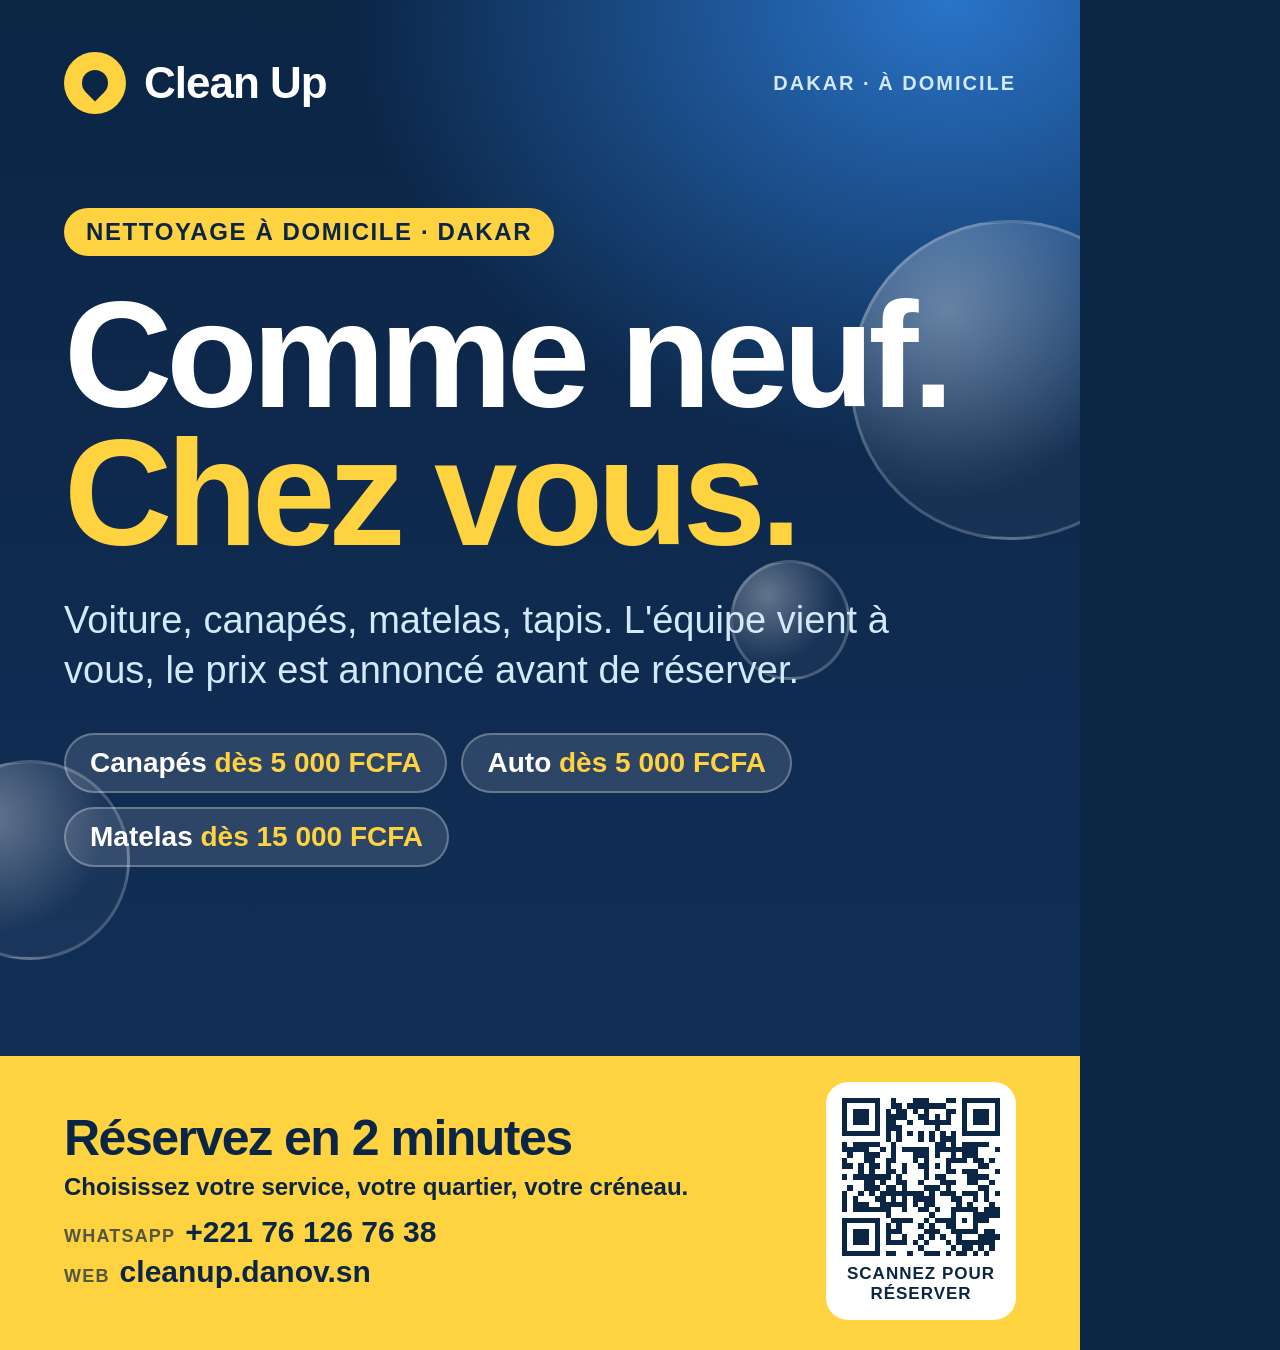
<file: marketing/affiches/html-social/02-simple.html>
<!doctype html><html lang="fr"><head><meta charset="utf-8"><title>Clean Up — simple</title><style>*{box-sizing:border-box;margin:0;padding:0}
:root{--ink:#0B2545;--ink2:#13315C;--water:#1D7FD6;--foam:#E9F4FD;--foam2:#D3E9FA;--lemon:#FFD23F}
html,body{width:1080px;height:1350px}
body{font-family:Inter,'Segoe UI','Helvetica Neue',Arial,sans-serif;color:#fff;background:var(--ink);-webkit-print-color-adjust:exact}
.p{position:relative;width:1080px;height:1350px;overflow:hidden;display:flex;flex-direction:column;
 background:radial-gradient(90% 55% at 88% 0%,#2a74c9 0%,rgba(42,116,201,0) 62%),linear-gradient(180deg,var(--ink) 0%,var(--ink2) 100%)}
.b{position:absolute;border-radius:50%;border:3px solid rgba(255,255,255,.2);background:radial-gradient(circle at 30% 28%,rgba(255,255,255,.35),rgba(255,255,255,.04) 60%)}
.top{display:flex;align-items:center;gap:18px;padding:52px 64px 0;position:relative;z-index:2}
.mark{width:62px;height:62px;border-radius:50%;background:var(--lemon);display:grid;place-items:center}
.mark i{width:26px;height:26px;background:var(--ink);border-radius:50% 50% 50% 0;transform:rotate(-45deg)}
.top b{font-size:44px;font-weight:800;letter-spacing:-1px} .top span{margin-left:auto;font-size:20px;font-weight:700;letter-spacing:2px;text-transform:uppercase;color:var(--foam2)}
.cta{position:relative;z-index:2;margin-top:auto;background:var(--lemon);color:var(--ink);padding:26px 64px 30px;display:grid;grid-template-columns:1fr 190px;gap:30px;align-items:center}
.cta h3{font-size:50px;font-weight:900;line-height:1;letter-spacing:-1.5px} .cta .sub{margin-top:10px;font-size:24px;font-weight:700}
.rows{margin-top:14px;display:grid;gap:6px;font-size:30px;font-weight:800} .rows small{font-size:18px;font-weight:700;letter-spacing:1.2px;text-transform:uppercase;opacity:.7;margin-right:10px}
.qr{background:#fff;border-radius:22px;padding:16px;text-align:center;font-size:17px;font-weight:800;letter-spacing:1px;text-transform:uppercase}
.qr svg{display:block;width:100%;height:auto;margin-bottom:8px}

.hero{position:relative;z-index:2;padding:0 64px;margin-top:auto;margin-bottom:auto}
.kick{display:inline-block;background:var(--lemon);color:var(--ink);font-weight:800;font-size:24px;letter-spacing:1.6px;text-transform:uppercase;padding:10px 22px;border-radius:40px}
h1{margin-top:30px;font-size:150px;line-height:.92;font-weight:900;letter-spacing:-6px} h1 em{font-style:normal;color:var(--lemon)}
.lead{margin-top:34px;font-size:38px;line-height:1.3;font-weight:500;color:var(--foam2);max-width:860px}
.pills{margin-top:38px;display:flex;flex-wrap:wrap;gap:14px}
.pills span{background:rgba(255,255,255,.12);border:2px solid rgba(255,255,255,.28);border-radius:40px;padding:12px 24px;font-size:28px;font-weight:700}
.pills b{color:var(--lemon)}
</style></head><body><div class="p">
<div class="b" style="width:320px;height:320px;right:-90px;top:220px"></div><div class="b" style="width:120px;height:120px;right:230px;top:560px"></div><div class="b" style="width:200px;height:200px;left:-70px;top:760px"></div>
<div class="top"><div class="mark"><i></i></div><b>Clean Up</b><span>Dakar · À domicile</span></div>
<div class="hero"><span class="kick">Nettoyage à domicile · Dakar</span>
<h1>Comme neuf.<br><em>Chez vous.</em></h1>
<p class="lead">Voiture, canapés, matelas, tapis. L'équipe vient à vous, le prix est annoncé avant de réserver.</p>
<div class="pills"><span>Canapés <b>dès 5 000 FCFA</b></span><span>Auto <b>dès 5 000 FCFA</b></span><span>Matelas <b>dès 15 000 FCFA</b></span></div></div>
<div class="cta"><div><h3>Réservez en 2 minutes</h3><p class="sub">Choisissez votre service, votre quartier, votre créneau.</p>
<div class="rows"><div><small>WhatsApp</small>+221 76 126 76 38</div><div><small>Web</small>cleanup.danov.sn</div></div></div>
<div class="qr"><svg viewBox="0 0 29 29" shape-rendering="crispEdges" xmlns="http://www.w3.org/2000/svg" class="segno"><path class="qrline" stroke="#0b2545" d="M0 0.5h7m2 0h1m3 0h3m3 0h2m1 0h7m-29 1h1m5 0h1m2 0h2m1 0h7m3 0h1m5 0h1m-29 1h1m1 0h3m1 0h1m1 0h1m1 0h2m1 0h1m1 0h1m3 0h2m1 0h1m1 0h3m1 0h1m-29 1h1m1 0h3m1 0h1m1 0h4m2 0h2m1 0h1m1 0h1m2 0h1m1 0h3m1 0h1m-29 1h1m1 0h3m1 0h1m1 0h2m2 0h1m2 0h5m2 0h1m1 0h3m1 0h1m-29 1h1m5 0h1m1 0h3m6 0h1m4 0h1m5 0h1m-29 1h7m1 0h1m1 0h1m1 0h1m1 0h1m1 0h1m1 0h1m1 0h1m1 0h7m-21 1h1m1 0h1m3 0h1m1 0h1m1 0h3m-21 1h1m1 0h5m2 0h1m7 0h2m1 0h1m1 0h5m-27 1h5m2 0h1m1 0h1m1 0h5m1 0h8m3 0h1m-28 1h1m2 0h3m2 0h1m3 0h3m1 0h1m2 0h1m1 0h3m-25 1h1m3 0h2m2 0h2m3 0h1m1 0h1m3 0h4m1 0h2m1 0h1m-28 1h2m1 0h1m1 0h2m1 0h1m2 0h1m2 0h2m1 0h1m1 0h1m5 0h2m-24 1h1m1 0h1m2 0h2m1 0h1m3 0h1m3 0h2m1 0h3m3 0h1m-29 1h1m1 0h7m1 0h1m4 0h1m1 0h2m4 0h4m-23 1h2m1 0h1m2 0h2m2 0h1m3 0h3m2 0h2m2 0h1m-27 1h1m2 0h3m1 0h2m1 0h1m3 0h3m1 0h1m5 0h2m-27 1h1m2 0h1m1 0h1m1 0h8m1 0h1m1 0h3m1 0h3m1 0h1m1 0h1m-29 1h1m1 0h1m3 0h2m1 0h1m1 0h1m1 0h4m3 0h2m2 0h1m1 0h1m-27 1h1m1 0h3m2 0h5m1 0h1m1 0h2m4 0h1m1 0h1m3 0h1m-28 1h1m1 0h7m2 0h1m2 0h2m1 0h1m2 0h5m1 0h3m-21 1h1m7 0h1m3 0h1m3 0h5m-29 1h7m2 0h4m2 0h1m1 0h4m1 0h1m1 0h3m-27 1h1m5 0h1m1 0h1m1 0h1m3 0h1m1 0h1m2 0h2m3 0h1m-25 1h1m1 0h3m1 0h1m1 0h3m4 0h3m2 0h5m1 0h2m-28 1h1m1 0h3m1 0h1m1 0h1m2 0h1m2 0h1m1 0h1m1 0h1m2 0h1m3 0h4m-29 1h1m1 0h3m1 0h1m1 0h4m1 0h1m1 0h1m3 0h1m1 0h7m-28 1h1m5 0h1m7 0h1m5 0h1m1 0h2m1 0h1m1 0h1m-28 1h7m1 0h2m2 0h1m2 0h3m1 0h1m1 0h2m1 0h1m1 0h1"/></svg>Scannez pour réserver</div></div></div></body></html>
</file>
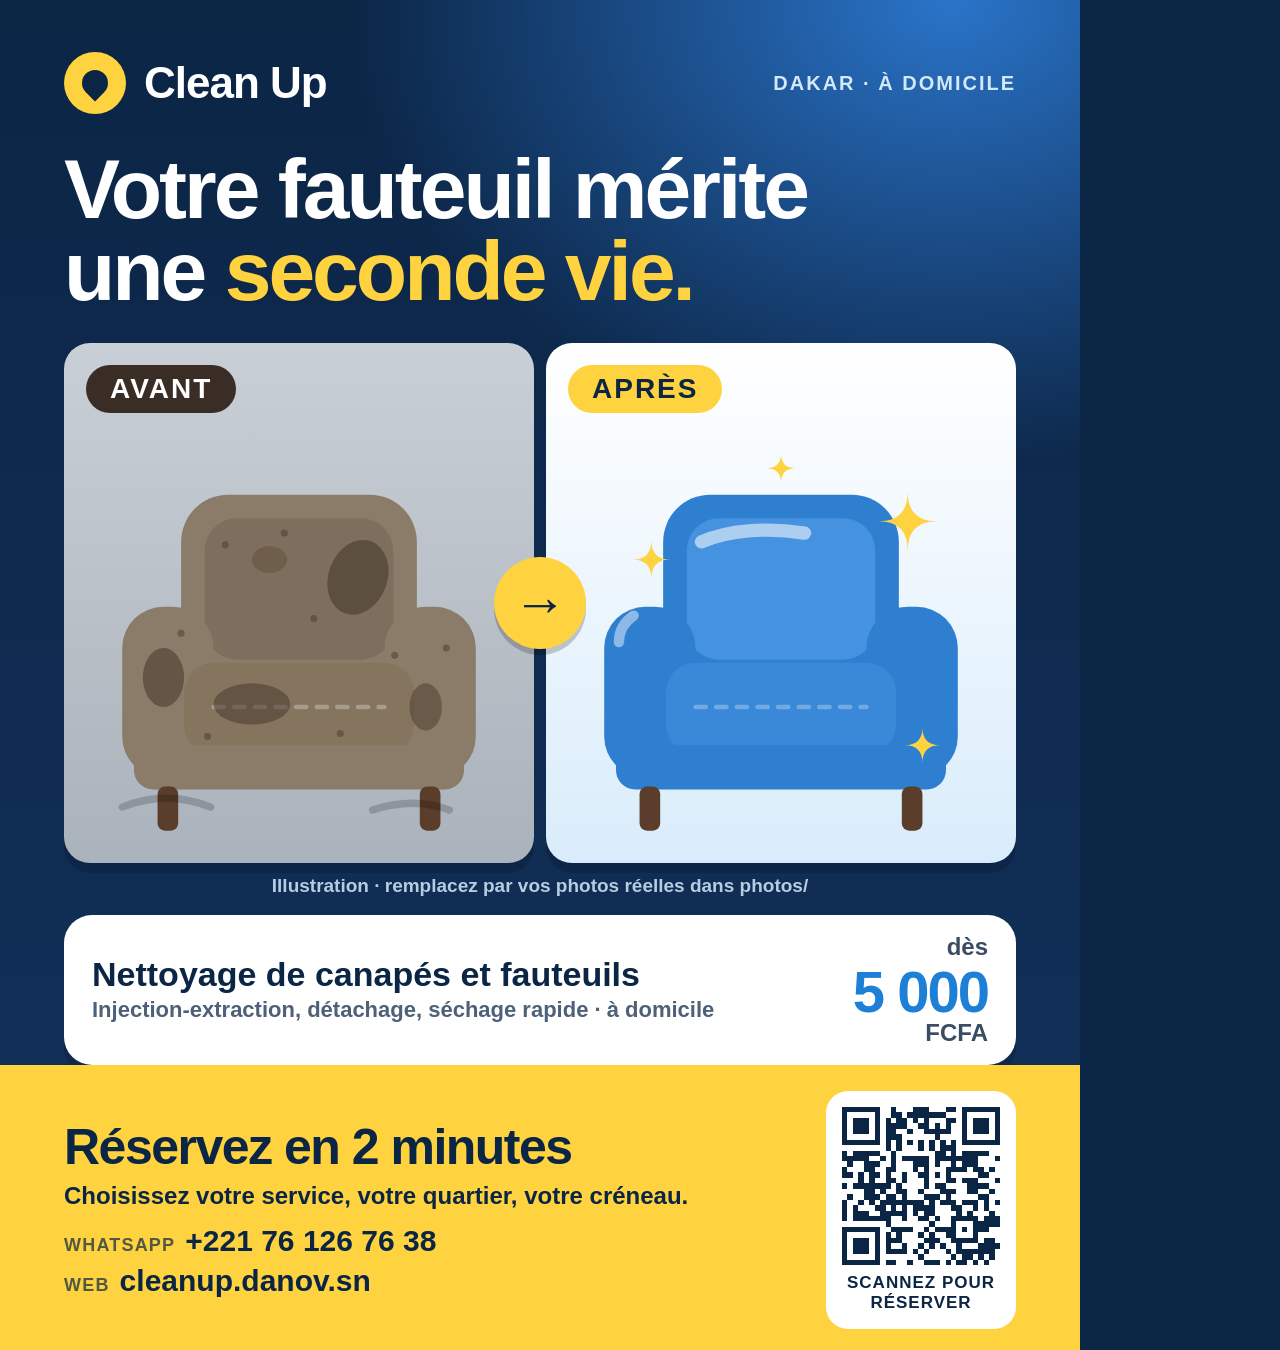
<file: marketing/affiches/html-social/03-avant-apres.html>
<!doctype html><html lang="fr"><head><meta charset="utf-8"><title>Clean Up — avant / après</title><style>*{box-sizing:border-box;margin:0;padding:0}
:root{--ink:#0B2545;--ink2:#13315C;--water:#1D7FD6;--foam:#E9F4FD;--foam2:#D3E9FA;--lemon:#FFD23F}
html,body{width:1080px;height:1350px}
body{font-family:Inter,'Segoe UI','Helvetica Neue',Arial,sans-serif;color:#fff;background:var(--ink);-webkit-print-color-adjust:exact}
.p{position:relative;width:1080px;height:1350px;overflow:hidden;display:flex;flex-direction:column;
 background:radial-gradient(90% 55% at 88% 0%,#2a74c9 0%,rgba(42,116,201,0) 62%),linear-gradient(180deg,var(--ink) 0%,var(--ink2) 100%)}
.b{position:absolute;border-radius:50%;border:3px solid rgba(255,255,255,.2);background:radial-gradient(circle at 30% 28%,rgba(255,255,255,.35),rgba(255,255,255,.04) 60%)}
.top{display:flex;align-items:center;gap:18px;padding:52px 64px 0;position:relative;z-index:2}
.mark{width:62px;height:62px;border-radius:50%;background:var(--lemon);display:grid;place-items:center}
.mark i{width:26px;height:26px;background:var(--ink);border-radius:50% 50% 50% 0;transform:rotate(-45deg)}
.top b{font-size:44px;font-weight:800;letter-spacing:-1px} .top span{margin-left:auto;font-size:20px;font-weight:700;letter-spacing:2px;text-transform:uppercase;color:var(--foam2)}
.cta{position:relative;z-index:2;margin-top:auto;background:var(--lemon);color:var(--ink);padding:26px 64px 30px;display:grid;grid-template-columns:1fr 190px;gap:30px;align-items:center}
.cta h3{font-size:50px;font-weight:900;line-height:1;letter-spacing:-1.5px} .cta .sub{margin-top:10px;font-size:24px;font-weight:700}
.rows{margin-top:14px;display:grid;gap:6px;font-size:30px;font-weight:800} .rows small{font-size:18px;font-weight:700;letter-spacing:1.2px;text-transform:uppercase;opacity:.7;margin-right:10px}
.qr{background:#fff;border-radius:22px;padding:16px;text-align:center;font-size:17px;font-weight:800;letter-spacing:1px;text-transform:uppercase}
.qr svg{display:block;width:100%;height:auto;margin-bottom:8px}

.hero{position:relative;z-index:2;padding:34px 64px 0}
h1{font-size:84px;line-height:.98;font-weight:900;letter-spacing:-3px} h1 em{font-style:normal;color:var(--lemon)}
.lead{margin-top:16px;font-size:30px;line-height:1.3;font-weight:500;color:var(--foam2)}
.ba{position:relative;z-index:2;margin:30px 64px 0;display:grid;grid-template-columns:1fr 1fr;gap:12px}
.ba figure{position:relative;border-radius:26px;overflow:hidden;height:520px;background:#cfd6dd;box-shadow:0 10px 0 rgba(0,0,0,.16)}
.ba figure.ill.before{background:linear-gradient(180deg,#c9cfd6,#aab2bb)} .ba figure.ill.after{background:linear-gradient(180deg,#fff,#d9ecfb)}
.ba img{position:absolute;inset:0;width:100%;height:100%;object-fit:cover}
.ba svg{position:absolute;left:14px;right:14px;bottom:0;top:90px;width:calc(100% - 28px);height:calc(100% - 90px)}
.ba figcaption{position:absolute;left:0;bottom:0;z-index:3;padding:14px 34px;border-radius:0 22px 0 0;font-size:34px;font-weight:900;letter-spacing:2px;text-transform:uppercase}
.ba .ill figcaption{top:22px;bottom:auto;left:22px;border-radius:40px;padding:8px 24px;font-size:28px}
.before figcaption{background:#3a2d26;color:#fff} .after figcaption{background:var(--lemon);color:var(--ink)}
.arrow{position:absolute;z-index:4;left:50%;top:50%;transform:translate(-50%,-50%);width:92px;height:92px;border-radius:50%;background:var(--lemon);color:var(--ink);display:grid;place-items:center;font-size:54px;font-weight:900;box-shadow:0 6px 0 rgba(0,0,0,.2)}
.note{position:relative;z-index:2;margin:12px 64px 0;font-size:19px;font-weight:600;color:var(--foam2);opacity:.85;text-align:center}
.offer{position:relative;z-index:2;margin:18px 64px 0;background:#fff;color:var(--ink);border-radius:28px;padding:20px 28px;display:flex;align-items:center;gap:22px;box-shadow:0 10px 0 rgba(0,0,0,.14)}
.offer b{font-size:34px;font-weight:900;line-height:1.1} .offer small{display:block;font-size:22px;font-weight:600;color:#4d6178;margin-top:4px}
.offer .px{margin-left:auto;text-align:right;font-size:24px;font-weight:700;color:#3b4d63;line-height:1} .offer .px strong{display:block;font-size:58px;color:var(--water);font-weight:900;letter-spacing:-2px;margin-top:4px}

</style></head><body><div class="p">
<div class="top"><div class="mark"><i></i></div><b>Clean Up</b><span>Dakar · À domicile</span></div>
<div class="hero"><h1>Votre fauteuil mérite<br>une <em>seconde vie.</em></h1></div>
<div class="ba"><figure class="before ill"><figcaption>Avant</figcaption><svg viewBox="0 0 300 260" xmlns="http://www.w3.org/2000/svg" aria-hidden="true"><rect x="70" y="26" width="160" height="124" rx="32" fill="#8b7b69"/><rect x="86" y="42" width="128" height="96" rx="22" fill="#7d6e5d"/><rect x="30" y="102" width="62" height="116" rx="28" fill="#8b7b69"/><rect x="208" y="102" width="62" height="116" rx="28" fill="#8b7b69"/><rect x="72" y="140" width="156" height="62" rx="20" fill="#85755f"/><rect x="38" y="196" width="224" height="30" rx="13" fill="#8b7b69"/><rect x="54" y="224" width="14" height="30" rx="5" fill="#5a3d2b"/><rect x="232" y="224" width="14" height="30" rx="5" fill="#5a3d2b"/><path d="M92 170h116" stroke="rgba(255,255,255,.28)" stroke-width="3" stroke-dasharray="7 7" stroke-linecap="round" fill="none"/><ellipse cx="118" cy="168" rx="26" ry="14" fill="#4a3a2c" opacity=".55"/><ellipse cx="190" cy="82" rx="20" ry="26" fill="#3e3025" opacity=".5" transform="rotate(20 190 82)"/><ellipse cx="58" cy="150" rx="14" ry="20" fill="#3e3025" opacity=".5"/><ellipse cx="236" cy="170" rx="11" ry="16" fill="#4a3a2c" opacity=".5"/><ellipse cx="130" cy="70" rx="12" ry="9" fill="#5b4a36" opacity=".45"/><circle cx="100" cy="60" r="2.4" fill="#4a3a2c" opacity=".5"/><circle cx="160" cy="110" r="2.4" fill="#4a3a2c" opacity=".5"/><circle cx="215" cy="135" r="2.4" fill="#4a3a2c" opacity=".5"/><circle cx="88" cy="190" r="2.4" fill="#4a3a2c" opacity=".5"/><circle cx="178" cy="188" r="2.4" fill="#4a3a2c" opacity=".5"/><circle cx="140" cy="52" r="2.4" fill="#4a3a2c" opacity=".5"/><circle cx="70" cy="120" r="2.4" fill="#4a3a2c" opacity=".5"/><circle cx="250" cy="130" r="2.4" fill="#4a3a2c" opacity=".5"/><path d="M30 238c20-8 40-8 60 0M200 240c18-6 36-6 52 0" stroke="rgba(0,0,0,.18)" stroke-width="5" fill="none" stroke-linecap="round"/></svg></figure><figure class="after ill"><figcaption>Après</figcaption><svg viewBox="0 0 300 260" xmlns="http://www.w3.org/2000/svg" aria-hidden="true"><rect x="70" y="26" width="160" height="124" rx="32" fill="#2f7fd0"/><rect x="86" y="42" width="128" height="96" rx="22" fill="#4592e0"/><rect x="30" y="102" width="62" height="116" rx="28" fill="#2f7fd0"/><rect x="208" y="102" width="62" height="116" rx="28" fill="#2f7fd0"/><rect x="72" y="140" width="156" height="62" rx="20" fill="#3a89d8"/><rect x="38" y="196" width="224" height="30" rx="13" fill="#2f7fd0"/><rect x="54" y="224" width="14" height="30" rx="5" fill="#5a3d2b"/><rect x="232" y="224" width="14" height="30" rx="5" fill="#5a3d2b"/><path d="M92 170h116" stroke="rgba(255,255,255,.28)" stroke-width="3" stroke-dasharray="7 7" stroke-linecap="round" fill="none"/><path d="M96 58c18-8 44-10 70-6" stroke="rgba(255,255,255,.55)" stroke-width="9" stroke-linecap="round" fill="none"/><path d="M40 126c0-8 4-14 10-18" stroke="rgba(255,255,255,.45)" stroke-width="7" stroke-linecap="round" fill="none"/><path d="M236 24Q236 44 256 44Q236 44 236 64Q236 44 216 44Q236 44 236 24Z" fill="#FFD23F"/><path d="M62 57Q62 70 75 70Q62 70 62 83Q62 70 49 70Q62 70 62 57Z" fill="#FFD23F"/><path d="M246 184Q246 196 258 196Q246 196 246 208Q246 196 234 196Q246 196 246 184Z" fill="#FFD23F"/><path d="M150 -2Q150 8 160 8Q150 8 150 18Q150 8 140 8Q150 8 150 -2Z" fill="#FFD23F"/></svg></figure><div class="arrow">→</div></div><p class="note">Illustration · remplacez par vos photos réelles dans photos/</p>
<div class="offer"><div><b>Nettoyage de canapés et fauteuils</b><small>Injection-extraction, détachage, séchage rapide · à domicile</small></div><div class="px">dès<strong>5 000</strong>FCFA</div></div>
<div class="cta"><div><h3>Réservez en 2 minutes</h3><p class="sub">Choisissez votre service, votre quartier, votre créneau.</p>
<div class="rows"><div><small>WhatsApp</small>+221 76 126 76 38</div><div><small>Web</small>cleanup.danov.sn</div></div></div>
<div class="qr"><svg viewBox="0 0 29 29" shape-rendering="crispEdges" xmlns="http://www.w3.org/2000/svg" class="segno"><path class="qrline" stroke="#0b2545" d="M0 0.5h7m2 0h1m3 0h3m3 0h2m1 0h7m-29 1h1m5 0h1m2 0h2m1 0h7m3 0h1m5 0h1m-29 1h1m1 0h3m1 0h1m1 0h1m1 0h2m1 0h1m1 0h1m3 0h2m1 0h1m1 0h3m1 0h1m-29 1h1m1 0h3m1 0h1m1 0h4m2 0h2m1 0h1m1 0h1m2 0h1m1 0h3m1 0h1m-29 1h1m1 0h3m1 0h1m1 0h2m2 0h1m2 0h5m2 0h1m1 0h3m1 0h1m-29 1h1m5 0h1m1 0h3m6 0h1m4 0h1m5 0h1m-29 1h7m1 0h1m1 0h1m1 0h1m1 0h1m1 0h1m1 0h1m1 0h1m1 0h7m-21 1h1m1 0h1m3 0h1m1 0h1m1 0h3m-21 1h1m1 0h5m2 0h1m7 0h2m1 0h1m1 0h5m-27 1h5m2 0h1m1 0h1m1 0h5m1 0h8m3 0h1m-28 1h1m2 0h3m2 0h1m3 0h3m1 0h1m2 0h1m1 0h3m-25 1h1m3 0h2m2 0h2m3 0h1m1 0h1m3 0h4m1 0h2m1 0h1m-28 1h2m1 0h1m1 0h2m1 0h1m2 0h1m2 0h2m1 0h1m1 0h1m5 0h2m-24 1h1m1 0h1m2 0h2m1 0h1m3 0h1m3 0h2m1 0h3m3 0h1m-29 1h1m1 0h7m1 0h1m4 0h1m1 0h2m4 0h4m-23 1h2m1 0h1m2 0h2m2 0h1m3 0h3m2 0h2m2 0h1m-27 1h1m2 0h3m1 0h2m1 0h1m3 0h3m1 0h1m5 0h2m-27 1h1m2 0h1m1 0h1m1 0h8m1 0h1m1 0h3m1 0h3m1 0h1m1 0h1m-29 1h1m1 0h1m3 0h2m1 0h1m1 0h1m1 0h4m3 0h2m2 0h1m1 0h1m-27 1h1m1 0h3m2 0h5m1 0h1m1 0h2m4 0h1m1 0h1m3 0h1m-28 1h1m1 0h7m2 0h1m2 0h2m1 0h1m2 0h5m1 0h3m-21 1h1m7 0h1m3 0h1m3 0h5m-29 1h7m2 0h4m2 0h1m1 0h4m1 0h1m1 0h3m-27 1h1m5 0h1m1 0h1m1 0h1m3 0h1m1 0h1m2 0h2m3 0h1m-25 1h1m1 0h3m1 0h1m1 0h3m4 0h3m2 0h5m1 0h2m-28 1h1m1 0h3m1 0h1m1 0h1m2 0h1m2 0h1m1 0h1m1 0h1m2 0h1m3 0h4m-29 1h1m1 0h3m1 0h1m1 0h4m1 0h1m1 0h1m3 0h1m1 0h7m-28 1h1m5 0h1m7 0h1m5 0h1m1 0h2m1 0h1m1 0h1m-28 1h7m1 0h2m2 0h1m2 0h3m1 0h1m1 0h2m1 0h1m1 0h1"/></svg>Scannez pour réserver</div></div></div></body></html>
</file>
<file: motion/src/style.css>
:root {
  --navy: #0B2545; --navy2: #13315C; --cyan: #2EC4F1; --cyan-deep: #1486B5;
  --mint: #8EE3C8; --paper: #F6FAFD; --mist: #EAF1F7; --sky: #B8CCE0;
}
* { box-sizing: border-box; margin: 0; padding: 0; }
html, body { background: #0a0a0a; height: 100%; overflow: hidden; }
body { font-family: Inter, "Helvetica Neue", Arial, "Liberation Sans", sans-serif; }

#stage { position: absolute; left: 0; top: 0; width: 1080px; height: 1920px; overflow: hidden;
  background: var(--navy); transform-origin: 0 0; color: var(--paper); }
.layer { position: absolute; inset: 0; }
h2 { font-weight: 800; letter-spacing: -0.02em; }

/* S1 */
#dirty { background: #2A231E; }
.blot { position: absolute; border-radius: 50%;
  background: radial-gradient(closest-side, rgba(92,70,48,.55), rgba(92,70,48,0)); }
.dl { position: absolute; left: 100px; font-size: 128px; font-weight: 800; letter-spacing: -0.03em;
  color: #CBB89F; white-space: nowrap; }
.dl:nth-child(1) { top: 560px; } .dl:nth-child(2) { top: 740px; } .dl:nth-child(3) { top: 920px; font-size: 112px; color: #8f7f6b; }
#clean { background: var(--paper); }
#cl1 { position: absolute; left: 100px; top: 620px; font-size: 230px; font-weight: 900; letter-spacing: -0.045em; color: var(--navy); }
#cl2 { position: absolute; left: 106px; top: 880px; font-size: 130px; font-weight: 800; letter-spacing: -0.03em; color: var(--cyan-deep); }
#squeegee { pointer-events: none; }

/* S2 */
#s2bg { background: var(--navy); }
#bubbles .b { position: absolute; left: 0; top: 0; border-radius: 50%; border: 2px solid rgba(255,255,255,.16);
  background: radial-gradient(circle at 30% 28%, rgba(255,255,255,.18), rgba(255,255,255,0) 55%); }
#logo { position: absolute; left: 0; right: 0; top: 700px; display: flex; flex-direction: column; align-items: center; }
#mark { margin-bottom: 56px; }
#word { font-size: 190px; font-weight: 900; letter-spacing: -0.04em; white-space: nowrap; display: flex; }
#word span { display: inline-block; }
#tag { margin-top: 36px; font-size: 40px; font-weight: 500; color: var(--sky); letter-spacing: .01em; }

/* S3 */
#s3t { position: absolute; left: 100px; top: 210px; font-size: 92px; line-height: 1.04; }
.card { position: absolute; left: 100px; width: 880px; height: 300px; border-radius: 44px;
  background: var(--navy2); border: 2px solid rgba(46,196,241,.28); display: flex; align-items: center; padding: 0 44px; gap: 44px; }
.card .ic { flex: none; width: 170px; height: 170px; border-radius: 40px; background: rgba(46,196,241,.12); display: grid; place-items: center; }
.card .ic svg { width: 120px; height: 120px; }
.card h3 { font-size: 54px; font-weight: 800; letter-spacing: -0.02em; line-height: 1.08; }
.card p { margin-top: 14px; font-size: 33px; line-height: 1.3; color: var(--sky); font-weight: 500; }

/* S4 */
#s4t { position: absolute; left: 0; right: 0; top: 215px; text-align: center; font-size: 80px; }
#phone { position: absolute; left: 230px; top: 420px; width: 620px; height: 1080px; border-radius: 76px;
  background: var(--paper); border: 14px solid #1B2A41; overflow: hidden; color: var(--navy);
  box-shadow: 0 60px 120px rgba(0,0,0,.45); transform-origin: 50% 100%; }
#phoneHead { height: 150px; padding: 44px 40px 0; display: flex; flex-direction: column; gap: 22px; }
#phoneHead span { font-size: 34px; font-weight: 800; letter-spacing: -0.02em; }
#prog { display: flex; gap: 10px; }
#prog i { flex: 1; height: 10px; border-radius: 5px; background: var(--mist); position: relative; overflow: hidden; }
#prog i::after { content: ""; position: absolute; inset: 0; background: var(--cyan); transform: scaleX(var(--p, 0)); transform-origin: 0 50%; }
.step { position: absolute; left: 0; right: 0; top: 190px; padding: 0 40px; }
.step h4 { font-size: 46px; font-weight: 800; letter-spacing: -0.02em; margin-bottom: 36px; line-height: 1.1; }
.row { display: flex; align-items: center; height: 118px; margin-bottom: 22px; padding: 0 32px; border-radius: 28px;
  background: var(--mist); font-size: 36px; font-weight: 700; }
.chips { display: flex; flex-wrap: wrap; gap: 20px; }
.chip { padding: 0 38px; height: 100px; border-radius: 50px; background: var(--mist); font-size: 36px; font-weight: 700; display: flex; align-items: center; }
#success { position: absolute; inset: 0; display: flex; flex-direction: column; align-items: center; justify-content: center; padding-top: 80px; text-align: center; }
#okT { margin-top: 36px; font-size: 52px; font-weight: 800; letter-spacing: -0.02em; }
#okS { margin-top: 14px; font-size: 32px; font-weight: 500; color: #4a6482; padding: 0 50px; }

/* S5 */
#s5bg { background: var(--paper); }
#s5c { position: absolute; left: 100px; right: 100px; top: 560px; color: var(--navy); }
#s5mark { margin-bottom: 52px; }
#s5mark svg { width: 150px; height: 150px; }
#s5c h2 { font-size: 168px; line-height: .98; letter-spacing: -0.045em; font-weight: 900; }
#s5sub { margin-top: 44px; font-size: 46px; line-height: 1.3; font-weight: 500; color: #36506f; }
#btn { margin-top: 70px; display: inline-block; padding: 0 70px; height: 140px; line-height: 140px; border-radius: 70px;
  background: var(--navy); color: var(--paper); font-size: 50px; font-weight: 800; letter-spacing: -0.01em; transform-origin: 0 50%; }
</file>
<file: motion/parcours/style.css>
/* Clean Up — motion « parcours client » : 1080 x 1920. Tout est positionné en pixels ; l'animation est pilotée par scenes.js. */
:root { --navy:#0B2545; --navy2:#13315C; --water:#1D7FD6; --cyan:#2EC4F1; --lemon:#FFD23F; --mint:#8EE3C8; --paper:#F6FAFD; --foam:#E9F4FD; --ink:#0B2545; --mud:#2A2420; }
* { box-sizing: border-box; margin: 0; padding: 0; }
html, body { background: #000; overflow: hidden; }
body { font-family: Inter, "Helvetica Neue", Arial, sans-serif; -webkit-font-smoothing: antialiased; }
#stage { position: relative; width: 1080px; height: 1920px; overflow: hidden; background: var(--navy); transform-origin: 0 0; }
.abs { position: absolute; }
.layer { position: absolute; left: 0; top: 0; width: 1080px; height: 1920px; will-change: opacity, transform; }
.hidden { visibility: hidden; }

/* texte cinétique */
.kin { position: absolute; left: 70px; width: 940px; text-align: center; color: #fff; font-weight: 900; letter-spacing: -2px; line-height: 1.02; }
.kin em { font-style: normal; color: var(--lemon); }
.big { font-size: 118px; } .mid { font-size: 84px; } .sm { font-size: 56px; }

/* marque */
.logo { position: absolute; display: flex; align-items: center; gap: 28px; color: #fff; font-weight: 900; letter-spacing: -2px; }
.logo .drop { width: 150px; height: 150px; border-radius: 50%; background: var(--lemon); display: grid; place-items: center; flex: none; }
.logo .drop svg { width: 84px; height: 84px; }
.logo .word { font-size: 124px; }

/* pastilles d'étapes */
.chip { position: absolute; left: 90px; width: 900px; height: 128px; border-radius: 34px; background: rgba(255,255,255,.10); border: 3px solid rgba(255,255,255,.22); color: #fff; display: flex; align-items: center; gap: 28px; padding: 0 36px; font-size: 52px; font-weight: 800; }
.chip b { width: 76px; height: 76px; border-radius: 50%; background: var(--lemon); color: var(--navy); display: grid; place-items: center; font-size: 46px; flex: none; }

/* téléphone */
#phone { position: absolute; left: 280px; top: 280px; width: 520px; height: 1040px; border-radius: 74px; background: #0a0f1c; padding: 14px; box-shadow: 0 50px 120px rgba(0,0,0,.55), inset 0 0 0 3px #26324d; }
#screen { position: relative; width: 492px; height: 1012px; border-radius: 62px; overflow: hidden; background: var(--paper); color: var(--ink); }
.sbar { position: absolute; left: 0; top: 0; width: 492px; height: 50px; display: flex; justify-content: space-between; align-items: center; padding: 6px 34px 0; font-size: 17px; font-weight: 700; z-index: 5; }
.notch { position: absolute; left: 186px; top: 12px; width: 120px; height: 30px; border-radius: 20px; background: #0a0f1c; z-index: 6; }
.apphead { position: absolute; left: 0; top: 50px; width: 492px; height: 70px; padding: 0 26px; display: flex; align-items: center; gap: 12px; font-size: 24px; font-weight: 900; }
.apphead i { width: 14px; height: 14px; border-radius: 50%; background: var(--water); display: block; }
.steps { position: absolute; left: 26px; top: 122px; width: 440px; display: flex; gap: 8px; }
.steps div { flex: 1; font-size: 13.5px; font-weight: 800; color: #7b8da1; padding-top: 8px; border-top: 5px solid #d9e4ee; }
.steps div.on { color: var(--ink); border-color: var(--lemon); } .steps div.done { color: var(--water); border-color: var(--water); }
.content { position: absolute; left: 0; top: 160px; width: 492px; height: 720px; overflow: hidden; }
.scr { position: absolute; left: 0; top: 0; width: 492px; height: 720px; padding: 6px 26px; }
.scr h3 { font-size: 30px; font-weight: 900; margin: 6px 0 16px; letter-spacing: -.5px; }
.opt { position: relative; border: 3px solid #d9e4ee; border-radius: 22px; background: #fff; padding: 16px 20px; margin-bottom: 14px; font-weight: 800; font-size: 22px; }
.opt small { display: block; font-size: 15px; font-weight: 600; color: #5b6b7b; margin-top: 2px; }
.opt.sel { border-color: var(--water); background: var(--foam); box-shadow: 0 0 0 5px rgba(29,127,214,.18); }
.opt .tag { position: absolute; right: 14px; top: 14px; background: var(--lemon); color: var(--navy); font-size: 12px; font-weight: 900; border-radius: 12px; padding: 4px 10px; }
.row3 { display: flex; gap: 10px; }
.row3 .opt { flex: 1; padding: 14px 10px; text-align: center; font-size: 19px; margin-bottom: 0; }
.field { border: 3px solid #d9e4ee; background: #fff; border-radius: 18px; padding: 12px 18px; font-size: 22px; font-weight: 700; min-height: 58px; margin-bottom: 14px; position: relative; }
.field label { display: block; font-size: 13px; color: #6b7b8c; font-weight: 800; letter-spacing: .4px; text-transform: uppercase; margin-bottom: 2px; }
.field.sel { border-color: var(--water); box-shadow: 0 0 0 5px rgba(29,127,214,.18); }
.dd { position: absolute; left: 26px; width: 440px; background: #fff; border-radius: 18px; box-shadow: 0 18px 50px rgba(11,37,69,.28); border: 2px solid #d9e4ee; z-index: 4; overflow: hidden; }
.dd div { padding: 13px 20px; font-size: 20px; font-weight: 700; border-bottom: 1px solid #edf2f7; } .dd div.hot { background: var(--foam); color: var(--water); }
.days { display: flex; gap: 8px; margin-bottom: 14px; } .day { flex: 1; text-align: center; border: 3px solid #d9e4ee; border-radius: 16px; padding: 8px 0; background: #fff; font-size: 13px; font-weight: 700; color: #5b6b7b; }
.day strong { display: block; font-size: 25px; color: var(--ink); } .day.sel { background: var(--water); border-color: var(--water); color: #dbeafe; } .day.sel strong { color: #fff; }
.slots { display: grid; grid-template-columns: repeat(4, 1fr); gap: 9px; } .slot { text-align: center; border: 3px solid #d9e4ee; border-radius: 14px; padding: 11px 0; font-weight: 800; font-size: 19px; background: #fff; }
.slot.sel { background: var(--lemon); border-color: var(--lemon); }
.bar { position: absolute; left: 0; top: 880px; width: 492px; height: 132px; background: #fff; border-top: 3px solid #e3ebf3; padding: 14px 26px; display: flex; align-items: center; gap: 14px; z-index: 3; }
.bar .tot { flex: 1; font-size: 13px; font-weight: 800; color: #6b7b8c; text-transform: uppercase; letter-spacing: .4px; } .bar .tot strong { display: block; font-size: 34px; color: var(--ink); letter-spacing: -1px; text-transform: none; }
.btn { background: var(--water); color: #fff; font-weight: 900; font-size: 21px; border-radius: 18px; padding: 17px 24px; text-align: center; box-shadow: 0 6px 0 #14589a; }
.btn.go { background: var(--mint); color: var(--navy); box-shadow: 0 6px 0 #4fb996; }
.sms { position: absolute; left: 0; top: 0; width: 492px; height: 1012px; background: linear-gradient(180deg, #16294a, #0b1730); z-index: 4; color: #fff; }
.bubble { position: absolute; left: 22px; width: 448px; border-radius: 26px; background: rgba(255,255,255,.94); color: var(--ink); padding: 18px 20px; font-size: 19px; line-height: 1.35; font-weight: 600; box-shadow: 0 16px 40px rgba(0,0,0,.35); }
.bubble b { display: block; font-size: 15px; color: #5b6b7b; margin-bottom: 4px; letter-spacing: .3px; } .bubble u { color: var(--water); font-weight: 800; text-decoration: underline; }
.track { position: absolute; left: 0; top: 0; width: 492px; height: 1012px; background: var(--paper); z-index: 4; padding: 130px 30px 0; }
.track h3 { font-size: 28px; font-weight: 900; letter-spacing: -.5px; } .track .ref { font-size: 15px; color: #6b7b8c; font-weight: 800; margin: 2px 0 26px; }
.tl { position: relative; padding-left: 52px; } .tl .st { position: relative; height: 94px; font-size: 22px; font-weight: 800; } .tl .st small { display: block; font-size: 15px; color: #6b7b8c; font-weight: 600; }
.tl .st i { position: absolute; left: -52px; top: 0; width: 34px; height: 34px; border-radius: 50%; background: #d9e4ee; display: grid; place-items: center; color: #fff; font-style: normal; font-size: 20px; }
.tl .line { position: absolute; left: 16px; top: 18px; width: 4px; height: 280px; background: #d9e4ee; } .tl .line i { display: block; width: 4px; background: var(--water); height: 0; }
.eta { margin-top: 20px; background: var(--navy); color: #fff; border-radius: 22px; padding: 18px 22px; font-size: 20px; font-weight: 800; display: flex; align-items: center; gap: 14px; } .eta small { display: block; font-size: 14px; opacity: .7; font-weight: 600; }
.ptr { position: absolute; width: 58px; height: 58px; margin: -29px 0 0 -29px; border-radius: 50%; background: rgba(11,37,69,.22); border: 4px solid #fff; box-shadow: 0 6px 18px rgba(0,0,0,.3); z-index: 9; }
.rip { position: absolute; width: 58px; height: 58px; margin: -29px 0 0 -29px; border-radius: 50%; border: 5px solid var(--lemon); z-index: 8; }

/* sous-titres */
#sub { position: absolute; left: 60px; width: 960px; top: 1392px; text-align: center; z-index: 50; }
#sub span { display: inline; font-size: 50px; font-weight: 800; color: #fff; line-height: 1.5; background: rgba(8,22,45,.78); padding: 4px 22px; border-radius: 16px; -webkit-box-decoration-break: clone; box-decoration-break: clone; }
.cap { position: absolute; left: 60px; width: 960px; text-align: center; color: #fff; font-weight: 900; font-size: 64px; letter-spacing: -1.5px; }
.cap em { font-style: normal; color: var(--lemon); }
.url { position: absolute; left: 0; width: 1080px; text-align: center; }
.url span { display: inline-block; background: var(--lemon); color: var(--navy); font-weight: 900; font-size: 74px; letter-spacing: -1px; border-radius: 40px; padding: 18px 56px; box-shadow: 0 12px 0 #c99b08; }
.tag3 { position: absolute; left: 0; width: 1080px; text-align: center; color: #cfe3f7; font-size: 38px; font-weight: 700; line-height: 1.5; }
.ba { position: absolute; left: 90px; width: 900px; height: 700px; border-radius: 44px; overflow: hidden; box-shadow: 0 40px 100px rgba(0,0,0,.45); }
.ba .half { position: absolute; inset: 0; } .ba .lab { position: absolute; top: 22px; padding: 8px 26px; border-radius: 30px; font-size: 38px; font-weight: 900; letter-spacing: 3px; text-transform: uppercase; }
.ba .div { position: absolute; top: 0; bottom: 0; width: 8px; margin-left: -4px; background: #fff; box-shadow: 0 0 30px rgba(255,255,255,.9); }

.bar .tot strong { white-space: nowrap; }
</file>
